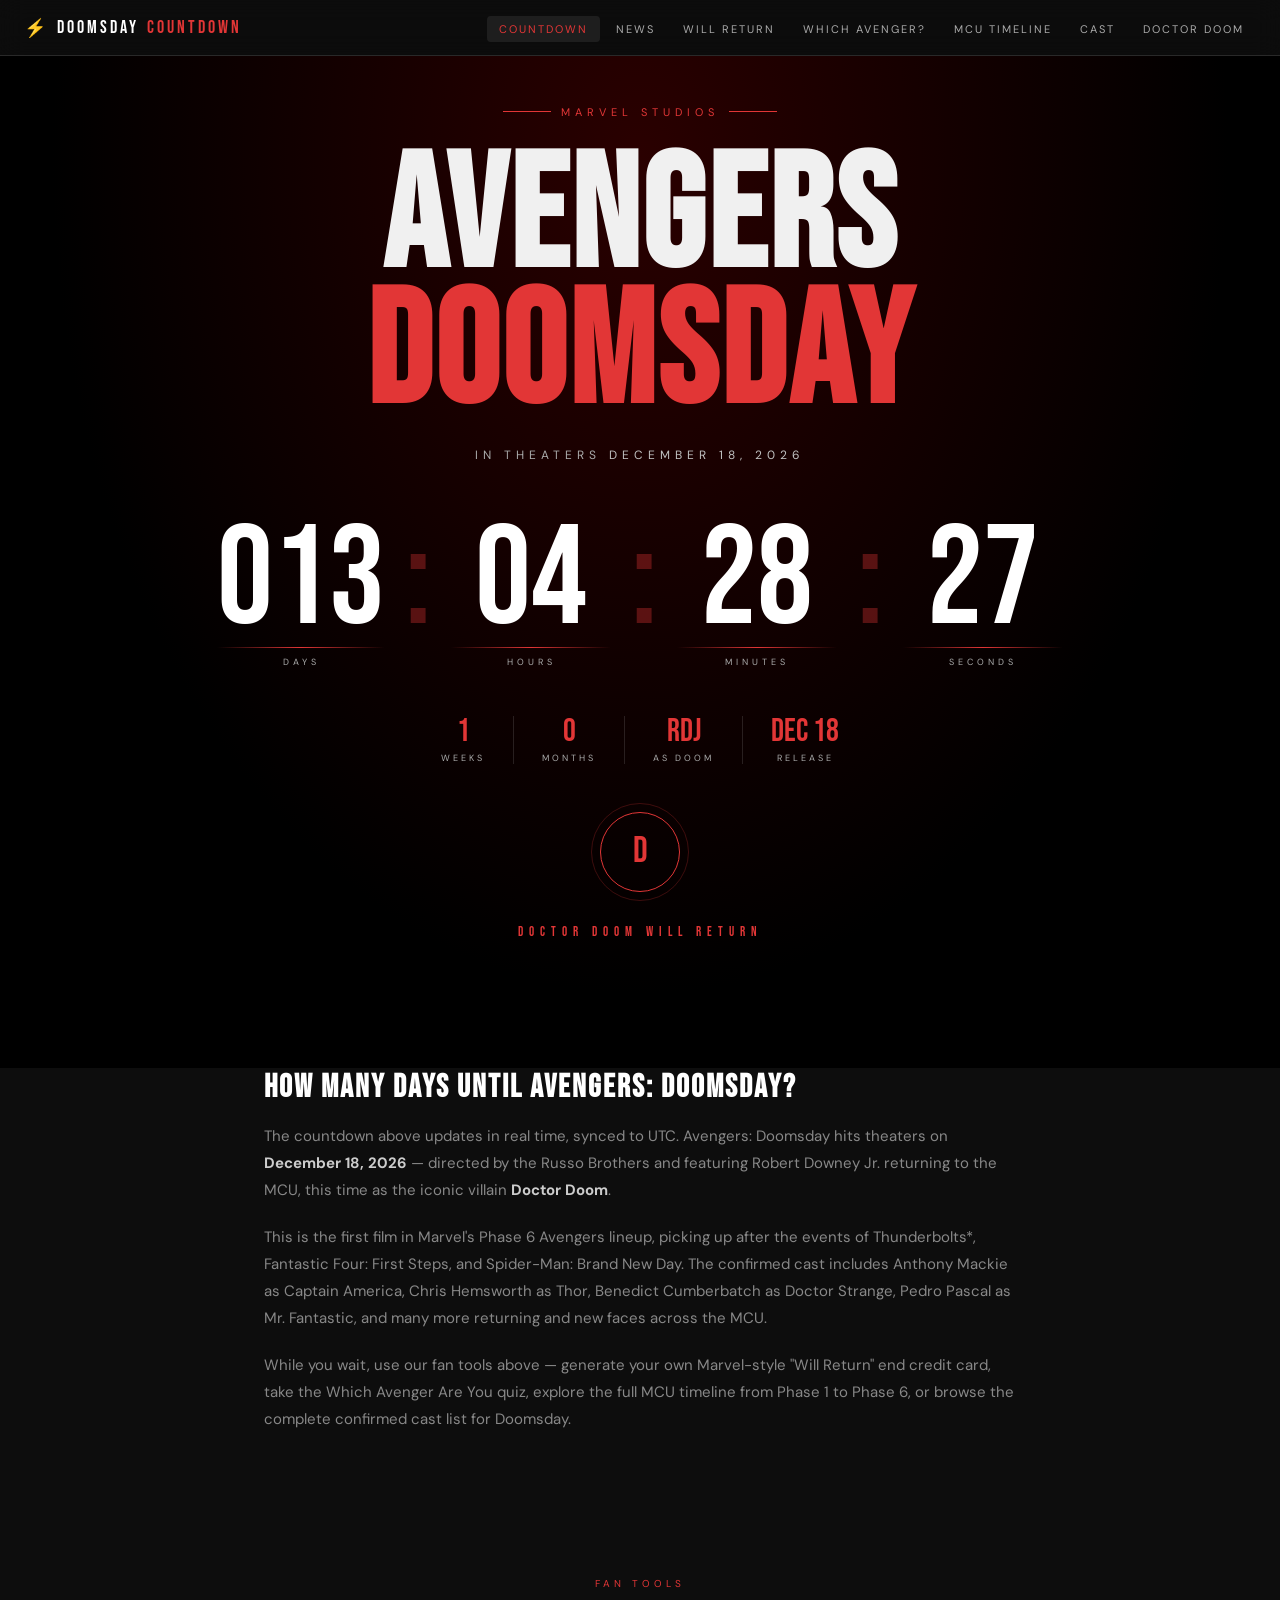
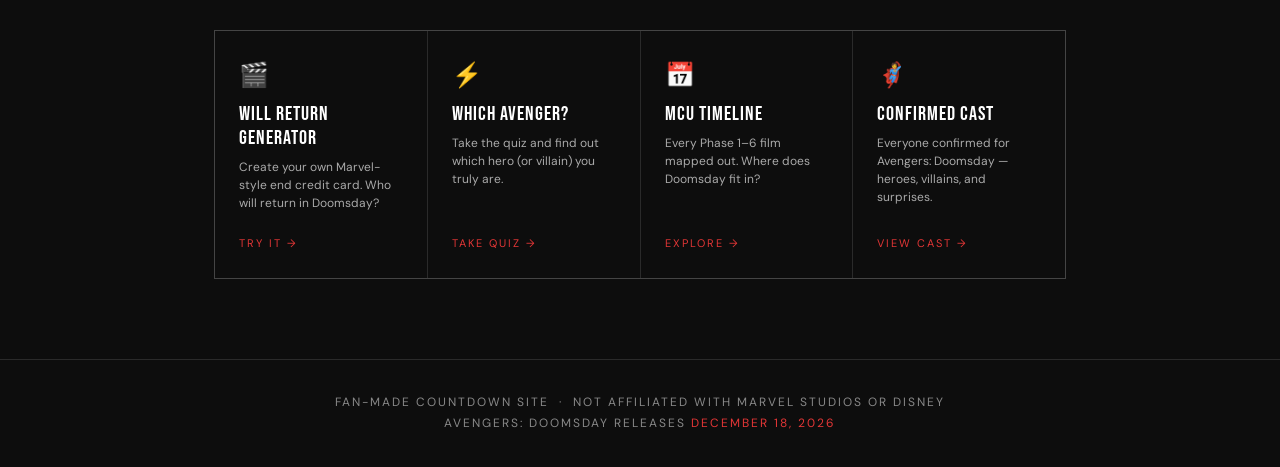
<file: index.html>
<!DOCTYPE html>
<html lang="en">
<head>
  <meta charset="UTF-8">
  <meta name="viewport" content="width=device-width, initial-scale=1.0">
  <title>Avengers: Doomsday Countdown — Days Until December 18, 2026</title>
  <meta name="description" content="Live real-time countdown to Avengers: Doomsday. Track exactly how many days, hours, minutes and seconds until Doctor Doom arrives — December 18, 2026.">
  <meta name="keywords" content="avengers doomsday countdown, days until avengers doomsday, avengers doomsday release date, december 18 2026, doctor doom mcu, avengers doomsday timer">
  <meta name="robots" content="index, follow">
  <link rel="canonical" href="https://avengersdoomsdayclock.pages.dev/">

  <!-- Open Graph -->
  <meta property="og:type" content="website">
  <meta property="og:url" content="https://avengersdoomsdayclock.pages.dev/">
  <meta property="og:title" content="Avengers: Doomsday Countdown — Days Until December 18, 2026">
  <meta property="og:description" content="Live real-time countdown to Avengers: Doomsday. Track exactly how many days, hours, minutes and seconds until Doctor Doom arrives.">
  <meta property="og:site_name" content="Avengers Doomsday Countdown">

  <!-- Twitter Card -->
  <meta name="twitter:card" content="summary_large_image">
  <meta name="twitter:title" content="Avengers: Doomsday Countdown">
  <meta name="twitter:description" content="Live countdown to Avengers: Doomsday — December 18, 2026. How many days until Doctor Doom arrives?">

  <!-- Structured Data -->
  <script type="application/ld+json">
  {
    "@context": "https://schema.org",
    "@type": "WebSite",
    "name": "Avengers Doomsday Countdown",
    "url": "https://avengersdoomsdayclock.pages.dev/",
    "description": "Live real-time countdown to Avengers: Doomsday releasing December 18, 2026.",
    "potentialAction": {
      "@type": "SearchAction",
      "target": "https://avengersdoomsdayclock.pages.dev/?q={search_term_string}",
      "query-input": "required name=search_term_string"
    }
  }
  </script>
  <script type="application/ld+json">
  {
    "@context": "https://schema.org",
    "@type": "Event",
    "name": "Avengers: Doomsday",
    "startDate": "2026-12-18",
    "eventStatus": "https://schema.org/EventScheduled",
    "eventAttendanceMode": "https://schema.org/OfflineEventAttendanceMode",
    "location": {
      "@type": "Place",
      "name": "Theaters Worldwide"
    },
    "description": "Avengers: Doomsday is the upcoming Marvel Studios film releasing December 18, 2026, directed by the Russo Brothers and featuring Robert Downey Jr. as Doctor Doom.",
    "organizer": {
      "@type": "Organization",
      "name": "Marvel Studios"
    }
  }
  </script>

  <link rel="stylesheet" href="shared.css">
  <style>
    .hero {
      position: relative;
      min-height: calc(100vh - 56px);
      display: flex;
      flex-direction: column;
      align-items: center;
      justify-content: center;
      padding: 40px 24px 80px;
      overflow: hidden;
    }

    .hero-bg {
      position: absolute;
      inset: 0;
      background: radial-gradient(ellipse at 50% 10%, #2a0000 0%, #000 65%);
      z-index: 0;
    }

    .hero-content {
      position: relative;
      z-index: 1;
      text-align: center;
      width: 100%;
      max-width: 900px;
    }

    .studio-badge {
      display: inline-flex;
      align-items: center;
      gap: 10px;
      margin-bottom: 32px;
      opacity: 0;
      animation: fadeUp 0.7s ease 0.1s forwards;
    }

    .studio-badge-line { width: 48px; height: 1px; background: var(--red); }

    .studio-badge span {
      font-size: 11px;
      letter-spacing: 5px;
      text-transform: uppercase;
      color: var(--red);
    }

    .hero-title {
      font-family: var(--bebas);
      font-size: clamp(64px, 16vw, 160px);
      line-height: 0.85;
      letter-spacing: 3px;
      opacity: 0;
      animation: fadeUp 0.7s ease 0.25s forwards;
    }

    .hero-title .line2 { color: var(--red); }

    .hero-date {
      margin: 24px 0 48px;
      font-size: 12px;
      letter-spacing: 5px;
      text-transform: uppercase;
      color: #aaa;
      opacity: 0;
      animation: fadeUp 0.7s ease 0.4s forwards;
    }

    .hero-date span { color: #c0c0c0; }

    /* TIMER */
    .timer {
      display: flex;
      align-items: flex-start;
      justify-content: center;
      gap: clamp(6px, 2vw, 20px);
      margin-bottom: 48px;
      opacity: 0;
      animation: fadeUp 0.7s ease 0.55s forwards;
    }

    .timer-unit { text-align: center; }

    .timer-number {
      font-family: var(--bebas);
      font-size: clamp(64px, 15vw, 140px);
      line-height: 1;
      min-width: clamp(70px, 16vw, 160px);
      color: #fff;
      position: relative;
      display: block;
    }

    .timer-number::after {
      content: '';
      display: block;
      height: 1px;
      background: linear-gradient(90deg, transparent, var(--red) 50%, transparent);
      margin-top: -4px;
    }

    .timer-label {
      font-size: 9px;
      letter-spacing: 4px;
      text-transform: uppercase;
      color: #aaa;
      margin-top: 8px;
    }

    .timer-sep {
      font-family: var(--bebas);
      font-size: clamp(64px, 15vw, 140px);
      color: var(--red);
      opacity: 0.35;
      line-height: 1;
      padding-top: 0;
    }

    /* STATS ROW */
    .stats-row {
      display: flex;
      gap: 0;
      justify-content: center;
      margin-bottom: 48px;
      opacity: 0;
      animation: fadeUp 0.7s ease 0.7s forwards;
    }

    .stat-item {
      padding: 0 28px;
      text-align: center;
      border-right: 1px solid var(--border);
    }

    .stat-item:last-child { border-right: none; }

    .stat-num {
      font-family: var(--bebas);
      font-size: 32px;
      color: var(--red);
      line-height: 1;
    }

    .stat-lbl {
      font-size: 9px;
      letter-spacing: 3px;
      text-transform: uppercase;
      color: #aaa;
      margin-top: 4px;
    }

    /* TOOLS GRID */
    .tools-section {
      padding: 80px 24px;
      max-width: 900px;
      margin: 0 auto;
    }

    .tools-eyebrow {
      text-align: center;
      font-size: 10px;
      letter-spacing: 4px;
      text-transform: uppercase;
      color: var(--red);
      margin-bottom: 40px;
    }

    .tools-grid {
      display: grid;
      grid-template-columns: repeat(auto-fit, minmax(200px, 1fr));
      gap: 1px;
      background: var(--border);
      border: 1px solid var(--border);
    }

    .tool-card {
      background: var(--bg);
      padding: 28px 24px;
      display: flex;
      flex-direction: column;
      gap: 8px;
      transition: background 0.2s;
      cursor: pointer;
    }

    .tool-card:hover { background: var(--bg3); }

    .tool-card-icon {
      font-size: 24px;
      margin-bottom: 4px;
    }

    .tool-card-title {
      font-family: var(--bebas);
      font-size: 20px;
      letter-spacing: 1px;
      color: #fff;
    }

    .tool-card-desc {
      font-size: 12px;
      color: #aaa;
      line-height: 1.5;
    }

    .tool-card-arrow {
      margin-top: auto;
      padding-top: 16px;
      font-size: 11px;
      letter-spacing: 2px;
      color: var(--red);
      text-transform: uppercase;
    }

    /* DOOM RING */
    .doom-ring-wrap {
      margin: 0 auto 32px;
      width: 80px;
      height: 80px;
      opacity: 0;
      animation: fadeIn 1s ease 1.2s forwards;
    }

    .doom-ring {
      width: 80px;
      height: 80px;
      border-radius: 50%;
      border: 1px solid var(--red);
      display: flex;
      align-items: center;
      justify-content: center;
      position: relative;
      animation: ringPulse 3s ease infinite;
    }

    .doom-ring::before {
      content: '';
      position: absolute;
      inset: -10px;
      border-radius: 50%;
      border: 1px solid rgba(226,54,54,0.25);
      animation: ringPulse 3s ease 1s infinite;
    }

    .doom-ring-letter {
      font-family: var(--bebas);
      font-size: 36px;
      color: var(--red);
    }

    @keyframes ringPulse {
      0%, 100% { opacity: 1; transform: scale(1); }
      50% { opacity: 0.5; transform: scale(1.06); }
    }

    .will-return-text {
      font-family: var(--bebas);
      font-size: 13px;
      letter-spacing: 6px;
      color: var(--red);
      text-align: center;
      margin-bottom: 48px;
      opacity: 0;
      animation: fadeIn 0.8s ease 1.4s forwards;
    }

    @keyframes fadeUp {
      from { opacity: 0; transform: translateY(18px); }
      to { opacity: 1; transform: translateY(0); }
    }

    @keyframes fadeIn {
      from { opacity: 0; }
      to { opacity: 1; }
    }

    .flip { animation: flipNum 0.2s ease; }
    @keyframes flipNum {
      0% { transform: scaleY(0.6); opacity: 0.4; }
      100% { transform: scaleY(1); opacity: 1; }
    }
  </style>
</head>
<body>
<div class="page">
  <section class="hero">
    <div class="hero-bg"></div>
    <div class="hero-content">
      <div class="studio-badge">
        <div class="studio-badge-line"></div>
        <span>Marvel Studios</span>
        <div class="studio-badge-line"></div>
      </div>

      <h1 class="hero-title">
        <div>Avengers</div>
        <div class="line2">Doomsday</div>
      </h1>

      <p class="hero-date">In theaters <span>December 18, 2026</span></p>

      <div class="timer" id="timer">
        <div class="timer-unit">
          <span class="timer-number" id="days">000</span>
          <div class="timer-label">Days</div>
        </div>
        <div class="timer-sep">:</div>
        <div class="timer-unit">
          <span class="timer-number" id="hours">00</span>
          <div class="timer-label">Hours</div>
        </div>
        <div class="timer-sep">:</div>
        <div class="timer-unit">
          <span class="timer-number" id="minutes">00</span>
          <div class="timer-label">Minutes</div>
        </div>
        <div class="timer-sep">:</div>
        <div class="timer-unit">
          <span class="timer-number" id="seconds">00</span>
          <div class="timer-label">Seconds</div>
        </div>
      </div>

      <div class="stats-row">
        <div class="stat-item">
          <div class="stat-num" id="stat-weeks">--</div>
          <div class="stat-lbl">Weeks</div>
        </div>
        <div class="stat-item">
          <div class="stat-num" id="stat-months">--</div>
          <div class="stat-lbl">Months</div>
        </div>
        <div class="stat-item">
          <div class="stat-num">RDJ</div>
          <div class="stat-lbl">As Doom</div>
        </div>
        <div class="stat-item">
          <div class="stat-num">Dec 18</div>
          <div class="stat-lbl">Release</div>
        </div>
      </div>

      <div class="doom-ring-wrap">
        <div class="doom-ring">
          <div class="doom-ring-letter">D</div>
        </div>
      </div>

      <div class="will-return-text">Doctor Doom will return</div>
    </div>
  </section>

  <!-- SEO CONTENT -->
  <section style="max-width:800px;margin:0 auto;padding:0 24px 64px;">
    <h2 style="font-family:var(--bebas);font-size:32px;letter-spacing:2px;color:#fff;margin-bottom:16px;">How Many Days Until Avengers: Doomsday?</h2>
    <p style="font-size:15px;color:#888;line-height:1.8;margin-bottom:20px;">
      The countdown above updates in real time, synced to UTC. Avengers: Doomsday hits theaters on <strong style="color:#ccc;">December 18, 2026</strong> — directed by the Russo Brothers and featuring Robert Downey Jr. returning to the MCU, this time as the iconic villain <strong style="color:#ccc;">Doctor Doom</strong>.
    </p>
    <p style="font-size:15px;color:#888;line-height:1.8;margin-bottom:20px;">
      This is the first film in Marvel's Phase 6 Avengers lineup, picking up after the events of Thunderbolts*, Fantastic Four: First Steps, and Spider-Man: Brand New Day. The confirmed cast includes Anthony Mackie as Captain America, Chris Hemsworth as Thor, Benedict Cumberbatch as Doctor Strange, Pedro Pascal as Mr. Fantastic, and many more returning and new faces across the MCU.
    </p>
    <p style="font-size:15px;color:#888;line-height:1.8;">
      While you wait, use our fan tools above — generate your own Marvel-style "Will Return" end credit card, take the Which Avenger Are You quiz, explore the full MCU timeline from Phase 1 to Phase 6, or browse the complete confirmed cast list for Doomsday.
    </p>
  </section>

  <!-- TOOLS GRID -->
  <section class="tools-section">
    <div class="tools-eyebrow">Fan Tools</div>
    <div class="tools-grid">
      <a href="will-return.html" class="tool-card">
        <div class="tool-card-icon">🎬</div>
        <div class="tool-card-title">Will Return Generator</div>
        <div class="tool-card-desc">Create your own Marvel-style end credit card. Who will return in Doomsday?</div>
        <div class="tool-card-arrow">Try it →</div>
      </a>
      <a href="quiz.html" class="tool-card">
        <div class="tool-card-icon">⚡</div>
        <div class="tool-card-title">Which Avenger?</div>
        <div class="tool-card-desc">Take the quiz and find out which hero (or villain) you truly are.</div>
        <div class="tool-card-arrow">Take quiz →</div>
      </a>
      <a href="timeline.html" class="tool-card">
        <div class="tool-card-icon">📅</div>
        <div class="tool-card-title">MCU Timeline</div>
        <div class="tool-card-desc">Every Phase 1–6 film mapped out. Where does Doomsday fit in?</div>
        <div class="tool-card-arrow">Explore →</div>
      </a>
      <a href="cast.html" class="tool-card">
        <div class="tool-card-icon">🦸</div>
        <div class="tool-card-title">Confirmed Cast</div>
        <div class="tool-card-desc">Everyone confirmed for Avengers: Doomsday — heroes, villains, and surprises.</div>
        <div class="tool-card-arrow">View cast →</div>
      </a>
    </div>
  </section>
</div>

<script src="shared.js"></script>
<script>
  injectNav('index.html');
  injectFooter();
  injectParticles(30);

  const TARGET = new Date('2026-12-18T00:00:00Z');
  const els = {
    days: document.getElementById('days'),
    hours: document.getElementById('hours'),
    minutes: document.getElementById('minutes'),
    seconds: document.getElementById('seconds'),
    weeks: document.getElementById('stat-weeks'),
    months: document.getElementById('stat-months'),
  };
  let prev = {};

  function pad(n, len) { return String(n).padStart(len, '0'); }

  function setEl(el, val, len) {
    const s = pad(val, len);
    if (prev[el.id] !== s) {
      el.textContent = s;
      el.classList.remove('flip');
      void el.offsetWidth;
      el.classList.add('flip');
      prev[el.id] = s;
    }
  }

  function tick() {
    const diff = TARGET - Date.now();
    if (diff <= 0) return;
    const totalSec = Math.floor(diff / 1000);
    const d = Math.floor(totalSec / 86400);
    const h = Math.floor((totalSec % 86400) / 3600);
    const m = Math.floor((totalSec % 3600) / 60);
    const s = totalSec % 60;
    setEl(els.days, d, 3);
    setEl(els.hours, h, 2);
    setEl(els.minutes, m, 2);
    setEl(els.seconds, s, 2);
    const w = Math.floor(d / 7);
    const mo = Math.floor(d / 30);
    if (prev.w !== w) { els.weeks.textContent = w; prev.w = w; }
    if (prev.mo !== mo) { els.months.textContent = mo; prev.mo = mo; }
  }

  tick();
  setInterval(tick, 1000);
</script>
</body>
</html>
</file>
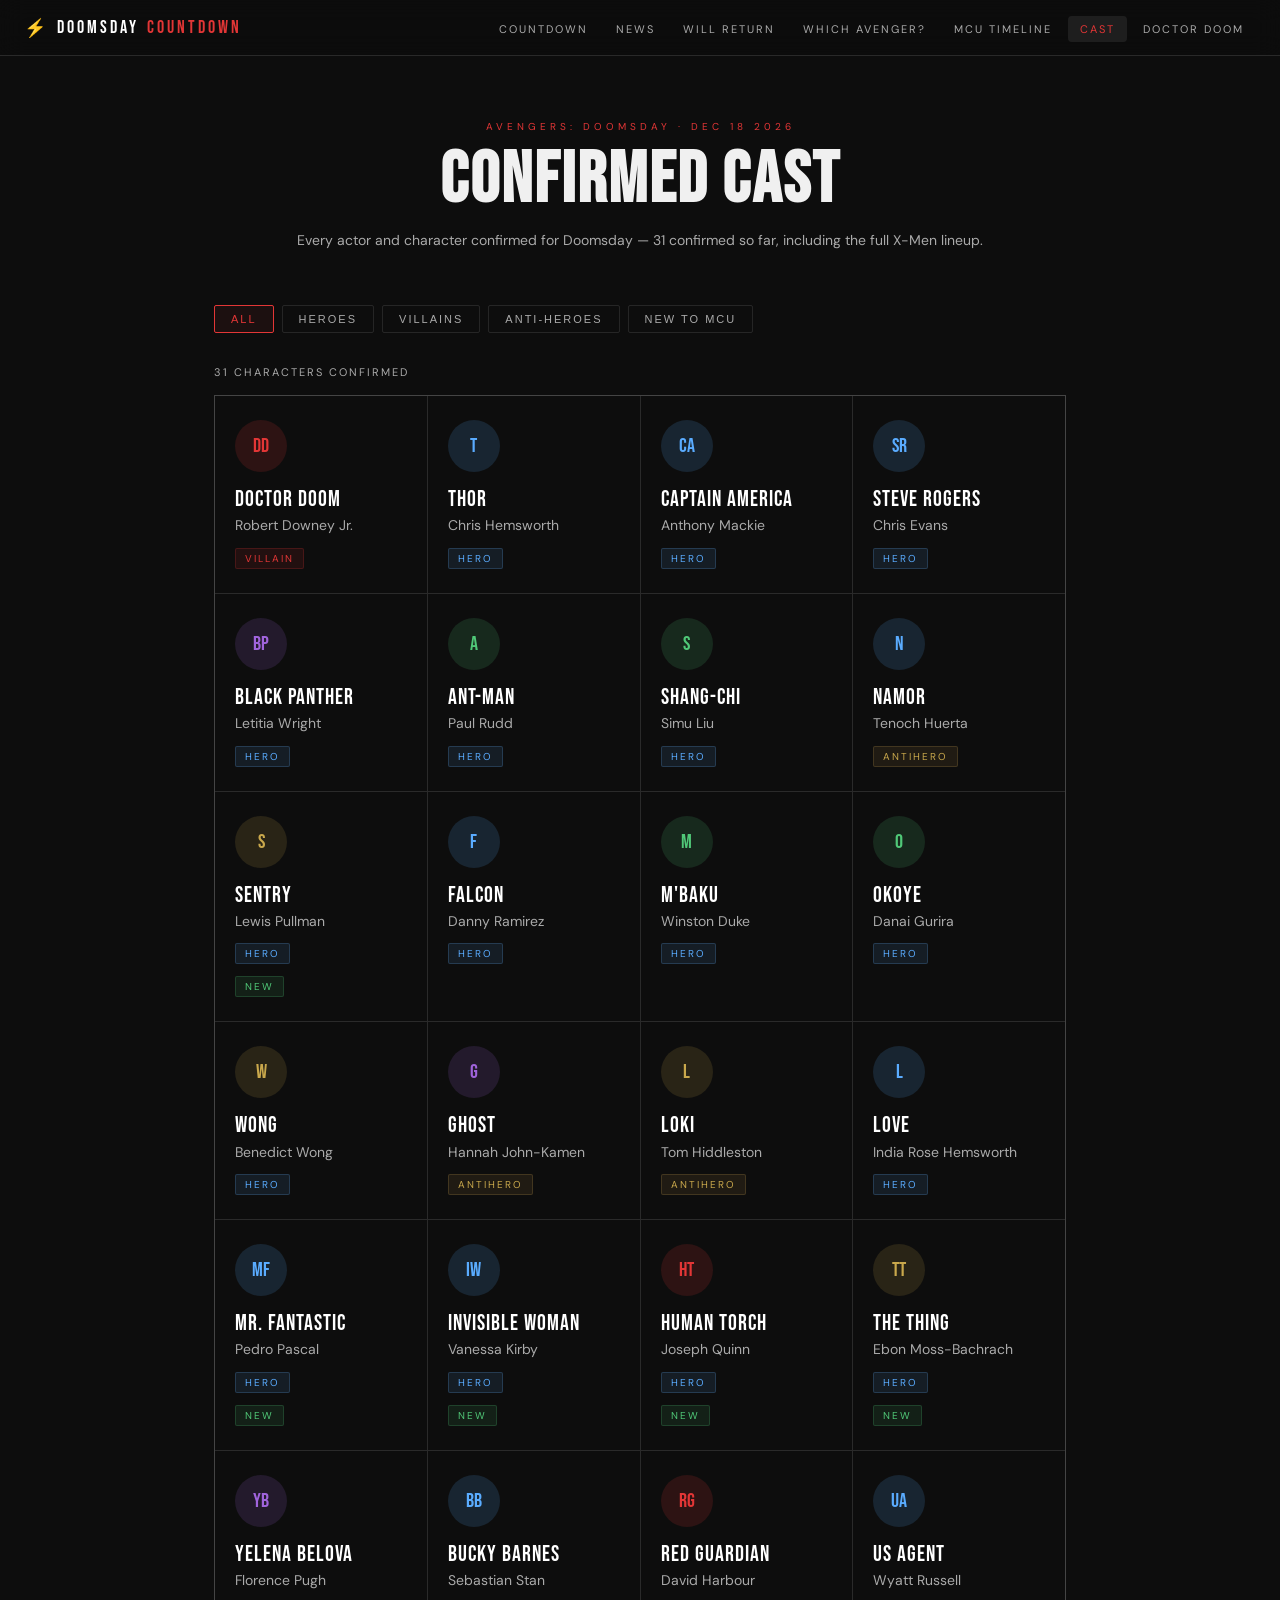
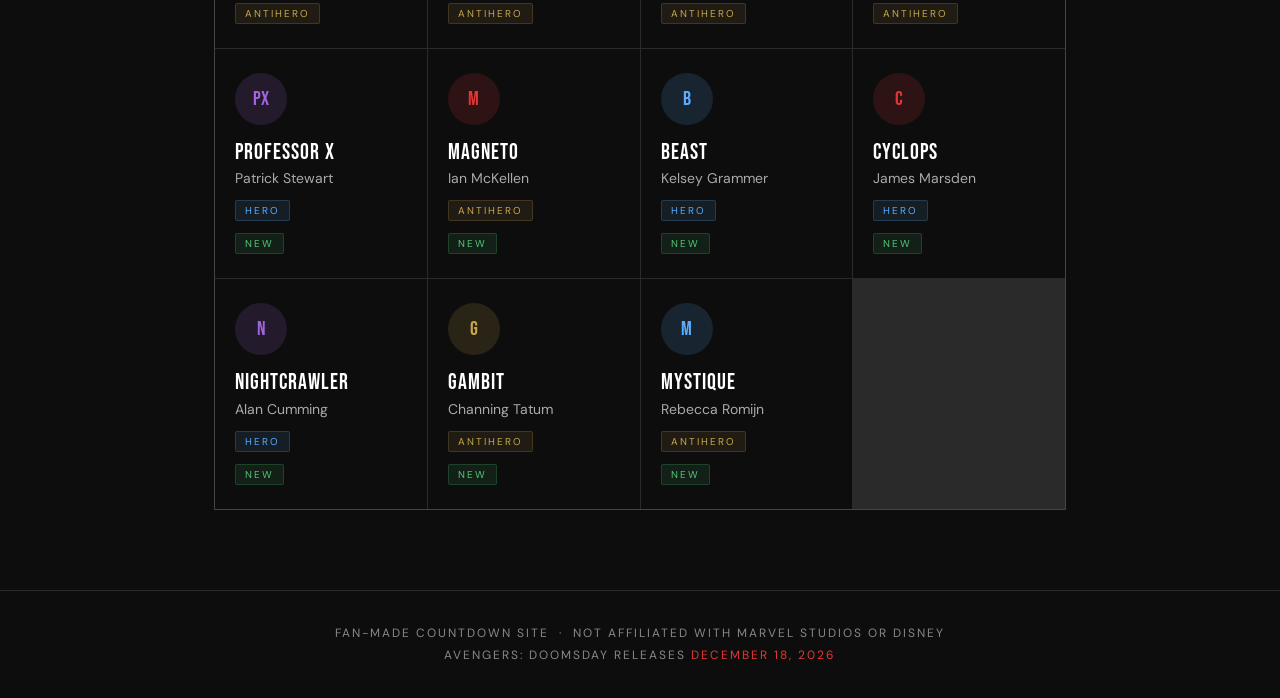
<file: cast.html>
<!DOCTYPE html>
<html lang="en">
<head>
  <meta charset="UTF-8">
  <meta name="viewport" content="width=device-width, initial-scale=1.0">
  <title>Avengers Doomsday Confirmed Cast 2026 — Every Actor and Character</title>
  <meta name="description" content="Full confirmed cast for Avengers Doomsday December 2026. Robert Downey Jr as Doctor Doom, Anthony Mackie, Pedro Pascal, Chris Hemsworth and more.">
  <meta name="keywords" content="avengers doomsday cast, avengers doomsday confirmed cast, who is in avengers doomsday, doctor doom cast, rdj doctor doom">
  <meta name="robots" content="index, follow">
  <link rel="canonical" href="https://avengersdoomsdayclock.pages.dev/cast.html">
  <meta property="og:type" content="website">
  <meta property="og:url" content="https://avengersdoomsdayclock.pages.dev/cast.html">
  <meta property="og:title" content="Avengers Doomsday Confirmed Cast — Every Hero and Villain">
  <meta property="og:description" content="Every confirmed actor and character for Avengers Doomsday. RDJ as Doctor Doom plus 20+ more heroes and villains.">
  <meta name="twitter:card" content="summary_large_image">
  <meta name="twitter:title" content="Avengers Doomsday Confirmed Cast 2026">
  <link rel="stylesheet" href="shared.css">
  <style>
    .cast-page {
      max-width: 900px;
      margin: 0 auto;
      padding: 64px 24px 80px;
    }

    .cast-header {
      text-align: center;
      margin-bottom: 56px;
    }

    .cast-header .eyebrow {
      font-size: 10px;
      letter-spacing: 4px;
      text-transform: uppercase;
      color: var(--red);
      margin-bottom: 12px;
    }

    .cast-header h1 {
      font-family: var(--bebas);
      font-size: clamp(40px, 10vw, 72px);
      letter-spacing: 2px;
      line-height: 1;
    }

    .cast-header p {
      margin-top: 14px;
      font-size: 14px;
      color: #aaa;
    }

    /* FILTERS */
    .cast-filters {
      display: flex;
      gap: 8px;
      flex-wrap: wrap;
      margin-bottom: 32px;
    }

    .filter-btn {
      background: transparent;
      border: 1px solid rgba(255,255,255,0.1);
      color: #aaa;
      font-size: 11px;
      letter-spacing: 2px;
      text-transform: uppercase;
      padding: 7px 16px;
      border-radius: 2px;
      cursor: pointer;
      transition: all 0.2s;
    }

    .filter-btn:hover { border-color: #fff; color: #fff; }
    .filter-btn.active { border-color: var(--red); color: var(--red); background: rgba(226,54,54,0.07); }

    /* CAST GRID */
    .cast-grid {
      display: grid;
      grid-template-columns: repeat(auto-fill, minmax(200px, 1fr));
      gap: 1px;
      background: var(--border);
      border: 1px solid var(--border);
    }

    .cast-card {
      background: var(--bg);
      padding: 24px 20px;
      display: flex;
      flex-direction: column;
      gap: 4px;
      transition: background 0.15s;
    }

    .cast-card:hover { background: var(--bg3); }

    .cast-initial {
      width: 52px;
      height: 52px;
      border-radius: 50%;
      display: flex;
      align-items: center;
      justify-content: center;
      font-family: var(--bebas);
      font-size: 20px;
      margin-bottom: 12px;
      flex-shrink: 0;
    }

    .cast-character {
      font-family: var(--bebas);
      font-size: 22px;
      letter-spacing: 1px;
      color: #fff;
      line-height: 1.1;
    }

    .cast-actor {
      font-size: 14px;
      color: #aaa;
      line-height: 1.4;
    }

    .cast-tag {
      display: inline-block;
      font-size: 10px;
      letter-spacing: 2px;
      text-transform: uppercase;
      padding: 3px 9px;
      border-radius: 2px;
      margin-top: 8px;
      align-self: flex-start;
    }

    .tag-hero { background: rgba(100,180,255,0.1); color: #5aacff; border: 1px solid rgba(100,180,255,0.2); }
    .tag-villain { background: rgba(226,54,54,0.1); color: var(--red); border: 1px solid rgba(226,54,54,0.2); }
    .tag-antihero { background: rgba(200,160,80,0.1); color: #c9a84c; border: 1px solid rgba(200,160,80,0.2); }
    .tag-new { background: rgba(80,200,120,0.1); color: #50c878; border: 1px solid rgba(80,200,120,0.2); }

    /* INITIALS COLORS */
    .ic-red { background: rgba(226,54,54,0.15); color: var(--red); }
    .ic-blue { background: rgba(90,172,255,0.15); color: #5aacff; }
    .ic-gold { background: rgba(201,168,76,0.15); color: var(--gold); }
    .ic-green { background: rgba(80,200,120,0.15); color: #50c878; }
    .ic-purple { background: rgba(160,100,220,0.15); color: #a064dc; }

    /* HIDDEN */
    .cast-card.hidden { display: none; }

    /* COUNT */
    .cast-count {
      font-size: 11px;
      letter-spacing: 2px;
      color: #aaa;
      text-transform: uppercase;
      margin-bottom: 16px;
    }

    @media (max-width: 640px) {
      .article-wrap, .wr-page, .quiz-page, .tl-page, .cast-page, .news-page {
        padding-left: 16px;
        padding-right: 16px;
        padding-top: 40px;
      }
      .doom-section p, .scene p, .article-conclusion p, .news-body {
        font-size: 16px !important;
        line-height: 1.8 !important;
        color: #c8c8c8 !important;
      }
      .cast-character { font-size: 20px !important; }
      .cast-actor { font-size: 14px !important; color: #bbb !important; }
      .film-title { font-size: 15px !important; color: #ccc !important; }
      .film-year { font-size: 14px !important; color: #aaa !important; }
      .news-headline { font-size: 20px !important; }
      .news-date { font-size: 11px !important; }
      .answer-btn { font-size: 15px !important; padding: 14px 16px !important; }
      .q-text { font-size: 24px !important; }
      .compare-table { font-size: 13px !important; }
      .compare-table td, .compare-table th { padding: 10px 10px !important; }
      .power-desc { font-size: 13px !important; color: #bbb !important; }
      .doom-tl-text { font-size: 14px !important; color: #c0c0c0 !important; }
      .toc-list a { font-size: 14px !important; color: #bbb !important; }
      .related-card-desc { font-size: 13px !important; color: #bbb !important; }
    }
  </style>
</head>
<body>
<div class="page">
  <main class="cast-page">
    <div class="cast-header">
      <div class="eyebrow">Avengers: Doomsday · Dec 18 2026</div>
      <h1>Confirmed Cast</h1>
      <p>Every actor and character confirmed for Doomsday — 31 confirmed so far, including the full X-Men lineup.</p>
    </div>

    <div class="cast-filters" id="filters">
      <button class="filter-btn active" onclick="filter('all', this)">All</button>
      <button class="filter-btn" onclick="filter('hero', this)">Heroes</button>
      <button class="filter-btn" onclick="filter('villain', this)">Villains</button>
      <button class="filter-btn" onclick="filter('antihero', this)">Anti-Heroes</button>
      <button class="filter-btn" onclick="filter('new', this)">New to MCU</button>
    </div>

    <div class="cast-count" id="cast-count"></div>

    <div class="cast-grid" id="cast-grid"></div>
  </main>
</div>

<script src="shared.js"></script>
<script>
  injectNav('cast.html');
  injectFooter();
  injectParticles(15);

  const CAST = [
    // Villain
    { character: 'Doctor Doom', actor: 'Robert Downey Jr.', type: 'villain', color: 'ic-red' },
    // Avengers / Heroes
    { character: 'Thor', actor: 'Chris Hemsworth', type: 'hero', color: 'ic-blue' },
    { character: 'Captain America', actor: 'Anthony Mackie', type: 'hero', color: 'ic-blue' },
    { character: 'Steve Rogers', actor: 'Chris Evans', type: 'hero', color: 'ic-blue' },
    { character: 'Black Panther', actor: 'Letitia Wright', type: 'hero', color: 'ic-purple' },
    { character: 'Ant-Man', actor: 'Paul Rudd', type: 'hero', color: 'ic-green' },
    { character: 'Shang-Chi', actor: 'Simu Liu', type: 'hero', color: 'ic-green' },
    { character: 'Namor', actor: 'Tenoch Huerta', type: 'antihero', color: 'ic-blue' },
    { character: 'Sentry', actor: 'Lewis Pullman', type: 'hero', color: 'ic-gold', new: true },
    { character: 'Falcon', actor: 'Danny Ramirez', type: 'hero', color: 'ic-blue' },
    { character: 'M\'Baku', actor: 'Winston Duke', type: 'hero', color: 'ic-green' },
    { character: 'Okoye', actor: 'Danai Gurira', type: 'hero', color: 'ic-green' },
    { character: 'Wong', actor: 'Benedict Wong', type: 'hero', color: 'ic-gold' },
    { character: 'Ghost', actor: 'Hannah John-Kamen', type: 'antihero', color: 'ic-purple' },
    { character: 'Loki', actor: 'Tom Hiddleston', type: 'antihero', color: 'ic-gold' },
    { character: 'Love', actor: 'India Rose Hemsworth', type: 'hero', color: 'ic-blue' },
    // Fantastic Four
    { character: 'Mr. Fantastic', actor: 'Pedro Pascal', type: 'hero', color: 'ic-blue', new: true },
    { character: 'Invisible Woman', actor: 'Vanessa Kirby', type: 'hero', color: 'ic-blue', new: true },
    { character: 'Human Torch', actor: 'Joseph Quinn', type: 'hero', color: 'ic-red', new: true },
    { character: 'The Thing', actor: 'Ebon Moss-Bachrach', type: 'hero', color: 'ic-gold', new: true },
    // Thunderbolts
    { character: 'Yelena Belova', actor: 'Florence Pugh', type: 'antihero', color: 'ic-purple' },
    { character: 'Bucky Barnes', actor: 'Sebastian Stan', type: 'antihero', color: 'ic-blue' },
    { character: 'Red Guardian', actor: 'David Harbour', type: 'antihero', color: 'ic-red' },
    { character: 'US Agent', actor: 'Wyatt Russell', type: 'antihero', color: 'ic-blue' },
    // X-Men
    { character: 'Professor X', actor: 'Patrick Stewart', type: 'hero', color: 'ic-purple', new: true },
    { character: 'Magneto', actor: 'Ian McKellen', type: 'antihero', color: 'ic-red', new: true },
    { character: 'Beast', actor: 'Kelsey Grammer', type: 'hero', color: 'ic-blue', new: true },
    { character: 'Cyclops', actor: 'James Marsden', type: 'hero', color: 'ic-red', new: true },
    { character: 'Nightcrawler', actor: 'Alan Cumming', type: 'hero', color: 'ic-purple', new: true },
    { character: 'Gambit', actor: 'Channing Tatum', type: 'antihero', color: 'ic-gold', new: true },
    { character: 'Mystique', actor: 'Rebecca Romijn', type: 'antihero', color: 'ic-blue', new: true },
  ];

  const grid = document.getElementById('cast-grid');
  const countEl = document.getElementById('cast-count');

  function getInitials(name) {
    return name.split(' ').map(w => w[0]).slice(0, 2).join('');
  }

  CAST.forEach(c => {
    const card = document.createElement('div');
    const types = [c.type];
    if (c.new) types.push('new');
    card.className = 'cast-card';
    card.dataset.types = types.join(' ');

    let tagHtml = `<span class="cast-tag tag-${c.type}">${c.type}</span>`;
    if (c.new) tagHtml += ` <span class="cast-tag tag-new">New</span>`;

    card.innerHTML = `
      <div class="cast-initial ${c.color}">${getInitials(c.character)}</div>
      <div class="cast-character">${c.character}</div>
      <div class="cast-actor">${c.actor}</div>
      ${tagHtml}
    `;
    grid.appendChild(card);
  });

  function updateCount() {
    const visible = document.querySelectorAll('.cast-card:not(.hidden)').length;
    countEl.textContent = `${visible} character${visible !== 1 ? 's' : ''} confirmed`;
  }

  function filter(type, btn) {
    document.querySelectorAll('.filter-btn').forEach(b => b.classList.remove('active'));
    btn.classList.add('active');
    document.querySelectorAll('.cast-card').forEach(card => {
      if (type === 'all') {
        card.classList.remove('hidden');
      } else {
        const types = card.dataset.types.split(' ');
        card.classList.toggle('hidden', !types.includes(type));
      }
    });
    updateCount();
  }

  updateCount();
</script>
</body>
</html>
</file>
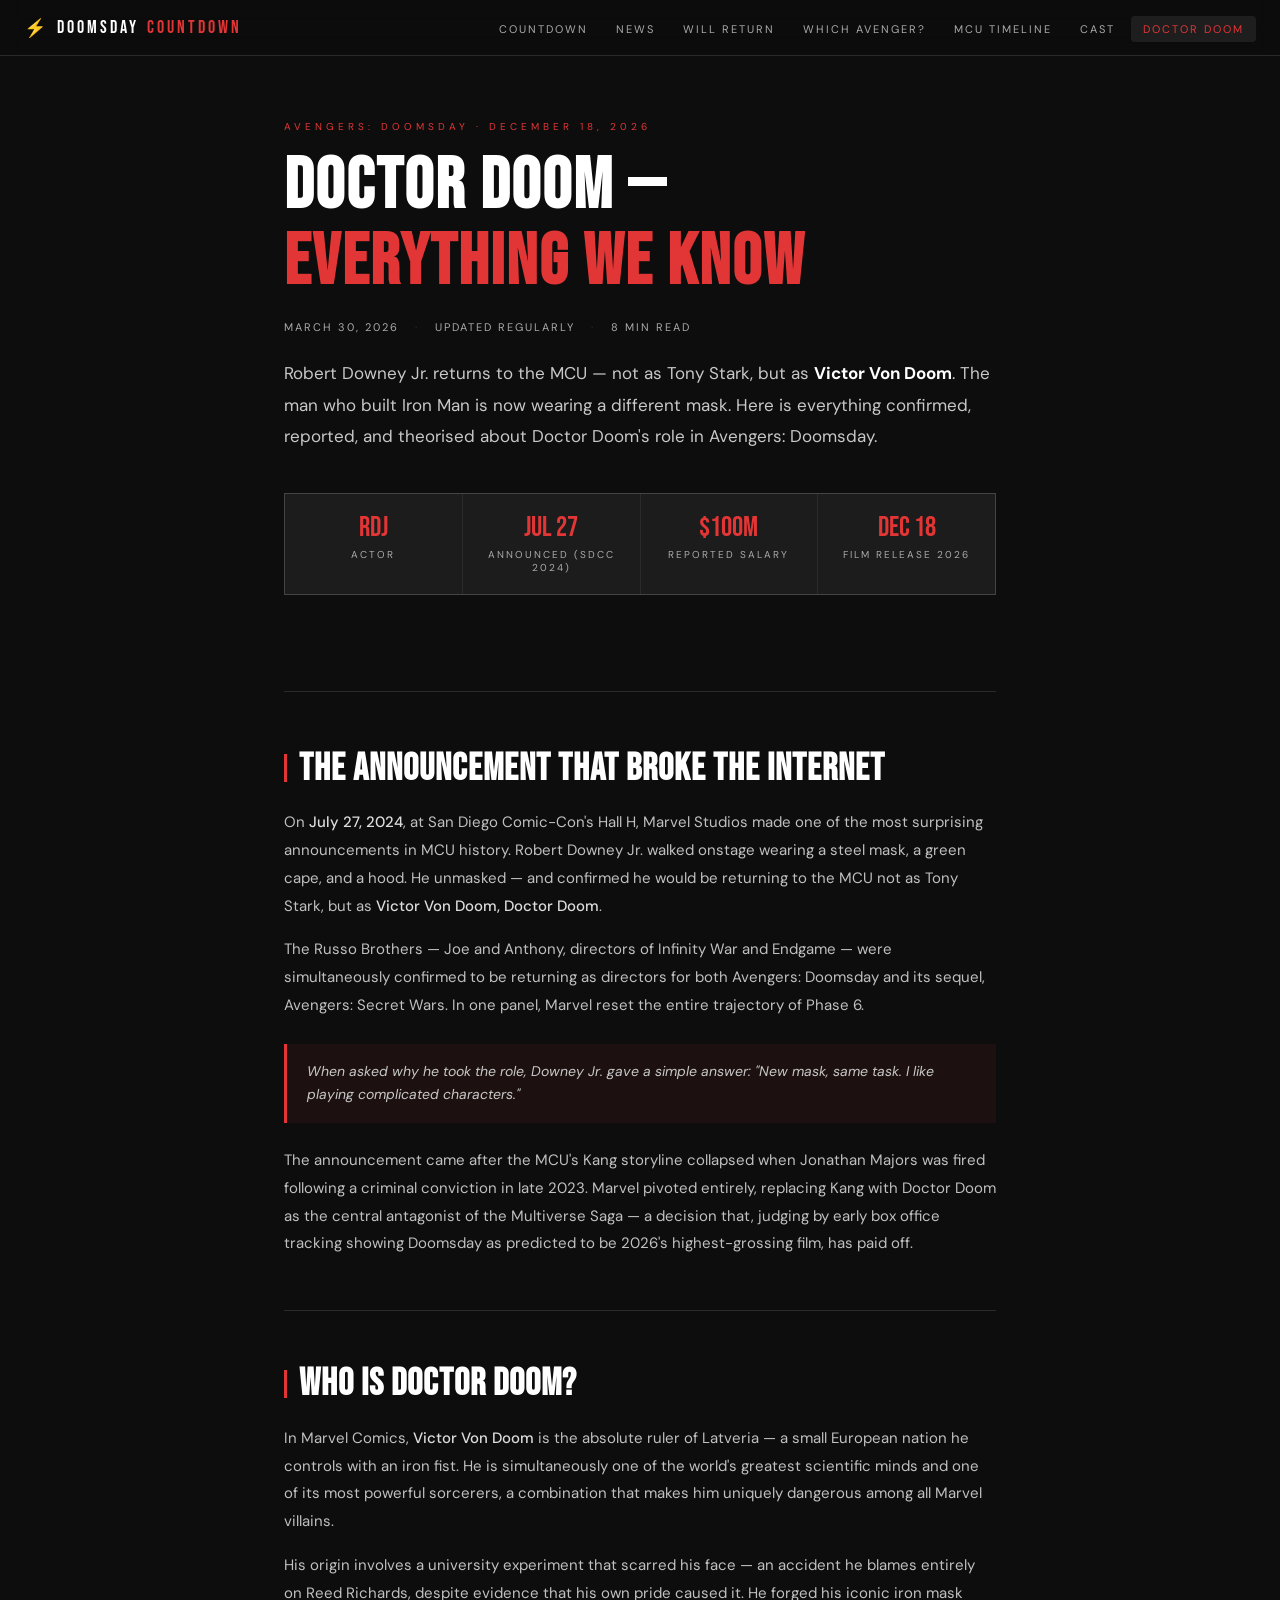
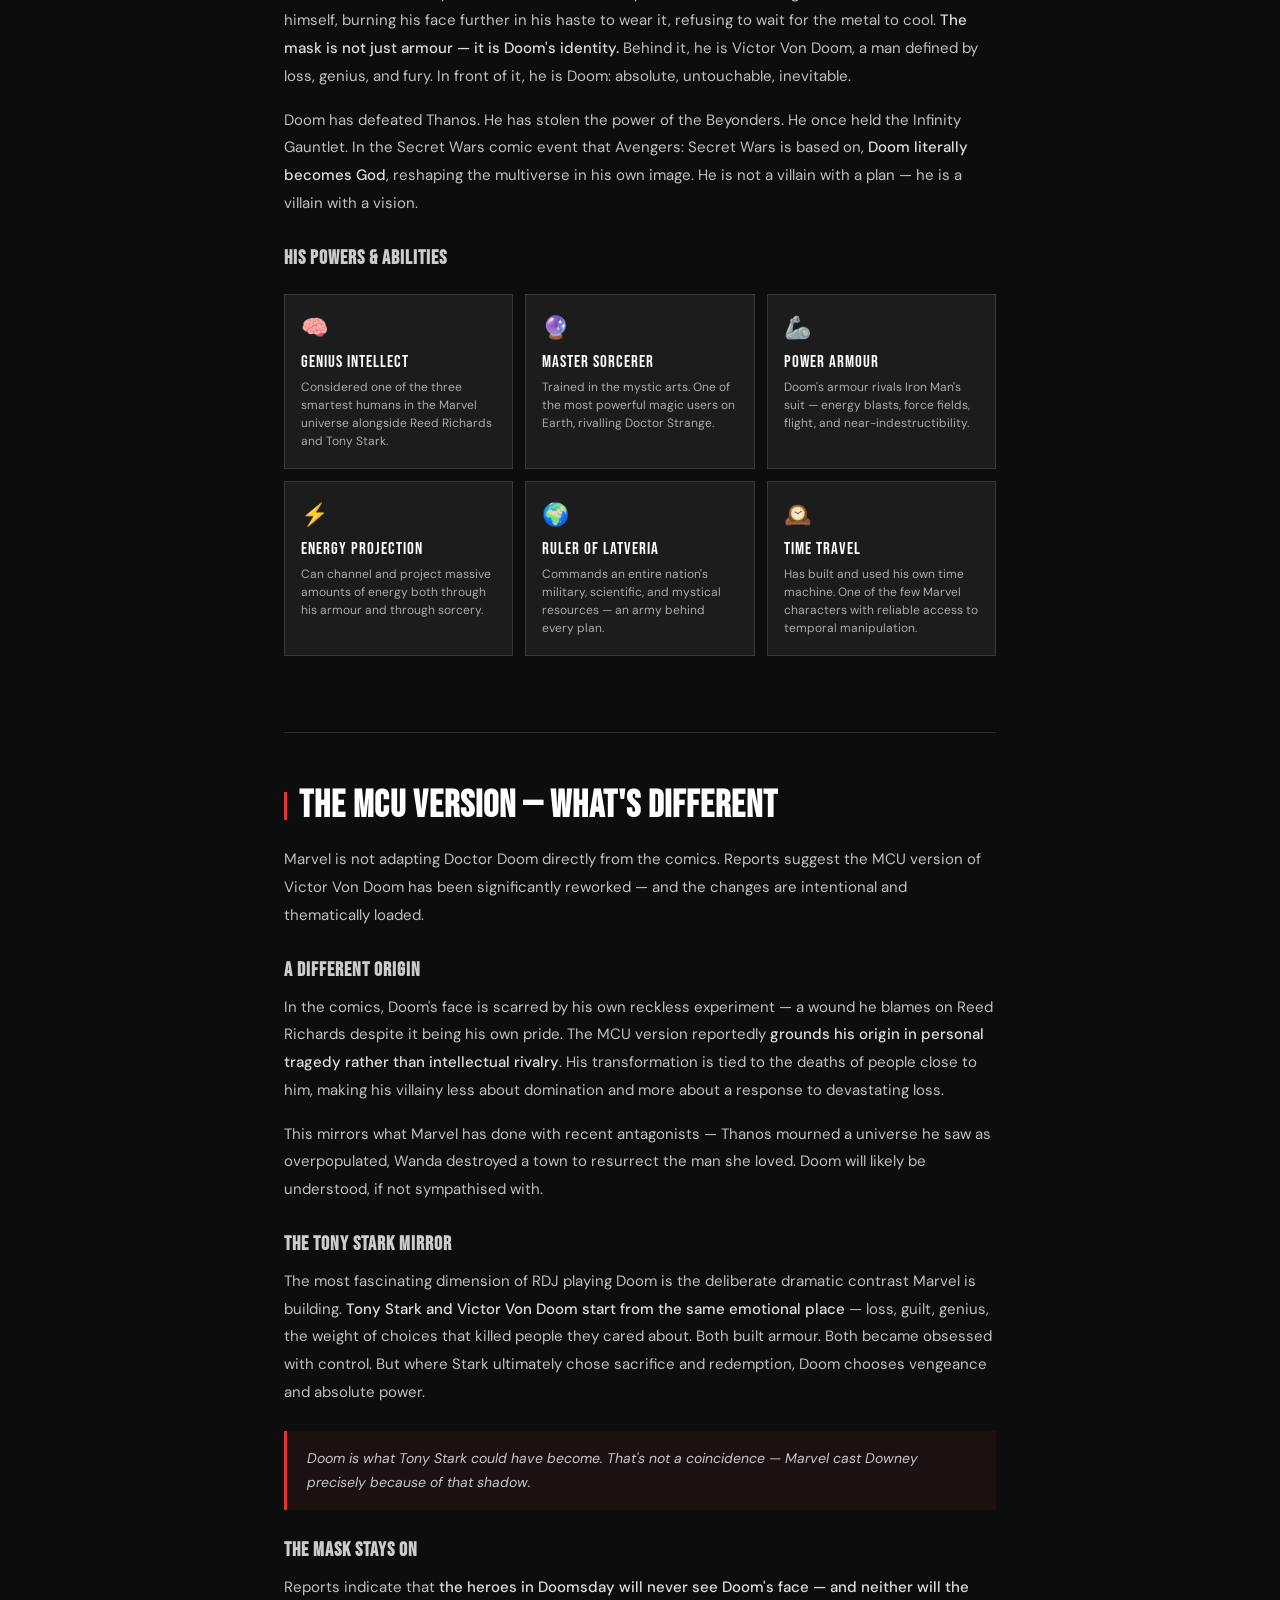
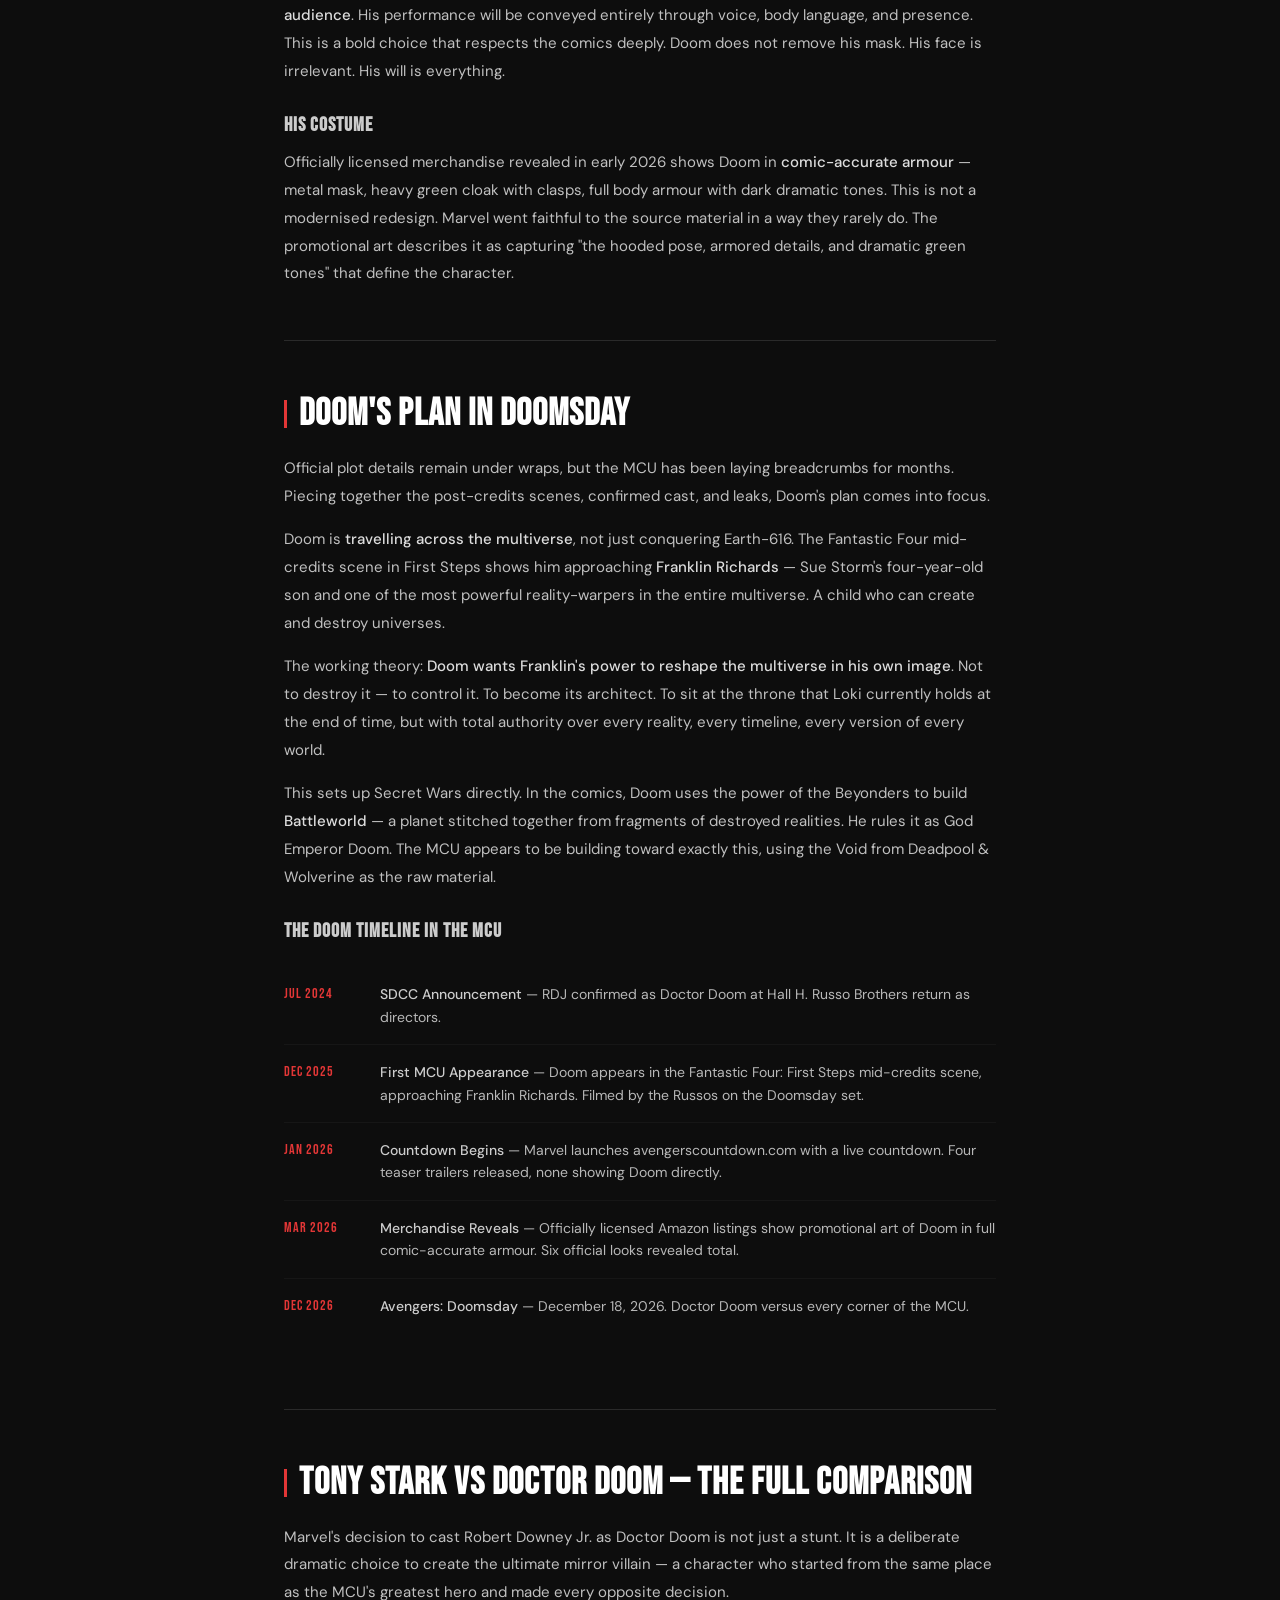
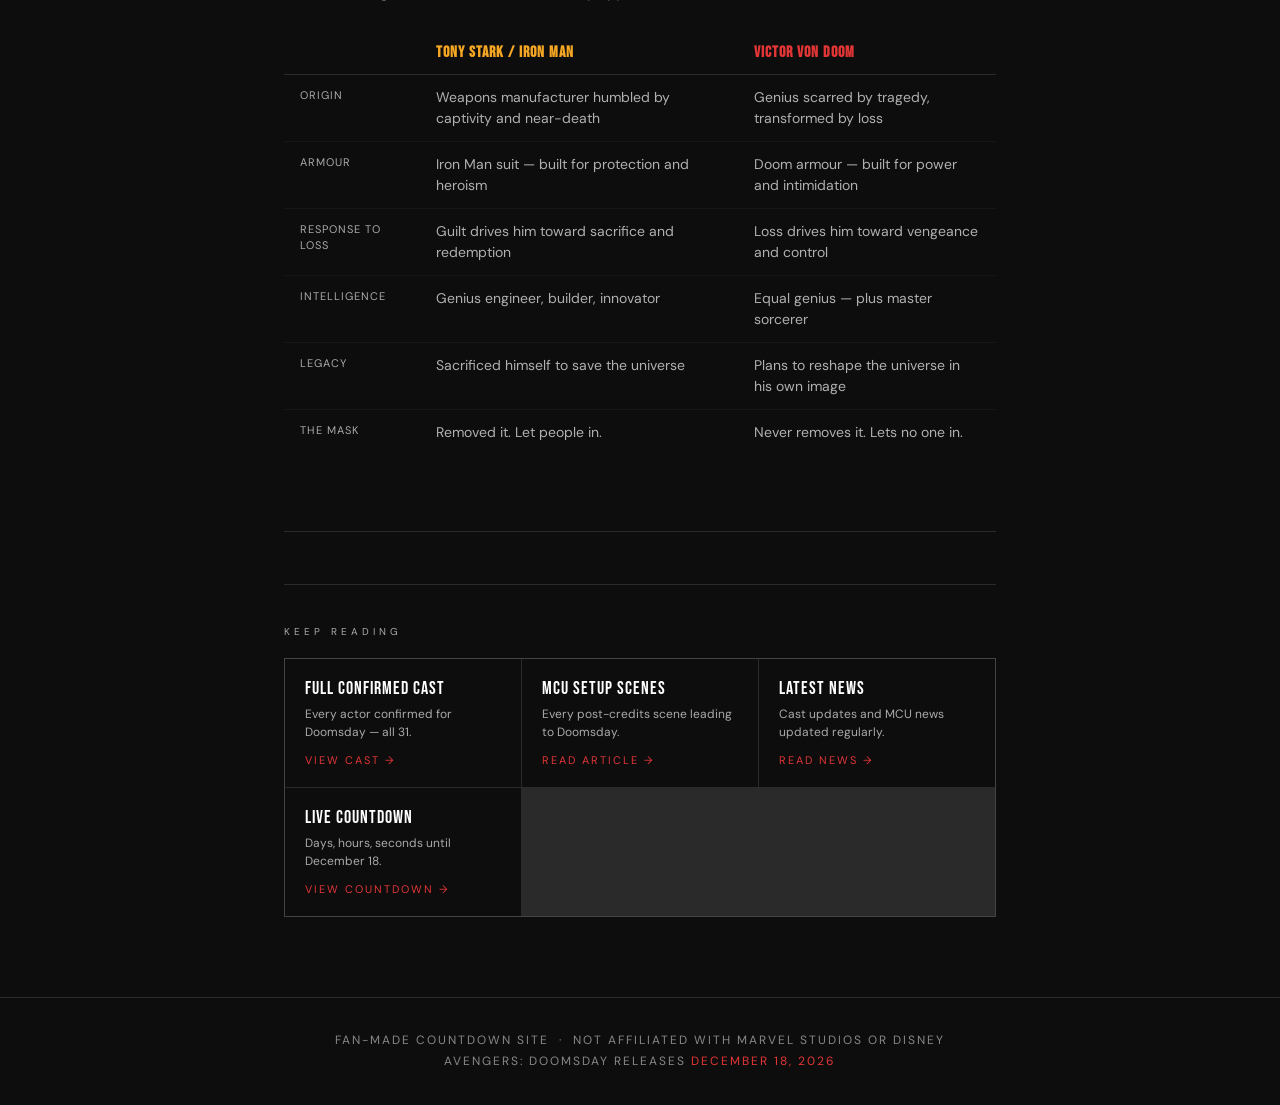
<file: doctor-doom.html>
<!DOCTYPE html>
<html lang="en">
<head>
  <meta charset="UTF-8">
  <meta name="viewport" content="width=device-width, initial-scale=1.0">
  <title>Doctor Doom in Avengers: Doomsday — RDJ as Victor Von Doom, MCU Role & Powers</title>
  <meta name="description" content="Everything we know about Robert Downey Jr. as Doctor Doom in Avengers: Doomsday. His MCU origin, powers, costume, plan, and how he compares to Tony Stark.">
  <meta name="keywords" content="doctor doom avengers doomsday, robert downey jr doctor doom, rdj doctor doom mcu, victor von doom mcu, doctor doom powers abilities, doctor doom vs iron man, avengers doomsday villain">
  <meta name="robots" content="index, follow">
  <link rel="canonical" href="https://avengers-doomsdayclock.pages.dev/doctor-doom.html">
  <meta property="og:type" content="article">
  <meta property="og:url" content="https://avengers-doomsdayclock.pages.dev/doctor-doom.html">
  <meta property="og:title" content="Doctor Doom in Avengers: Doomsday — RDJ as Victor Von Doom">
  <meta property="og:description" content="Everything we know about Robert Downey Jr. as Doctor Doom — his MCU origin, powers, costume, plan, and the Tony Stark connection.">
  <meta name="twitter:card" content="summary_large_image">
  <meta name="twitter:title" content="Doctor Doom in Avengers: Doomsday — RDJ Explained">
  <script type="application/ld+json">
  {
    "@context": "https://schema.org",
    "@type": "Article",
    "headline": "Doctor Doom in Avengers: Doomsday — RDJ as Victor Von Doom, MCU Role & Powers",
    "description": "Everything we know about Robert Downey Jr. as Doctor Doom in Avengers Doomsday.",
    "datePublished": "2026-03-30",
    "dateModified": "2026-03-30",
    "author": { "@type": "Organization", "name": "Avengers Doomsday Countdown" },
    "publisher": { "@type": "Organization", "name": "Avengers Doomsday Countdown", "url": "https://avengers-doomsdayclock.pages.dev" }
  }
  </script>
  <link rel="stylesheet" href="shared.css">
  <style>
    .article-wrap { max-width: 760px; margin: 0 auto; padding: 64px 24px 80px; }

    /* HERO */
    .doom-hero {
      position: relative;
      margin-bottom: 56px;
      padding-bottom: 56px;
      border-bottom: 1px solid var(--border);
    }

    .doom-hero .eyebrow {
      font-size: 10px; letter-spacing: 4px; text-transform: uppercase;
      color: var(--red); margin-bottom: 16px;
    }

    .doom-hero h1 {
      font-family: var(--bebas);
      font-size: clamp(40px, 9vw, 72px);
      letter-spacing: 2px; line-height: 1.05;
      color: #fff; margin-bottom: 20px;
    }

    .doom-hero h1 span { color: var(--red); }

    .article-meta {
      display: flex; align-items: center; gap: 16px;
      flex-wrap: wrap; margin-bottom: 24px;
    }

    .article-meta span { font-size: 11px; letter-spacing: 2px; text-transform: uppercase; color: #aaa; }
    .article-meta .dot { color: #333; }

    .doom-intro { font-size: 17px; color: #c8c8c8; line-height: 1.85; }

    /* STAT CARDS */
    .doom-stats {
      display: grid;
      grid-template-columns: repeat(auto-fit, minmax(140px, 1fr));
      gap: 1px;
      background: var(--border);
      border: 1px solid var(--border);
      margin: 40px 0;
    }

    .doom-stat {
      background: var(--bg3);
      padding: 20px 16px;
      text-align: center;
    }

    .doom-stat-value {
      font-family: var(--bebas);
      font-size: 28px;
      color: var(--red);
      line-height: 1;
      margin-bottom: 6px;
    }

    .doom-stat-label {
      font-size: 10px;
      letter-spacing: 2px;
      text-transform: uppercase;
      color: #aaa;
    }

    /* SECTIONS */
    .doom-section {
      margin-bottom: 52px;
      padding-bottom: 52px;
      border-bottom: 1px solid var(--border);
    }

    .doom-section:last-of-type { border-bottom: none; }

    .doom-section h2 {
      font-family: var(--bebas);
      font-size: clamp(26px, 5vw, 38px);
      letter-spacing: 1px; color: #fff;
      line-height: 1.1; margin-bottom: 20px;
      display: flex; align-items: center; gap: 12px;
    }

    .doom-section h2::before {
      content: '';
      display: block;
      width: 3px;
      height: 28px;
      background: var(--red);
      flex-shrink: 0;
    }

    .doom-section h3 {
      font-family: var(--bebas);
      font-size: 20px;
      letter-spacing: 1px;
      color: #ccc;
      margin: 28px 0 12px;
    }

    .doom-section p {
      font-size: 15px; color: #c0c0c0;
      line-height: 1.85; margin-bottom: 16px;
    }

    .doom-section p:last-child { margin-bottom: 0; }
    .doom-section strong { color: #ddd; font-weight: 500; }

    /* CALLOUT */
    .callout {
      background: rgba(226,54,54,0.07);
      border-left: 3px solid var(--red);
      padding: 16px 20px; margin: 24px 0;
    }

    .callout p {
      font-size: 14px; color: #c8c8c8;
      line-height: 1.7; margin: 0; font-style: italic;
    }

    /* POWERS GRID */
    .powers-grid {
      display: grid;
      grid-template-columns: repeat(auto-fit, minmax(200px, 1fr));
      gap: 12px;
      margin: 24px 0;
    }

    .power-card {
      background: var(--bg3);
      border: 1px solid var(--border);
      padding: 18px 16px;
    }

    .power-icon { font-size: 22px; margin-bottom: 10px; }

    .power-name {
      font-family: var(--bebas);
      font-size: 17px;
      letter-spacing: 1px;
      color: #fff;
      margin-bottom: 6px;
    }

    .power-desc { font-size: 12px; color: #aaa; line-height: 1.5; }

    /* COMPARE TABLE */
    .compare-table {
      width: 100%;
      border-collapse: collapse;
      margin: 24px 0;
      font-size: 14px;
    }

    .compare-table th {
      font-family: var(--bebas);
      font-size: 16px;
      letter-spacing: 1px;
      padding: 12px 16px;
      text-align: left;
      border-bottom: 1px solid var(--border);
      color: #fff;
    }

    .compare-table th:first-child { color: #aaa; }
    .compare-table th:nth-child(2) { color: #f5a623; }
    .compare-table th:nth-child(3) { color: var(--red); }

    .compare-table td {
      padding: 12px 16px;
      border-bottom: 1px solid rgba(255,255,255,0.04);
      color: #b0b0b0;
      vertical-align: top;
      line-height: 1.5;
    }

    .compare-table tr:last-child td { border-bottom: none; }
    .compare-table td:first-child { color: #aaa; font-size: 11px; letter-spacing: 1px; text-transform: uppercase; }

    /* TIMELINE */
    .doom-timeline { margin: 24px 0; }

    .doom-tl-item {
      display: flex;
      gap: 16px;
      padding: 16px 0;
      border-bottom: 1px solid rgba(255,255,255,0.04);
    }

    .doom-tl-item:last-child { border-bottom: none; }

    .doom-tl-date {
      font-family: var(--bebas);
      font-size: 14px;
      color: var(--red);
      min-width: 80px;
      letter-spacing: 1px;
      padding-top: 2px;
    }

    .doom-tl-text { font-size: 14px; color: #b8b8b8; line-height: 1.6; }
    .doom-tl-text strong { color: #ccc; font-weight: 500; }

    /* RELATED */
    .related { margin-top: 48px; padding-top: 40px; border-top: 1px solid var(--border); }
    .related-title { font-size: 10px; letter-spacing: 4px; text-transform: uppercase; color: #aaa; margin-bottom: 20px; }
    .related-grid { display: grid; grid-template-columns: repeat(auto-fit, minmax(180px, 1fr)); gap: 1px; background: var(--border); border: 1px solid var(--border); }
    .related-card { background: var(--bg); padding: 20px; transition: background 0.15s; }
    .related-card:hover { background: var(--bg3); }
    .related-card-title { font-family: var(--bebas); font-size: 18px; letter-spacing: 1px; color: #fff; margin-bottom: 6px; line-height: 1.1; }
    .related-card-desc { font-size: 12px; color: #aaa; line-height: 1.5; }
    .related-card-link { display: block; font-size: 11px; letter-spacing: 2px; color: var(--red); text-transform: uppercase; margin-top: 12px; }

    @media (max-width: 640px) {
      .article-wrap, .wr-page, .quiz-page, .tl-page, .cast-page, .news-page {
        padding-left: 16px;
        padding-right: 16px;
        padding-top: 40px;
      }
      .doom-section p, .scene p, .article-conclusion p, .news-body {
        font-size: 16px !important;
        line-height: 1.8 !important;
        color: #c8c8c8 !important;
      }
      .cast-character { font-size: 20px !important; }
      .cast-actor { font-size: 14px !important; color: #bbb !important; }
      .film-title { font-size: 15px !important; color: #ccc !important; }
      .film-year { font-size: 14px !important; color: #aaa !important; }
      .news-headline { font-size: 20px !important; }
      .news-date { font-size: 11px !important; }
      .answer-btn { font-size: 15px !important; padding: 14px 16px !important; }
      .q-text { font-size: 24px !important; }
      .compare-table { font-size: 13px !important; }
      .compare-table td, .compare-table th { padding: 10px 10px !important; }
      .power-desc { font-size: 13px !important; color: #bbb !important; }
      .doom-tl-text { font-size: 14px !important; color: #c0c0c0 !important; }
      .toc-list a { font-size: 14px !important; color: #bbb !important; }
      .related-card-desc { font-size: 13px !important; color: #bbb !important; }
    }
  </style>
</head>
<body>
<div class="page">
  <main class="article-wrap">

    <div class="doom-hero">
      <div class="eyebrow">Avengers: Doomsday · December 18, 2026</div>
      <h1>Doctor Doom —<br><span>Everything We Know</span></h1>
      <div class="article-meta">
        <span>March 30, 2026</span>
        <span class="dot">·</span>
        <span>Updated regularly</span>
        <span class="dot">·</span>
        <span>8 min read</span>
      </div>
      <p class="doom-intro">
        Robert Downey Jr. returns to the MCU — not as Tony Stark, but as <strong style="color:#fff">Victor Von Doom</strong>. The man who built Iron Man is now wearing a different mask. Here is everything confirmed, reported, and theorised about Doctor Doom's role in Avengers: Doomsday.
      </p>

      <div class="doom-stats">
        <div class="doom-stat">
          <div class="doom-stat-value">RDJ</div>
          <div class="doom-stat-label">Actor</div>
        </div>
        <div class="doom-stat">
          <div class="doom-stat-value">Jul 27</div>
          <div class="doom-stat-label">Announced (SDCC 2024)</div>
        </div>
        <div class="doom-stat">
          <div class="doom-stat-value">$100M</div>
          <div class="doom-stat-label">Reported Salary</div>
        </div>
        <div class="doom-stat">
          <div class="doom-stat-value">Dec 18</div>
          <div class="doom-stat-label">Film Release 2026</div>
        </div>
      </div>
    </div>

    <!-- SECTION 1 — ANNOUNCEMENT -->
    <div class="doom-section">
      <h2>The Announcement That Broke the Internet</h2>
      <p>On <strong>July 27, 2024</strong>, at San Diego Comic-Con's Hall H, Marvel Studios made one of the most surprising announcements in MCU history. Robert Downey Jr. walked onstage wearing a steel mask, a green cape, and a hood. He unmasked — and confirmed he would be returning to the MCU not as Tony Stark, but as <strong>Victor Von Doom, Doctor Doom</strong>.</p>
      <p>The Russo Brothers — Joe and Anthony, directors of Infinity War and Endgame — were simultaneously confirmed to be returning as directors for both Avengers: Doomsday and its sequel, Avengers: Secret Wars. In one panel, Marvel reset the entire trajectory of Phase 6.</p>
      <div class="callout">
        <p>When asked why he took the role, Downey Jr. gave a simple answer: "New mask, same task. I like playing complicated characters."</p>
      </div>
      <p>The announcement came after the MCU's Kang storyline collapsed when Jonathan Majors was fired following a criminal conviction in late 2023. Marvel pivoted entirely, replacing Kang with Doctor Doom as the central antagonist of the Multiverse Saga — a decision that, judging by early box office tracking showing Doomsday as predicted to be 2026's highest-grossing film, has paid off.</p>
    </div>

    <!-- SECTION 2 — WHO IS DOOM -->
    <div class="doom-section">
      <h2>Who Is Doctor Doom?</h2>
      <p>In Marvel Comics, <strong>Victor Von Doom</strong> is the absolute ruler of Latveria — a small European nation he controls with an iron fist. He is simultaneously one of the world's greatest scientific minds and one of its most powerful sorcerers, a combination that makes him uniquely dangerous among all Marvel villains.</p>
      <p>His origin involves a university experiment that scarred his face — an accident he blames entirely on Reed Richards, despite evidence that his own pride caused it. He forged his iconic iron mask himself, burning his face further in his haste to wear it, refusing to wait for the metal to cool. <strong>The mask is not just armour — it is Doom's identity.</strong> Behind it, he is Victor Von Doom, a man defined by loss, genius, and fury. In front of it, he is Doom: absolute, untouchable, inevitable.</p>
      <p>Doom has defeated Thanos. He has stolen the power of the Beyonders. He once held the Infinity Gauntlet. In the Secret Wars comic event that Avengers: Secret Wars is based on, <strong>Doom literally becomes God</strong>, reshaping the multiverse in his own image. He is not a villain with a plan — he is a villain with a vision.</p>

      <h3>His Powers & Abilities</h3>
      <div class="powers-grid">
        <div class="power-card">
          <div class="power-icon">🧠</div>
          <div class="power-name">Genius Intellect</div>
          <div class="power-desc">Considered one of the three smartest humans in the Marvel universe alongside Reed Richards and Tony Stark.</div>
        </div>
        <div class="power-card">
          <div class="power-icon">🔮</div>
          <div class="power-name">Master Sorcerer</div>
          <div class="power-desc">Trained in the mystic arts. One of the most powerful magic users on Earth, rivalling Doctor Strange.</div>
        </div>
        <div class="power-card">
          <div class="power-icon">🦾</div>
          <div class="power-name">Power Armour</div>
          <div class="power-desc">Doom's armour rivals Iron Man's suit — energy blasts, force fields, flight, and near-indestructibility.</div>
        </div>
        <div class="power-card">
          <div class="power-icon">⚡</div>
          <div class="power-name">Energy Projection</div>
          <div class="power-desc">Can channel and project massive amounts of energy both through his armour and through sorcery.</div>
        </div>
        <div class="power-card">
          <div class="power-icon">🌍</div>
          <div class="power-name">Ruler of Latveria</div>
          <div class="power-desc">Commands an entire nation's military, scientific, and mystical resources — an army behind every plan.</div>
        </div>
        <div class="power-card">
          <div class="power-icon">🕰️</div>
          <div class="power-name">Time Travel</div>
          <div class="power-desc">Has built and used his own time machine. One of the few Marvel characters with reliable access to temporal manipulation.</div>
        </div>
      </div>
    </div>

    <!-- SECTION 3 — MCU VERSION -->
    <div class="doom-section">
      <h2>The MCU Version — What's Different</h2>
      <p>Marvel is not adapting Doctor Doom directly from the comics. Reports suggest the MCU version of Victor Von Doom has been significantly reworked — and the changes are intentional and thematically loaded.</p>

      <h3>A Different Origin</h3>
      <p>In the comics, Doom's face is scarred by his own reckless experiment — a wound he blames on Reed Richards despite it being his own pride. The MCU version reportedly <strong>grounds his origin in personal tragedy rather than intellectual rivalry</strong>. His transformation is tied to the deaths of people close to him, making his villainy less about domination and more about a response to devastating loss.</p>
      <p>This mirrors what Marvel has done with recent antagonists — Thanos mourned a universe he saw as overpopulated, Wanda destroyed a town to resurrect the man she loved. Doom will likely be understood, if not sympathised with.</p>

      <h3>The Tony Stark Mirror</h3>
      <p>The most fascinating dimension of RDJ playing Doom is the deliberate dramatic contrast Marvel is building. <strong>Tony Stark and Victor Von Doom start from the same emotional place</strong> — loss, guilt, genius, the weight of choices that killed people they cared about. Both built armour. Both became obsessed with control. But where Stark ultimately chose sacrifice and redemption, Doom chooses vengeance and absolute power.</p>
      <div class="callout">
        <p>Doom is what Tony Stark could have become. That's not a coincidence — Marvel cast Downey precisely because of that shadow.</p>
      </div>

      <h3>The Mask Stays On</h3>
      <p>Reports indicate that <strong>the heroes in Doomsday will never see Doom's face — and neither will the audience</strong>. His performance will be conveyed entirely through voice, body language, and presence. This is a bold choice that respects the comics deeply. Doom does not remove his mask. His face is irrelevant. His will is everything.</p>

      <h3>His Costume</h3>
      <p>Officially licensed merchandise revealed in early 2026 shows Doom in <strong>comic-accurate armour</strong> — metal mask, heavy green cloak with clasps, full body armour with dark dramatic tones. This is not a modernised redesign. Marvel went faithful to the source material in a way they rarely do. The promotional art describes it as capturing "the hooded pose, armored details, and dramatic green tones" that define the character.</p>
    </div>

    <!-- SECTION 4 — DOOM'S PLAN -->
    <div class="doom-section">
      <h2>Doom's Plan in Doomsday</h2>
      <p>Official plot details remain under wraps, but the MCU has been laying breadcrumbs for months. Piecing together the post-credits scenes, confirmed cast, and leaks, Doom's plan comes into focus.</p>
      <p>Doom is <strong>travelling across the multiverse</strong>, not just conquering Earth-616. The Fantastic Four mid-credits scene in First Steps shows him approaching <strong>Franklin Richards</strong> — Sue Storm's four-year-old son and one of the most powerful reality-warpers in the entire multiverse. A child who can create and destroy universes.</p>
      <p>The working theory: <strong>Doom wants Franklin's power to reshape the multiverse in his own image</strong>. Not to destroy it — to control it. To become its architect. To sit at the throne that Loki currently holds at the end of time, but with total authority over every reality, every timeline, every version of every world.</p>
      <p>This sets up Secret Wars directly. In the comics, Doom uses the power of the Beyonders to build <strong>Battleworld</strong> — a planet stitched together from fragments of destroyed realities. He rules it as God Emperor Doom. The MCU appears to be building toward exactly this, using the Void from Deadpool & Wolverine as the raw material.</p>

      <h3>The Doom Timeline in the MCU</h3>
      <div class="doom-timeline">
        <div class="doom-tl-item">
          <div class="doom-tl-date">Jul 2024</div>
          <div class="doom-tl-text"><strong>SDCC Announcement</strong> — RDJ confirmed as Doctor Doom at Hall H. Russo Brothers return as directors.</div>
        </div>
        <div class="doom-tl-item">
          <div class="doom-tl-date">Dec 2025</div>
          <div class="doom-tl-text"><strong>First MCU Appearance</strong> — Doom appears in the Fantastic Four: First Steps mid-credits scene, approaching Franklin Richards. Filmed by the Russos on the Doomsday set.</div>
        </div>
        <div class="doom-tl-item">
          <div class="doom-tl-date">Jan 2026</div>
          <div class="doom-tl-text"><strong>Countdown Begins</strong> — Marvel launches avengerscountdown.com with a live countdown. Four teaser trailers released, none showing Doom directly.</div>
        </div>
        <div class="doom-tl-item">
          <div class="doom-tl-date">Mar 2026</div>
          <div class="doom-tl-text"><strong>Merchandise Reveals</strong> — Officially licensed Amazon listings show promotional art of Doom in full comic-accurate armour. Six official looks revealed total.</div>
        </div>
        <div class="doom-tl-item">
          <div class="doom-tl-date">Dec 2026</div>
          <div class="doom-tl-text"><strong>Avengers: Doomsday</strong> — December 18, 2026. Doctor Doom versus every corner of the MCU.</div>
        </div>
      </div>
    </div>

    <!-- SECTION 5 — STARK VS DOOM -->
    <div class="doom-section">
      <h2>Tony Stark vs Doctor Doom — The Full Comparison</h2>
      <p>Marvel's decision to cast Robert Downey Jr. as Doctor Doom is not just a stunt. It is a deliberate dramatic choice to create the ultimate mirror villain — a character who started from the same place as the MCU's greatest hero and made every opposite decision.</p>

      <table class="compare-table">
        <thead>
          <tr>
            <th></th>
            <th>Tony Stark / Iron Man</th>
            <th>Victor Von Doom</th>
          </tr>
        </thead>
        <tbody>
          <tr>
            <td>Origin</td>
            <td>Weapons manufacturer humbled by captivity and near-death</td>
            <td>Genius scarred by tragedy, transformed by loss</td>
          </tr>
          <tr>
            <td>Armour</td>
            <td>Iron Man suit — built for protection and heroism</td>
            <td>Doom armour — built for power and intimidation</td>
          </tr>
          <tr>
            <td>Response to loss</td>
            <td>Guilt drives him toward sacrifice and redemption</td>
            <td>Loss drives him toward vengeance and control</td>
          </tr>
          <tr>
            <td>Intelligence</td>
            <td>Genius engineer, builder, innovator</td>
            <td>Equal genius — plus master sorcerer</td>
          </tr>
          <tr>
            <td>Legacy</td>
            <td>Sacrificed himself to save the universe</td>
            <td>Plans to reshape the universe in his own image</td>
          </tr>
          <tr>
            <td>The mask</td>
            <td>Removed it. Let people in.</td>
            <td>Never removes it. Lets no one in.</td>
          </tr>
        </tbody>
      </table>
    </div>

    <!-- RELATED -->
    <div class="related">
      <div class="related-title">Keep Reading</div>
      <div class="related-grid">
        <a href="cast.html" class="related-card">
          <div class="related-card-title">Full Confirmed Cast</div>
          <div class="related-card-desc">Every actor confirmed for Doomsday — all 31.</div>
          <span class="related-card-link">View cast →</span>
        </a>
        <a href="mcu-doomsday-setup.html" class="related-card">
          <div class="related-card-title">MCU Setup Scenes</div>
          <div class="related-card-desc">Every post-credits scene leading to Doomsday.</div>
          <span class="related-card-link">Read article →</span>
        </a>
        <a href="news.html" class="related-card">
          <div class="related-card-title">Latest News</div>
          <div class="related-card-desc">Cast updates and MCU news updated regularly.</div>
          <span class="related-card-link">Read news →</span>
        </a>
        <a href="index.html" class="related-card">
          <div class="related-card-title">Live Countdown</div>
          <div class="related-card-desc">Days, hours, seconds until December 18.</div>
          <span class="related-card-link">View countdown →</span>
        </a>
      </div>
    </div>

  </main>
</div>

<script src="shared.js"></script>
<script>
  injectNav('doctor-doom.html');
  injectFooter();
  injectParticles(15);
</script>
</body>
</html>
</file>
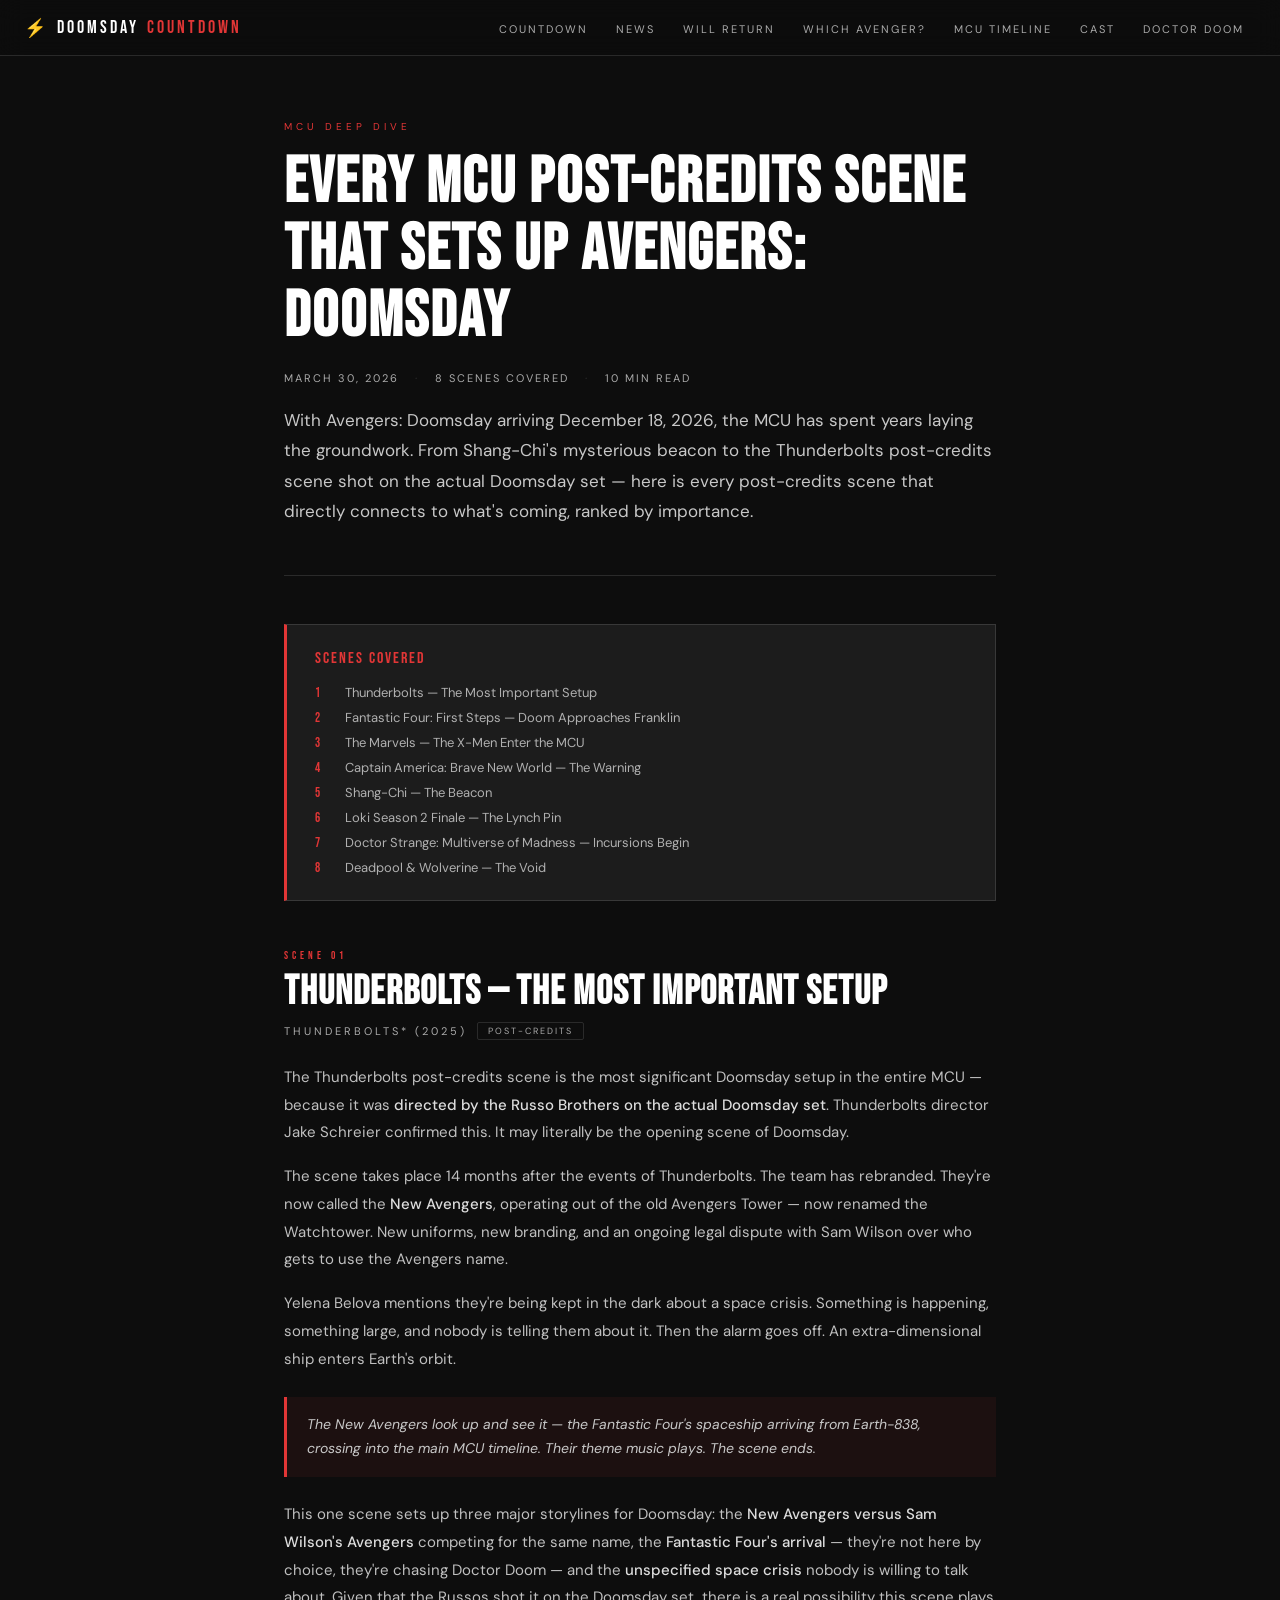
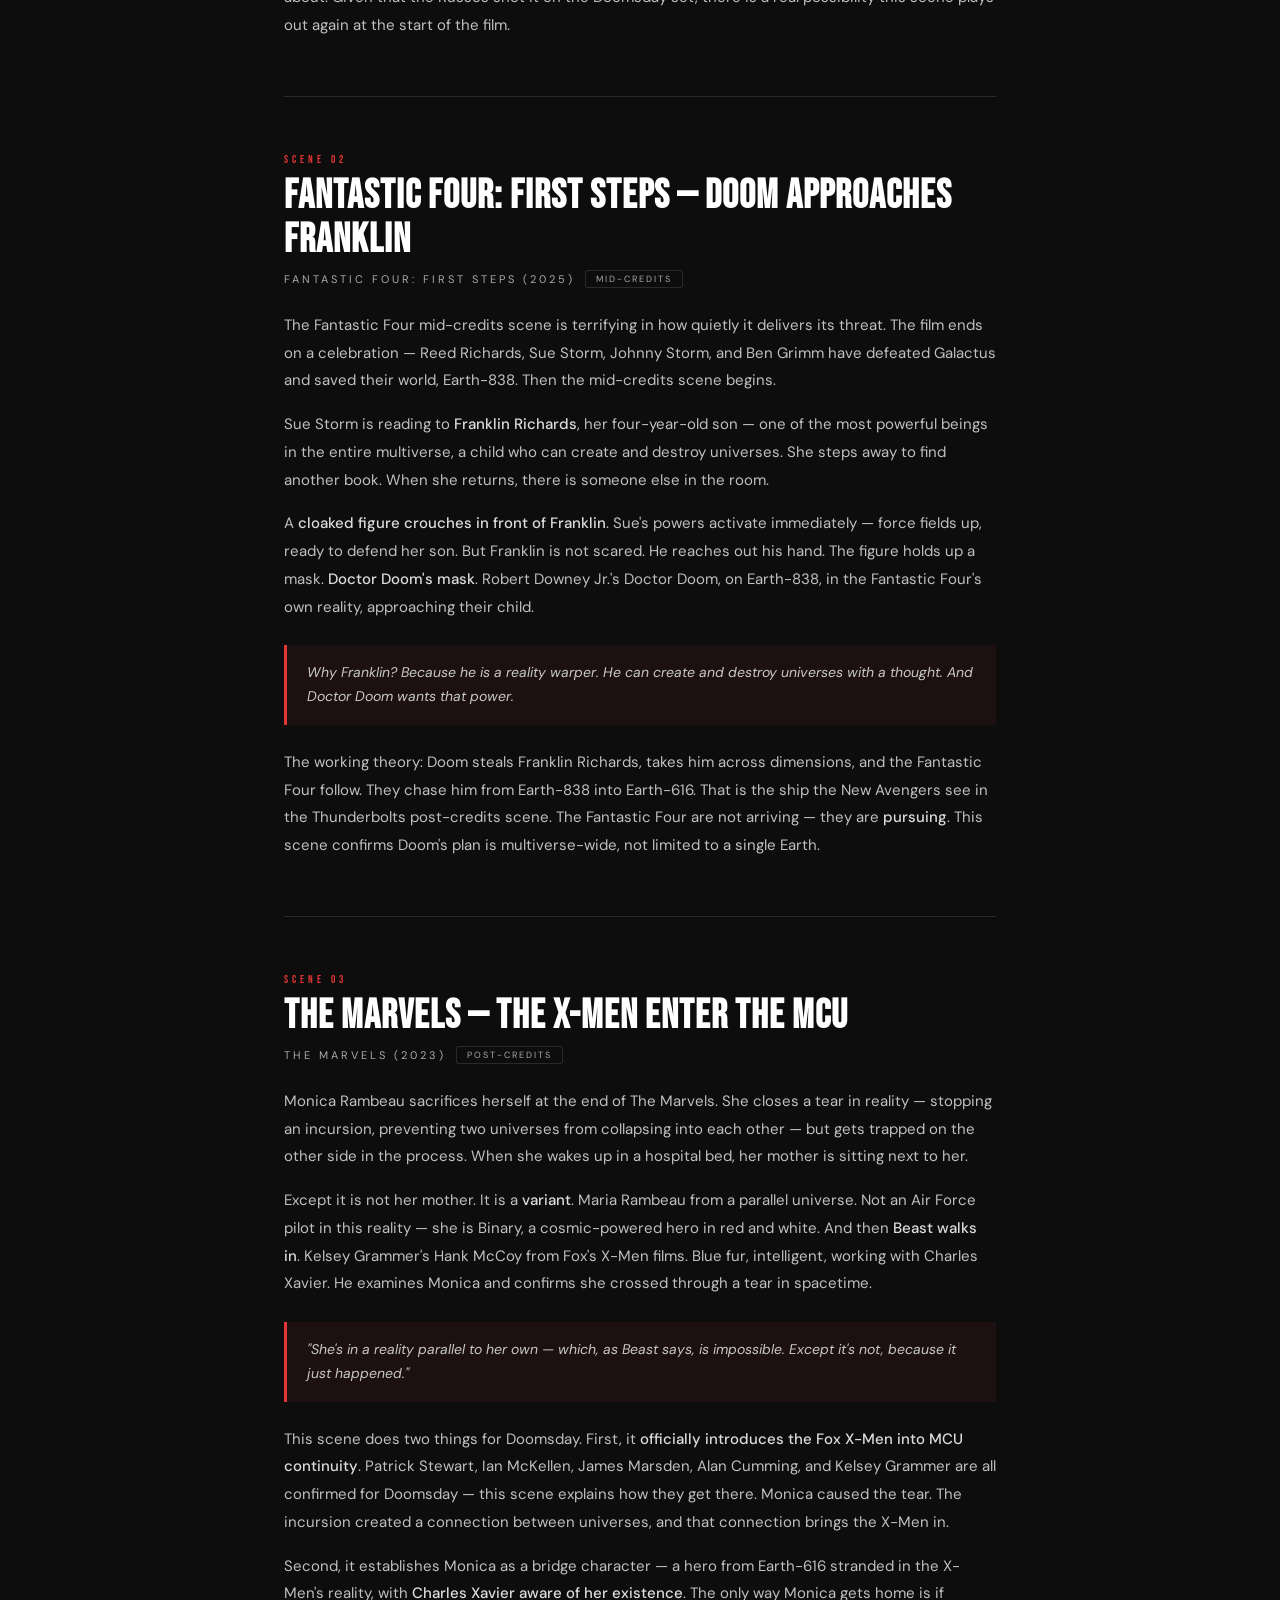
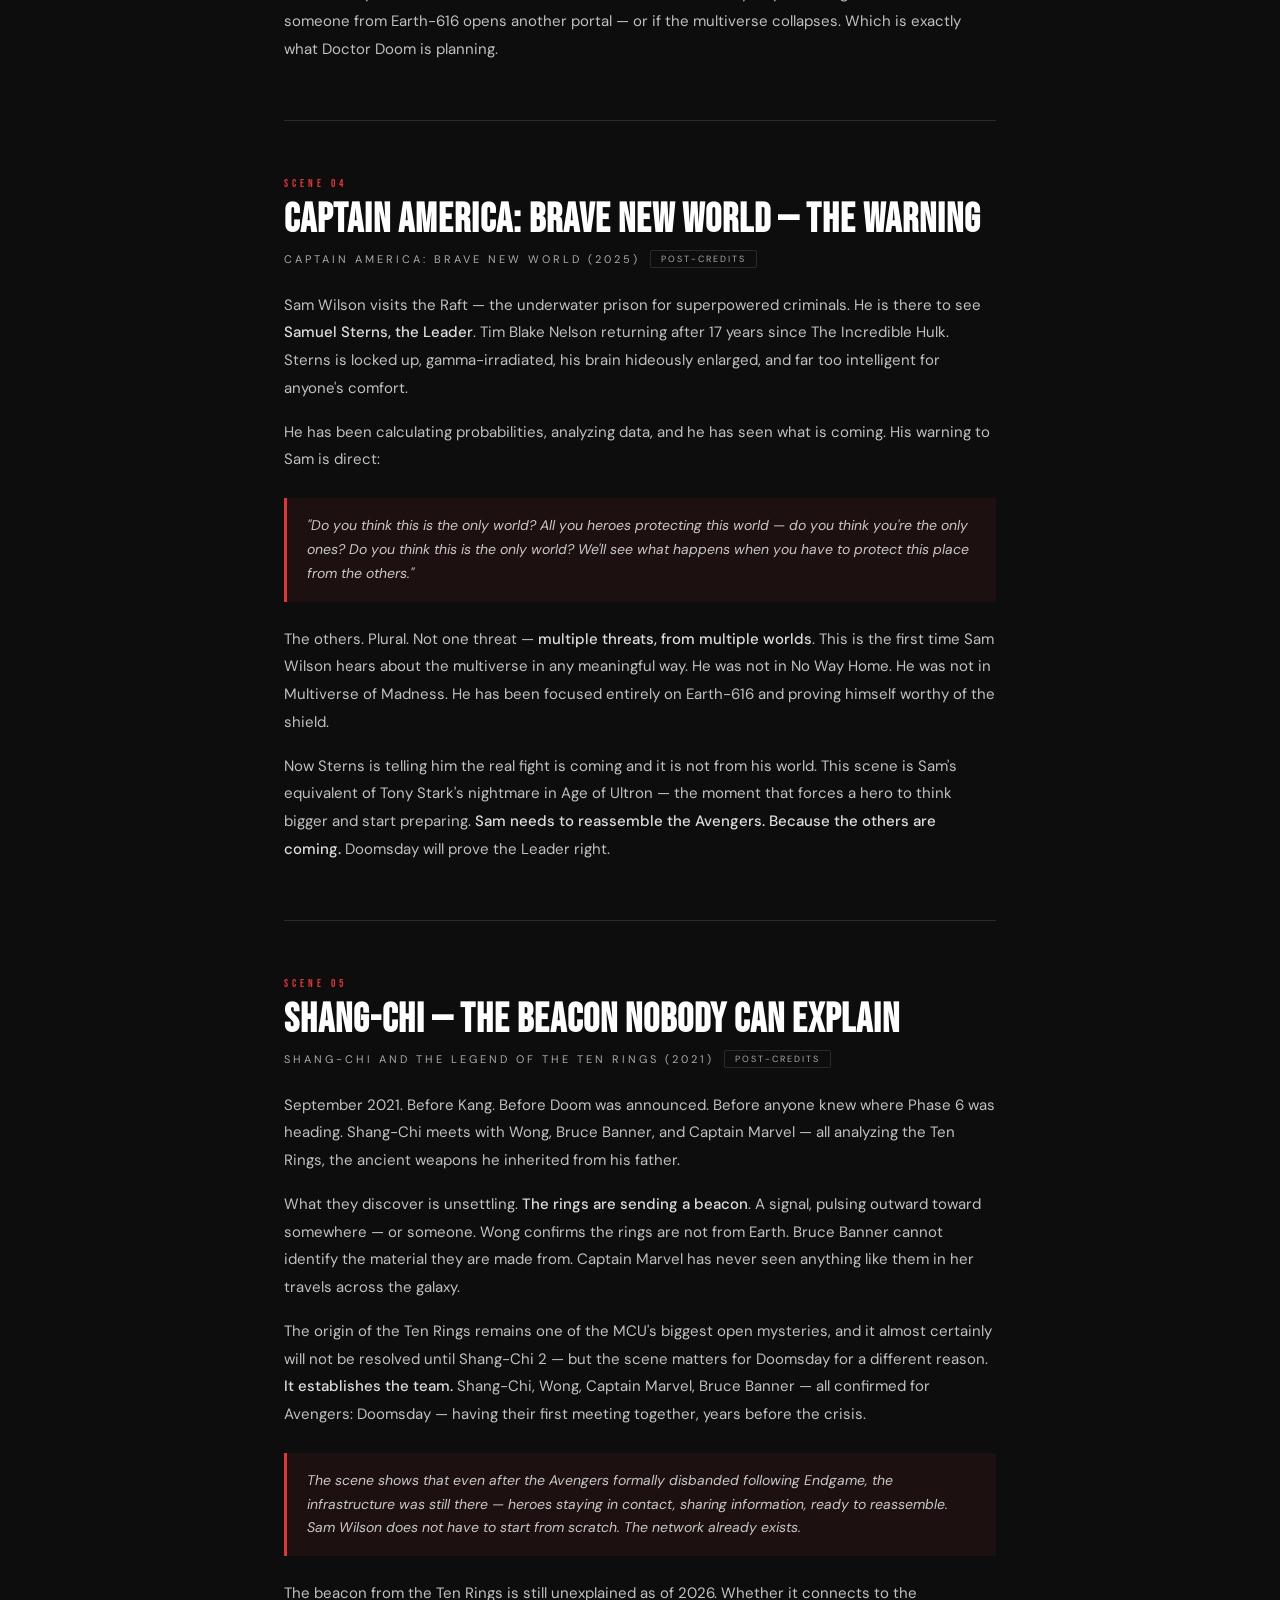
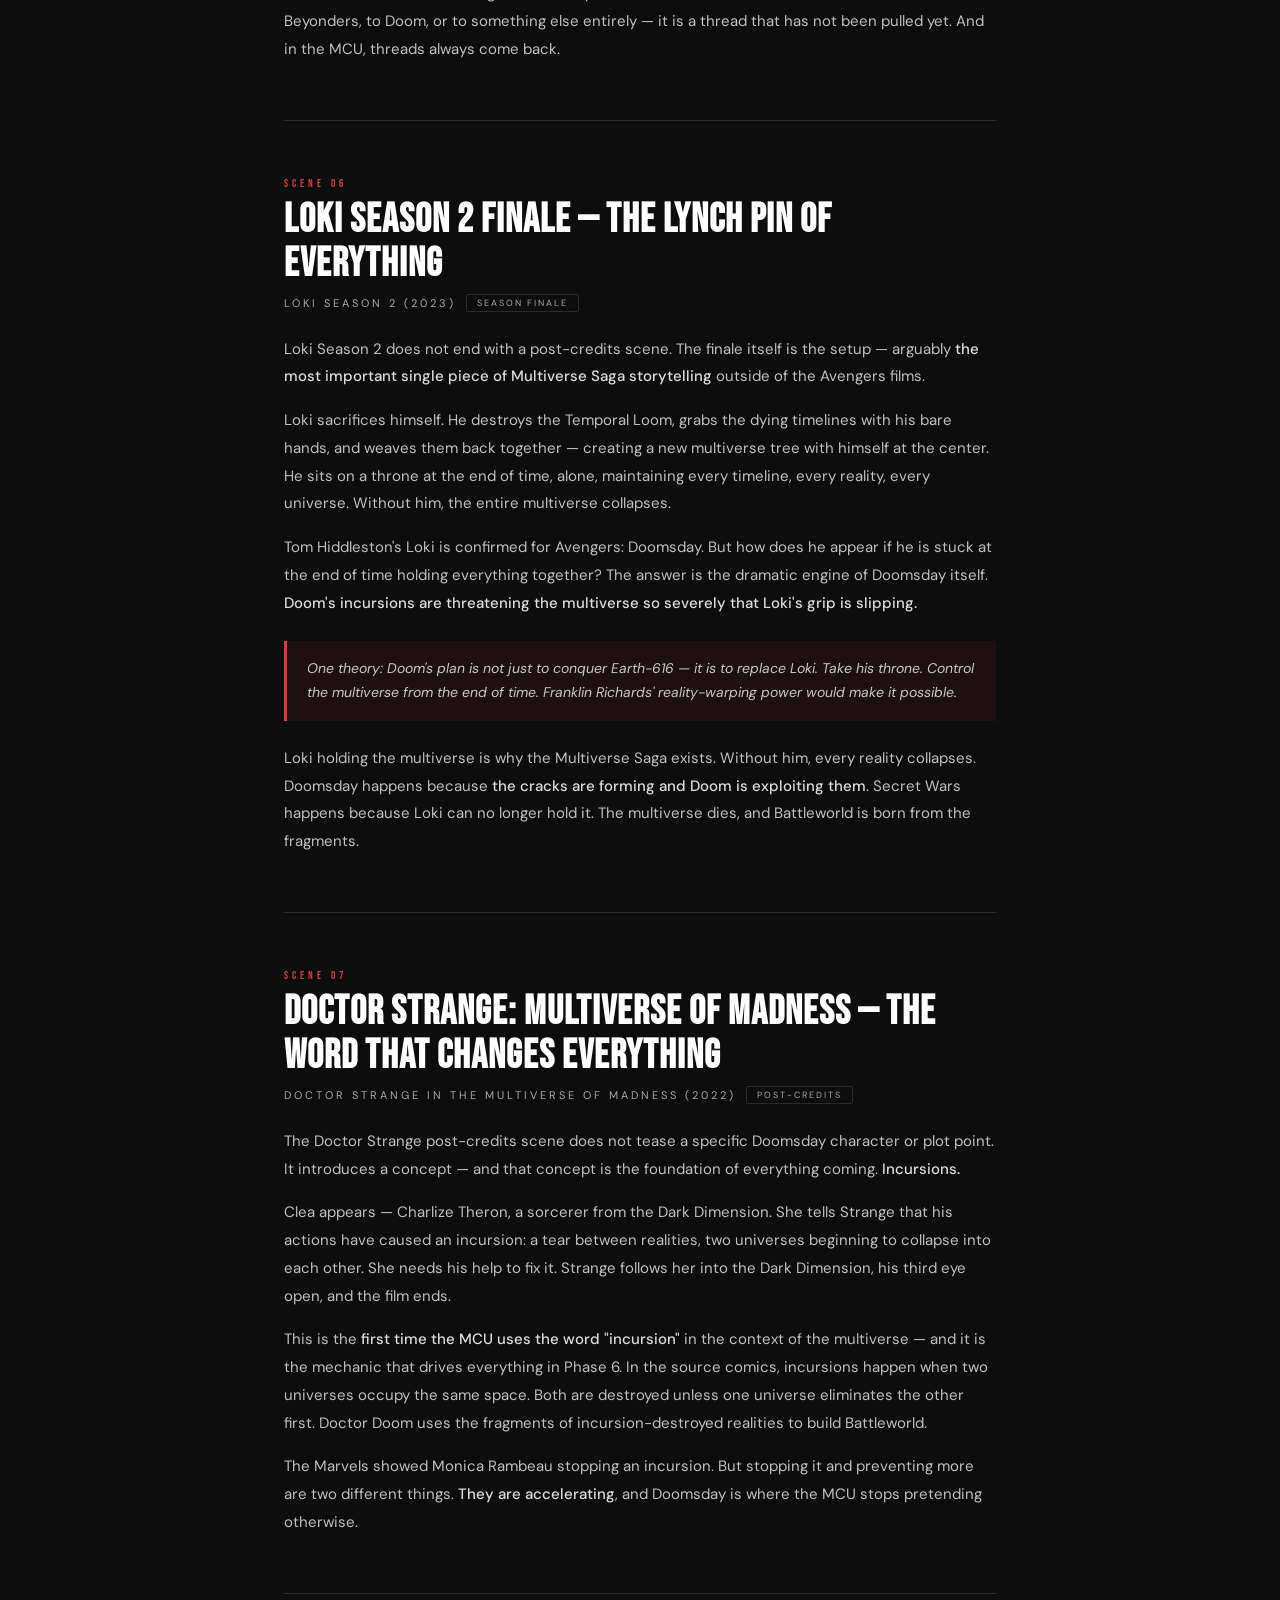
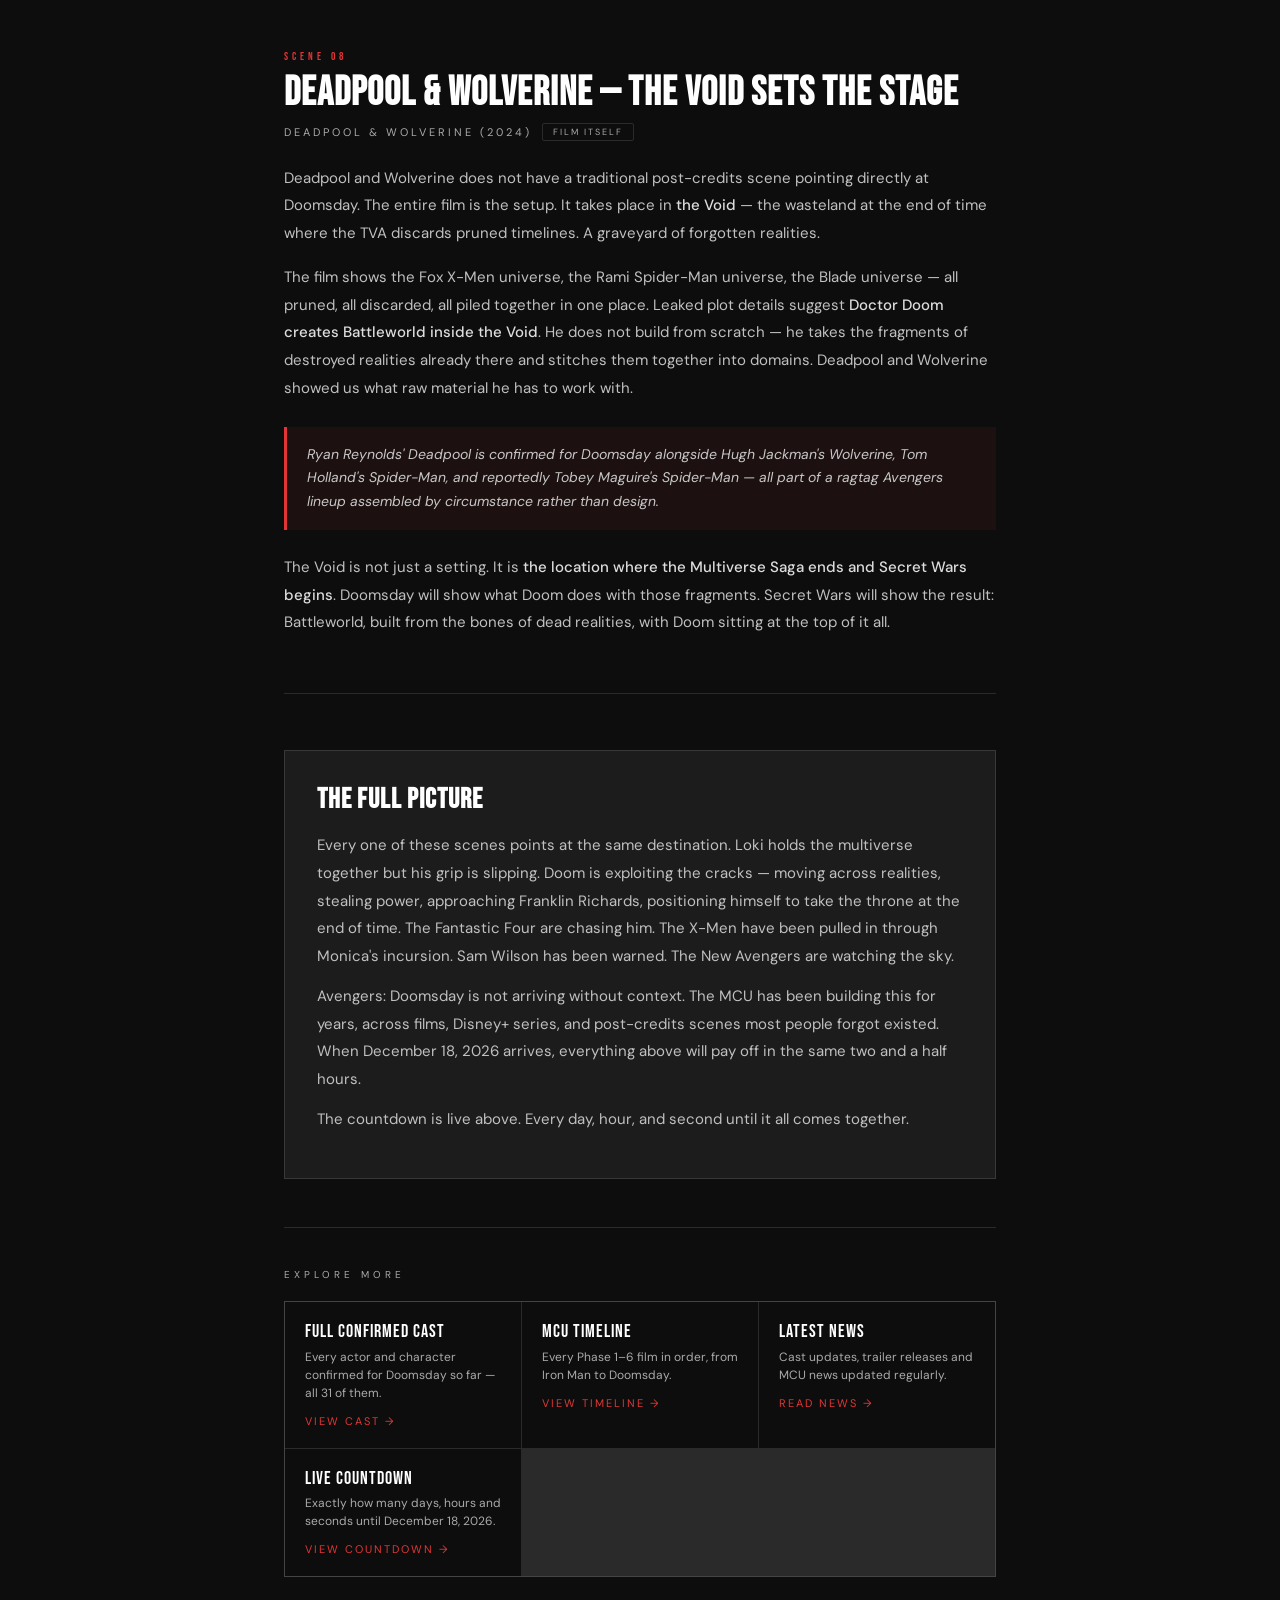
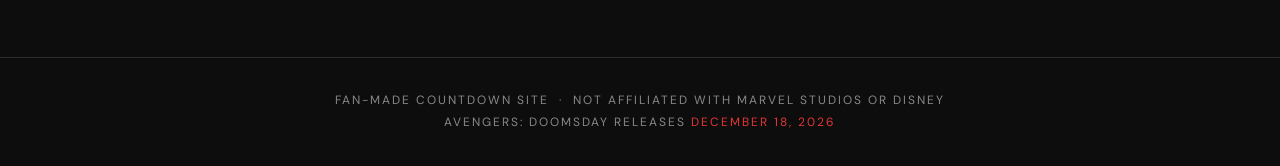
<file: mcu-doomsday-setup.html>
<!DOCTYPE html>
<html lang="en">
<head>
  <meta charset="UTF-8">
  <meta name="viewport" content="width=device-width, initial-scale=1.0">
  <title>Every MCU Post-Credits Scene That Sets Up Avengers: Doomsday — Explained</title>
  <meta name="description" content="From Shang-Chi to Thunderbolts — every MCU post-credits scene that directly sets up Avengers: Doomsday (December 18, 2026). Ranked and explained.">
  <meta name="keywords" content="avengers doomsday post credits scenes, mcu setup for doomsday, thunderbolts post credits doomsday, fantastic four doomsday setup, shang chi doomsday connection, loki doomsday setup, mcu post credits explained">
  <meta name="robots" content="index, follow">
  <link rel="canonical" href="https://avengers-doomsdayclock.pages.dev/mcu-doomsday-setup.html">
  <meta property="og:type" content="article">
  <meta property="og:url" content="https://avengers-doomsdayclock.pages.dev/mcu-doomsday-setup.html">
  <meta property="og:title" content="Every MCU Post-Credits Scene That Sets Up Avengers: Doomsday">
  <meta property="og:description" content="From Shang-Chi to Thunderbolts — every MCU post-credits scene that directly sets up Avengers: Doomsday, ranked and explained.">
  <meta name="twitter:card" content="summary_large_image">
  <meta name="twitter:title" content="Every MCU Post-Credits Scene That Sets Up Avengers: Doomsday">
  <script type="application/ld+json">
  {
    "@context": "https://schema.org",
    "@type": "Article",
    "headline": "Every MCU Post-Credits Scene That Sets Up Avengers: Doomsday",
    "description": "From Shang-Chi to Thunderbolts, every MCU post-credits scene that directly sets up Avengers Doomsday ranked and explained.",
    "datePublished": "2026-03-30",
    "dateModified": "2026-03-30",
    "author": { "@type": "Organization", "name": "Avengers Doomsday Countdown" },
    "publisher": { "@type": "Organization", "name": "Avengers Doomsday Countdown", "url": "https://avengers-doomsdayclock.pages.dev" }
  }
  </script>
  <link rel="stylesheet" href="shared.css">
  <style>
    .article-wrap {
      max-width: 760px;
      margin: 0 auto;
      padding: 64px 24px 80px;
    }

    /* HERO */
    .article-hero {
      margin-bottom: 48px;
      padding-bottom: 48px;
      border-bottom: 1px solid var(--border);
    }

    .article-hero .eyebrow {
      font-size: 10px;
      letter-spacing: 4px;
      text-transform: uppercase;
      color: var(--red);
      margin-bottom: 16px;
    }

    .article-hero h1 {
      font-family: var(--bebas);
      font-size: clamp(36px, 8vw, 64px);
      letter-spacing: 2px;
      line-height: 1.05;
      color: #fff;
      margin-bottom: 20px;
    }

    .article-meta {
      display: flex;
      align-items: center;
      gap: 16px;
      flex-wrap: wrap;
      margin-bottom: 20px;
    }

    .article-meta span {
      font-size: 11px;
      letter-spacing: 2px;
      text-transform: uppercase;
      color: #aaa;
    }

    .article-meta .dot { color: #333; }

    .article-intro {
      font-size: 17px;
      color: #c8c8c8;
      line-height: 1.8;
    }

    /* TOC */
    .toc {
      background: var(--bg3);
      border: 1px solid var(--border);
      border-left: 3px solid var(--red);
      padding: 24px 28px;
      margin-bottom: 48px;
    }

    .toc-title {
      font-family: var(--bebas);
      font-size: 16px;
      letter-spacing: 2px;
      color: var(--red);
      margin-bottom: 16px;
    }

    .toc-list {
      list-style: none;
      display: flex;
      flex-direction: column;
      gap: 8px;
    }

    .toc-list li {
      font-size: 13px;
      color: #b0b0b0;
      display: flex;
      align-items: baseline;
      gap: 10px;
    }

    .toc-list li::before {
      content: attr(data-num);
      font-family: var(--bebas);
      font-size: 13px;
      color: var(--red);
      min-width: 20px;
    }

    .toc-list a {
      color: #b0b0b0;
      transition: color 0.2s;
    }

    .toc-list a:hover { color: #fff; }

    /* SCENE SECTIONS */
    .scene {
      margin-bottom: 56px;
      padding-bottom: 56px;
      border-bottom: 1px solid var(--border);
    }

    .scene:last-of-type {
      border-bottom: none;
    }

    .scene-number {
      font-family: var(--bebas);
      font-size: 11px;
      letter-spacing: 4px;
      color: var(--red);
      margin-bottom: 8px;
    }

    .scene h2 {
      font-family: var(--bebas);
      font-size: clamp(26px, 5vw, 40px);
      letter-spacing: 1px;
      color: #fff;
      line-height: 1.1;
      margin-bottom: 8px;
    }

    .scene-film {
      font-size: 11px;
      letter-spacing: 3px;
      text-transform: uppercase;
      color: #aaa;
      margin-bottom: 24px;
      display: flex;
      align-items: center;
      gap: 10px;
    }

    .scene-film-badge {
      padding: 2px 10px;
      border: 1px solid var(--border);
      font-size: 9px;
      letter-spacing: 2px;
      border-radius: 2px;
      color: #aaa;
    }

    .scene p {
      font-size: 15px;
      color: #c0c0c0;
      line-height: 1.85;
      margin-bottom: 16px;
    }

    .scene p:last-child { margin-bottom: 0; }

    .scene strong {
      color: #ddd;
      font-weight: 500;
    }

    /* CALLOUT */
    .callout {
      background: rgba(226,54,54,0.07);
      border-left: 3px solid var(--red);
      padding: 16px 20px;
      margin: 24px 0;
    }

    .callout p {
      font-size: 14px;
      color: #c8c8c8;
      line-height: 1.7;
      margin: 0;
      font-style: italic;
    }

    /* CONCLUSION */
    .article-conclusion {
      background: var(--bg3);
      border: 1px solid var(--border);
      padding: 32px;
      margin-top: 16px;
    }

    .article-conclusion h2 {
      font-family: var(--bebas);
      font-size: 28px;
      letter-spacing: 1px;
      color: #fff;
      margin-bottom: 16px;
    }

    .article-conclusion p {
      font-size: 15px;
      color: #c0c0c0;
      line-height: 1.85;
      margin-bottom: 12px;
    }

    /* RELATED */
    .related {
      margin-top: 48px;
      padding-top: 40px;
      border-top: 1px solid var(--border);
    }

    .related-title {
      font-size: 10px;
      letter-spacing: 4px;
      text-transform: uppercase;
      color: #aaa;
      margin-bottom: 20px;
    }

    .related-grid {
      display: grid;
      grid-template-columns: repeat(auto-fit, minmax(200px, 1fr));
      gap: 1px;
      background: var(--border);
      border: 1px solid var(--border);
    }

    .related-card {
      background: var(--bg);
      padding: 20px;
      transition: background 0.15s;
    }

    .related-card:hover { background: var(--bg3); }

    .related-card-title {
      font-family: var(--bebas);
      font-size: 18px;
      letter-spacing: 1px;
      color: #fff;
      margin-bottom: 6px;
      line-height: 1.1;
    }

    .related-card-desc {
      font-size: 12px;
      color: #aaa;
      line-height: 1.5;
    }

    .related-card-link {
      display: block;
      font-size: 11px;
      letter-spacing: 2px;
      color: var(--red);
      text-transform: uppercase;
      margin-top: 12px;
    }

    @media (max-width: 640px) {
      .article-wrap, .wr-page, .quiz-page, .tl-page, .cast-page, .news-page {
        padding-left: 16px;
        padding-right: 16px;
        padding-top: 40px;
      }
      .doom-section p, .scene p, .article-conclusion p, .news-body {
        font-size: 16px !important;
        line-height: 1.8 !important;
        color: #c8c8c8 !important;
      }
      .cast-character { font-size: 20px !important; }
      .cast-actor { font-size: 14px !important; color: #bbb !important; }
      .film-title { font-size: 15px !important; color: #ccc !important; }
      .film-year { font-size: 14px !important; color: #aaa !important; }
      .news-headline { font-size: 20px !important; }
      .news-date { font-size: 11px !important; }
      .answer-btn { font-size: 15px !important; padding: 14px 16px !important; }
      .q-text { font-size: 24px !important; }
      .compare-table { font-size: 13px !important; }
      .compare-table td, .compare-table th { padding: 10px 10px !important; }
      .power-desc { font-size: 13px !important; color: #bbb !important; }
      .doom-tl-text { font-size: 14px !important; color: #c0c0c0 !important; }
      .toc-list a { font-size: 14px !important; color: #bbb !important; }
      .related-card-desc { font-size: 13px !important; color: #bbb !important; }
    }
  </style>
</head>
<body>
<div class="page">
  <main class="article-wrap">

    <!-- HERO -->
    <div class="article-hero">
      <div class="eyebrow">MCU Deep Dive</div>
      <h1>Every MCU Post-Credits Scene That Sets Up Avengers: Doomsday</h1>
      <div class="article-meta">
        <span>March 30, 2026</span>
        <span class="dot">·</span>
        <span>8 scenes covered</span>
        <span class="dot">·</span>
        <span>10 min read</span>
      </div>
      <p class="article-intro">
        With Avengers: Doomsday arriving December 18, 2026, the MCU has spent years laying the groundwork. From Shang-Chi's mysterious beacon to the Thunderbolts post-credits scene shot on the actual Doomsday set — here is every post-credits scene that directly connects to what's coming, ranked by importance.
      </p>
    </div>

    <!-- TOC -->
    <div class="toc">
      <div class="toc-title">Scenes Covered</div>
      <ul class="toc-list">
        <li data-num="1"><a href="#thunderbolts">Thunderbolts — The Most Important Setup</a></li>
        <li data-num="2"><a href="#fantastic-four">Fantastic Four: First Steps — Doom Approaches Franklin</a></li>
        <li data-num="3"><a href="#the-marvels">The Marvels — The X-Men Enter the MCU</a></li>
        <li data-num="4"><a href="#brave-new-world">Captain America: Brave New World — The Warning</a></li>
        <li data-num="5"><a href="#shang-chi">Shang-Chi — The Beacon</a></li>
        <li data-num="6"><a href="#loki">Loki Season 2 Finale — The Lynch Pin</a></li>
        <li data-num="7"><a href="#multiverse-of-madness">Doctor Strange: Multiverse of Madness — Incursions Begin</a></li>
        <li data-num="8"><a href="#deadpool">Deadpool & Wolverine — The Void</a></li>
      </ul>
    </div>

    <!-- SCENE 1 -->
    <div class="scene" id="thunderbolts">
      <div class="scene-number">Scene 01</div>
      <h2>Thunderbolts — The Most Important Setup</h2>
      <div class="scene-film">Thunderbolts* (2025) <span class="scene-film-badge">Post-Credits</span></div>

      <p>The Thunderbolts post-credits scene is the most significant Doomsday setup in the entire MCU — because it was <strong>directed by the Russo Brothers on the actual Doomsday set</strong>. Thunderbolts director Jake Schreier confirmed this. It may literally be the opening scene of Doomsday.</p>

      <p>The scene takes place 14 months after the events of Thunderbolts. The team has rebranded. They're now called the <strong>New Avengers</strong>, operating out of the old Avengers Tower — now renamed the Watchtower. New uniforms, new branding, and an ongoing legal dispute with Sam Wilson over who gets to use the Avengers name.</p>

      <p>Yelena Belova mentions they're being kept in the dark about a space crisis. Something is happening, something large, and nobody is telling them about it. Then the alarm goes off. An extra-dimensional ship enters Earth's orbit.</p>

      <div class="callout">
        <p>The New Avengers look up and see it — the Fantastic Four's spaceship arriving from Earth-838, crossing into the main MCU timeline. Their theme music plays. The scene ends.</p>
      </div>

      <p>This one scene sets up three major storylines for Doomsday: the <strong>New Avengers versus Sam Wilson's Avengers</strong> competing for the same name, the <strong>Fantastic Four's arrival</strong> — they're not here by choice, they're chasing Doctor Doom — and the <strong>unspecified space crisis</strong> nobody is willing to talk about. Given that the Russos shot it on the Doomsday set, there is a real possibility this scene plays out again at the start of the film.</p>
    </div>

    <!-- SCENE 2 -->
    <div class="scene" id="fantastic-four">
      <div class="scene-number">Scene 02</div>
      <h2>Fantastic Four: First Steps — Doom Approaches Franklin</h2>
      <div class="scene-film">Fantastic Four: First Steps (2025) <span class="scene-film-badge">Mid-Credits</span></div>

      <p>The Fantastic Four mid-credits scene is terrifying in how quietly it delivers its threat. The film ends on a celebration — Reed Richards, Sue Storm, Johnny Storm, and Ben Grimm have defeated Galactus and saved their world, Earth-838. Then the mid-credits scene begins.</p>

      <p>Sue Storm is reading to <strong>Franklin Richards</strong>, her four-year-old son — one of the most powerful beings in the entire multiverse, a child who can create and destroy universes. She steps away to find another book. When she returns, there is someone else in the room.</p>

      <p>A <strong>cloaked figure crouches in front of Franklin</strong>. Sue's powers activate immediately — force fields up, ready to defend her son. But Franklin is not scared. He reaches out his hand. The figure holds up a mask. <strong>Doctor Doom's mask</strong>. Robert Downey Jr.'s Doctor Doom, on Earth-838, in the Fantastic Four's own reality, approaching their child.</p>

      <div class="callout">
        <p>Why Franklin? Because he is a reality warper. He can create and destroy universes with a thought. And Doctor Doom wants that power.</p>
      </div>

      <p>The working theory: Doom steals Franklin Richards, takes him across dimensions, and the Fantastic Four follow. They chase him from Earth-838 into Earth-616. That is the ship the New Avengers see in the Thunderbolts post-credits scene. The Fantastic Four are not arriving — they are <strong>pursuing</strong>. This scene confirms Doom's plan is multiverse-wide, not limited to a single Earth.</p>
    </div>

    <!-- SCENE 3 -->
    <div class="scene" id="the-marvels">
      <div class="scene-number">Scene 03</div>
      <h2>The Marvels — The X-Men Enter the MCU</h2>
      <div class="scene-film">The Marvels (2023) <span class="scene-film-badge">Post-Credits</span></div>

      <p>Monica Rambeau sacrifices herself at the end of The Marvels. She closes a tear in reality — stopping an incursion, preventing two universes from collapsing into each other — but gets trapped on the other side in the process. When she wakes up in a hospital bed, her mother is sitting next to her.</p>

      <p>Except it is not her mother. It is a <strong>variant</strong>. Maria Rambeau from a parallel universe. Not an Air Force pilot in this reality — she is Binary, a cosmic-powered hero in red and white. And then <strong>Beast walks in</strong>. Kelsey Grammer's Hank McCoy from Fox's X-Men films. Blue fur, intelligent, working with Charles Xavier. He examines Monica and confirms she crossed through a tear in spacetime.</p>

      <div class="callout">
        <p>"She's in a reality parallel to her own — which, as Beast says, is impossible. Except it's not, because it just happened."</p>
      </div>

      <p>This scene does two things for Doomsday. First, it <strong>officially introduces the Fox X-Men into MCU continuity</strong>. Patrick Stewart, Ian McKellen, James Marsden, Alan Cumming, and Kelsey Grammer are all confirmed for Doomsday — this scene explains how they get there. Monica caused the tear. The incursion created a connection between universes, and that connection brings the X-Men in.</p>

      <p>Second, it establishes Monica as a bridge character — a hero from Earth-616 stranded in the X-Men's reality, with <strong>Charles Xavier aware of her existence</strong>. The only way Monica gets home is if someone from Earth-616 opens another portal — or if the multiverse collapses. Which is exactly what Doctor Doom is planning.</p>
    </div>

    <!-- SCENE 4 -->
    <div class="scene" id="brave-new-world">
      <div class="scene-number">Scene 04</div>
      <h2>Captain America: Brave New World — The Warning</h2>
      <div class="scene-film">Captain America: Brave New World (2025) <span class="scene-film-badge">Post-Credits</span></div>

      <p>Sam Wilson visits the Raft — the underwater prison for superpowered criminals. He is there to see <strong>Samuel Sterns, the Leader</strong>. Tim Blake Nelson returning after 17 years since The Incredible Hulk. Sterns is locked up, gamma-irradiated, his brain hideously enlarged, and far too intelligent for anyone's comfort.</p>

      <p>He has been calculating probabilities, analyzing data, and he has seen what is coming. His warning to Sam is direct:</p>

      <div class="callout">
        <p>"Do you think this is the only world? All you heroes protecting this world — do you think you're the only ones? Do you think this is the only world? We'll see what happens when you have to protect this place from the others."</p>
      </div>

      <p>The others. Plural. Not one threat — <strong>multiple threats, from multiple worlds</strong>. This is the first time Sam Wilson hears about the multiverse in any meaningful way. He was not in No Way Home. He was not in Multiverse of Madness. He has been focused entirely on Earth-616 and proving himself worthy of the shield.</p>

      <p>Now Sterns is telling him the real fight is coming and it is not from his world. This scene is Sam's equivalent of Tony Stark's nightmare in Age of Ultron — the moment that forces a hero to think bigger and start preparing. <strong>Sam needs to reassemble the Avengers. Because the others are coming.</strong> Doomsday will prove the Leader right.</p>
    </div>

    <!-- SCENE 5 -->
    <div class="scene" id="shang-chi">
      <div class="scene-number">Scene 05</div>
      <h2>Shang-Chi — The Beacon Nobody Can Explain</h2>
      <div class="scene-film">Shang-Chi and the Legend of the Ten Rings (2021) <span class="scene-film-badge">Post-Credits</span></div>

      <p>September 2021. Before Kang. Before Doom was announced. Before anyone knew where Phase 6 was heading. Shang-Chi meets with Wong, Bruce Banner, and Captain Marvel — all analyzing the Ten Rings, the ancient weapons he inherited from his father.</p>

      <p>What they discover is unsettling. <strong>The rings are sending a beacon</strong>. A signal, pulsing outward toward somewhere — or someone. Wong confirms the rings are not from Earth. Bruce Banner cannot identify the material they are made from. Captain Marvel has never seen anything like them in her travels across the galaxy.</p>

      <p>The origin of the Ten Rings remains one of the MCU's biggest open mysteries, and it almost certainly will not be resolved until Shang-Chi 2 — but the scene matters for Doomsday for a different reason. <strong>It establishes the team.</strong> Shang-Chi, Wong, Captain Marvel, Bruce Banner — all confirmed for Avengers: Doomsday — having their first meeting together, years before the crisis.</p>

      <div class="callout">
        <p>The scene shows that even after the Avengers formally disbanded following Endgame, the infrastructure was still there — heroes staying in contact, sharing information, ready to reassemble. Sam Wilson does not have to start from scratch. The network already exists.</p>
      </div>

      <p>The beacon from the Ten Rings is still unexplained as of 2026. Whether it connects to the Beyonders, to Doom, or to something else entirely — it is a thread that has not been pulled yet. And in the MCU, threads always come back.</p>
    </div>

    <!-- SCENE 6 -->
    <div class="scene" id="loki">
      <div class="scene-number">Scene 06</div>
      <h2>Loki Season 2 Finale — The Lynch Pin of Everything</h2>
      <div class="scene-film">Loki Season 2 (2023) <span class="scene-film-badge">Season Finale</span></div>

      <p>Loki Season 2 does not end with a post-credits scene. The finale itself is the setup — arguably <strong>the most important single piece of Multiverse Saga storytelling</strong> outside of the Avengers films.</p>

      <p>Loki sacrifices himself. He destroys the Temporal Loom, grabs the dying timelines with his bare hands, and weaves them back together — creating a new multiverse tree with himself at the center. He sits on a throne at the end of time, alone, maintaining every timeline, every reality, every universe. Without him, the entire multiverse collapses.</p>

      <p>Tom Hiddleston's Loki is confirmed for Avengers: Doomsday. But how does he appear if he is stuck at the end of time holding everything together? The answer is the dramatic engine of Doomsday itself. <strong>Doom's incursions are threatening the multiverse so severely that Loki's grip is slipping.</strong></p>

      <div class="callout">
        <p>One theory: Doom's plan is not just to conquer Earth-616 — it is to replace Loki. Take his throne. Control the multiverse from the end of time. Franklin Richards' reality-warping power would make it possible.</p>
      </div>

      <p>Loki holding the multiverse is why the Multiverse Saga exists. Without him, every reality collapses. Doomsday happens because <strong>the cracks are forming and Doom is exploiting them</strong>. Secret Wars happens because Loki can no longer hold it. The multiverse dies, and Battleworld is born from the fragments.</p>
    </div>

    <!-- SCENE 7 -->
    <div class="scene" id="multiverse-of-madness">
      <div class="scene-number">Scene 07</div>
      <h2>Doctor Strange: Multiverse of Madness — The Word That Changes Everything</h2>
      <div class="scene-film">Doctor Strange in the Multiverse of Madness (2022) <span class="scene-film-badge">Post-Credits</span></div>

      <p>The Doctor Strange post-credits scene does not tease a specific Doomsday character or plot point. It introduces a concept — and that concept is the foundation of everything coming. <strong>Incursions.</strong></p>

      <p>Clea appears — Charlize Theron, a sorcerer from the Dark Dimension. She tells Strange that his actions have caused an incursion: a tear between realities, two universes beginning to collapse into each other. She needs his help to fix it. Strange follows her into the Dark Dimension, his third eye open, and the film ends.</p>

      <p>This is the <strong>first time the MCU uses the word "incursion"</strong> in the context of the multiverse — and it is the mechanic that drives everything in Phase 6. In the source comics, incursions happen when two universes occupy the same space. Both are destroyed unless one universe eliminates the other first. Doctor Doom uses the fragments of incursion-destroyed realities to build Battleworld.</p>

      <p>The Marvels showed Monica Rambeau stopping an incursion. But stopping it and preventing more are two different things. <strong>They are accelerating</strong>, and Doomsday is where the MCU stops pretending otherwise.</p>
    </div>

    <!-- SCENE 8 -->
    <div class="scene" id="deadpool">
      <div class="scene-number">Scene 08</div>
      <h2>Deadpool & Wolverine — The Void Sets the Stage</h2>
      <div class="scene-film">Deadpool & Wolverine (2024) <span class="scene-film-badge">Film Itself</span></div>

      <p>Deadpool and Wolverine does not have a traditional post-credits scene pointing directly at Doomsday. The entire film is the setup. It takes place in <strong>the Void</strong> — the wasteland at the end of time where the TVA discards pruned timelines. A graveyard of forgotten realities.</p>

      <p>The film shows the Fox X-Men universe, the Rami Spider-Man universe, the Blade universe — all pruned, all discarded, all piled together in one place. Leaked plot details suggest <strong>Doctor Doom creates Battleworld inside the Void</strong>. He does not build from scratch — he takes the fragments of destroyed realities already there and stitches them together into domains. Deadpool and Wolverine showed us what raw material he has to work with.</p>

      <div class="callout">
        <p>Ryan Reynolds' Deadpool is confirmed for Doomsday alongside Hugh Jackman's Wolverine, Tom Holland's Spider-Man, and reportedly Tobey Maguire's Spider-Man — all part of a ragtag Avengers lineup assembled by circumstance rather than design.</p>
      </div>

      <p>The Void is not just a setting. It is <strong>the location where the Multiverse Saga ends and Secret Wars begins</strong>. Doomsday will show what Doom does with those fragments. Secret Wars will show the result: Battleworld, built from the bones of dead realities, with Doom sitting at the top of it all.</p>
    </div>

    <!-- CONCLUSION -->
    <div class="article-conclusion">
      <h2>The Full Picture</h2>
      <p>Every one of these scenes points at the same destination. Loki holds the multiverse together but his grip is slipping. Doom is exploiting the cracks — moving across realities, stealing power, approaching Franklin Richards, positioning himself to take the throne at the end of time. The Fantastic Four are chasing him. The X-Men have been pulled in through Monica's incursion. Sam Wilson has been warned. The New Avengers are watching the sky.</p>
      <p>Avengers: Doomsday is not arriving without context. The MCU has been building this for years, across films, Disney+ series, and post-credits scenes most people forgot existed. When December 18, 2026 arrives, everything above will pay off in the same two and a half hours.</p>
      <p>The countdown is live above. Every day, hour, and second until it all comes together.</p>
    </div>

    <!-- RELATED -->
    <div class="related">
      <div class="related-title">Explore More</div>
      <div class="related-grid">
        <a href="cast.html" class="related-card">
          <div class="related-card-title">Full Confirmed Cast</div>
          <div class="related-card-desc">Every actor and character confirmed for Doomsday so far — all 31 of them.</div>
          <span class="related-card-link">View cast →</span>
        </a>
        <a href="timeline.html" class="related-card">
          <div class="related-card-title">MCU Timeline</div>
          <div class="related-card-desc">Every Phase 1–6 film in order, from Iron Man to Doomsday.</div>
          <span class="related-card-link">View timeline →</span>
        </a>
        <a href="news.html" class="related-card">
          <div class="related-card-title">Latest News</div>
          <div class="related-card-desc">Cast updates, trailer releases and MCU news updated regularly.</div>
          <span class="related-card-link">Read news →</span>
        </a>
        <a href="index.html" class="related-card">
          <div class="related-card-title">Live Countdown</div>
          <div class="related-card-desc">Exactly how many days, hours and seconds until December 18, 2026.</div>
          <span class="related-card-link">View countdown →</span>
        </a>
      </div>
    </div>

  </main>
</div>

<script src="shared.js"></script>
<script>
  injectNav('mcu-doomsday-setup.html');
  injectFooter();
  injectParticles(15);
</script>
</body>
</html>
</file>
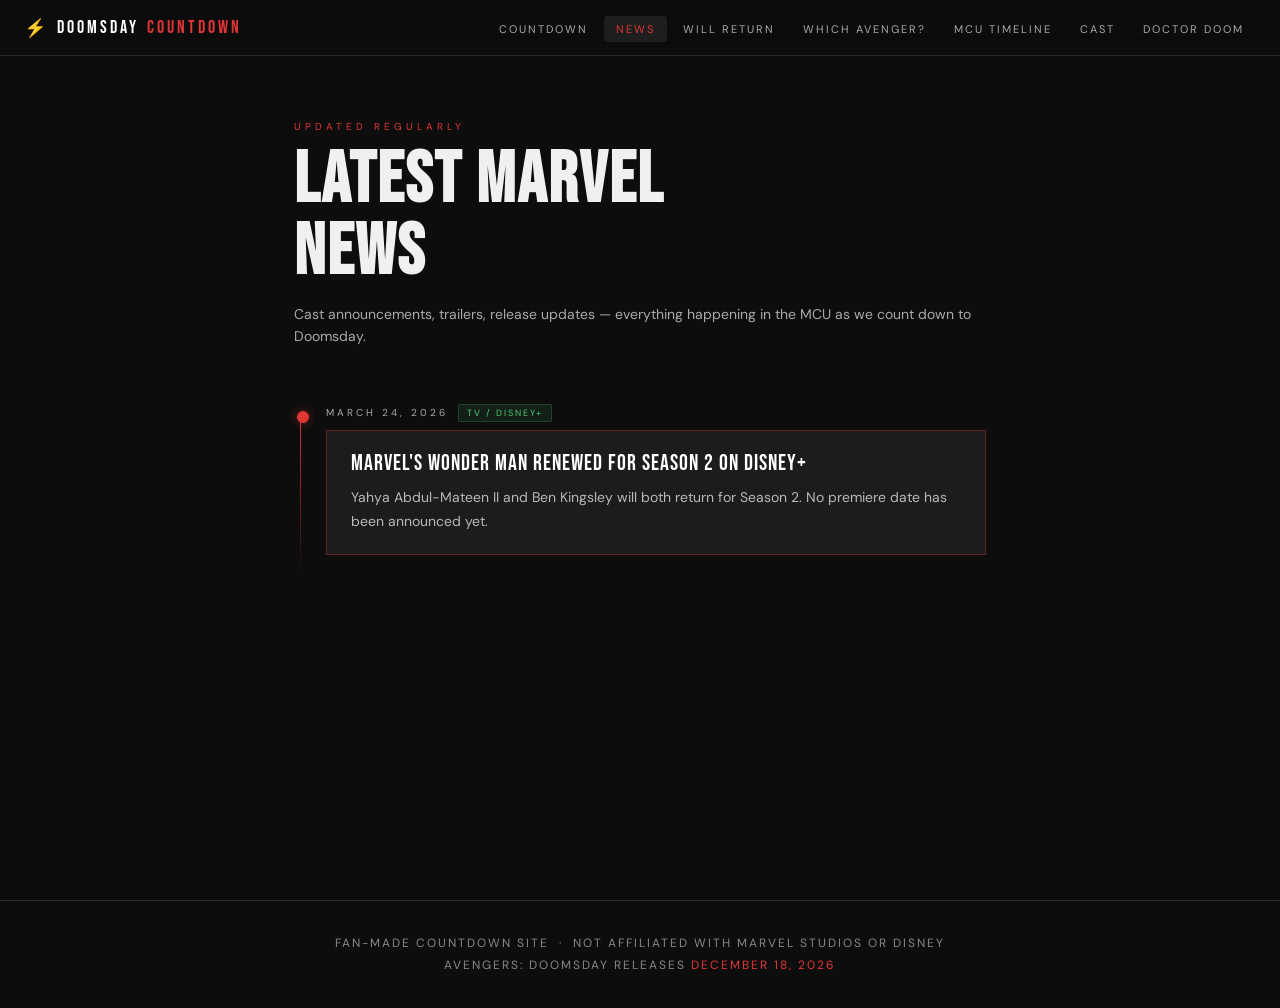
<file: news.html>
<!DOCTYPE html>
<html lang="en">
<head>
  <meta charset="UTF-8">
  <meta name="viewport" content="width=device-width, initial-scale=1.0">
  <title>Marvel Latest News & Updates — Avengers Doomsday</title>
  <meta name="description" content="Latest Marvel news and updates — Avengers Doomsday cast announcements, trailers, release dates and more. Updated daily.">
  <meta name="keywords" content="marvel news 2026, avengers doomsday news, mcu updates, marvel latest news, avengers doomsday updates">
  <meta name="robots" content="index, follow">
  <link rel="canonical" href="https://avengersdoomsdayclock.pages.dev/news.html">
  <meta property="og:type" content="website">
  <meta property="og:url" content="https://avengersdoomsdayclock.pages.dev/news.html">
  <meta property="og:title" content="Marvel Latest News & Updates — Avengers Doomsday">
  <meta property="og:description" content="Latest Marvel news and Avengers Doomsday updates. Cast announcements, trailers, release dates — updated daily.">
  <meta name="twitter:card" content="summary_large_image">
  <meta name="twitter:title" content="Marvel Latest News — Avengers Doomsday">
  <link rel="stylesheet" href="shared.css">
  <style>
    .news-page {
      max-width: 740px;
      margin: 0 auto;
      padding: 64px 24px 80px;
    }

    .news-header {
      margin-bottom: 56px;
    }

    .news-header .eyebrow {
      font-size: 10px;
      letter-spacing: 4px;
      text-transform: uppercase;
      color: var(--red);
      margin-bottom: 12px;
    }

    .news-header h1 {
      font-family: var(--bebas);
      font-size: clamp(40px, 10vw, 72px);
      letter-spacing: 2px;
      line-height: 1;
      margin-bottom: 14px;
    }

    .news-header p {
      font-size: 14px;
      color: #aaa;
      line-height: 1.6;
    }

    /* TIMELINE */
    .news-timeline {
      position: relative;
      padding-left: 32px;
    }

    .news-timeline::before {
      content: '';
      position: absolute;
      left: 6px;
      top: 8px;
      bottom: 0;
      width: 1px;
      background: linear-gradient(to bottom, var(--red), transparent 90%);
    }

    /* SINGLE NEWS ITEM */
    .news-item {
      position: relative;
      margin-bottom: 0;
      padding-bottom: 40px;
    }

    .news-item::before {
      content: '';
      position: absolute;
      left: -28px;
      top: 8px;
      width: 10px;
      height: 10px;
      border-radius: 50%;
      background: var(--bg);
      border: 1px solid var(--red);
      transition: background 0.2s;
    }

    .news-item:hover::before {
      background: var(--red);
    }

    .news-item.featured::before {
      background: var(--red);
      box-shadow: 0 0 10px rgba(226,54,54,0.5);
      width: 12px;
      height: 12px;
      left: -29px;
      top: 7px;
    }

    .news-date {
      font-size: 10px;
      letter-spacing: 3px;
      text-transform: uppercase;
      color: #aaa;
      margin-bottom: 8px;
      display: flex;
      align-items: center;
      gap: 10px;
    }

    .news-tag {
      font-size: 9px;
      letter-spacing: 2px;
      text-transform: uppercase;
      padding: 2px 8px;
      border-radius: 2px;
    }

    .tag-breaking { background: rgba(226,54,54,0.15); color: var(--red); border: 1px solid rgba(226,54,54,0.3); }
    .tag-casting  { background: rgba(90,172,255,0.1); color: #5aacff; border: 1px solid rgba(90,172,255,0.2); }
    .tag-trailer  { background: rgba(201,168,76,0.1); color: var(--gold); border: 1px solid rgba(201,168,76,0.2); }
    .tag-update   { background: rgba(255,255,255,0.05); color: #b0b0b0; border: 1px solid rgba(255,255,255,0.1); }
    .tag-rumour   { background: rgba(160,100,220,0.1); color: #a064dc; border: 1px solid rgba(160,100,220,0.2); }
    .tag-tv       { background: rgba(80,200,120,0.1); color: #50c878; border: 1px solid rgba(80,200,120,0.2); }

    .news-card {
      background: var(--bg3);
      border: 1px solid var(--border);
      padding: 20px 24px;
      transition: border-color 0.2s;
    }

    .news-card:hover {
      border-color: rgba(255,255,255,0.15);
    }

    .news-item.featured .news-card {
      border-color: rgba(226,54,54,0.3);
    }

    .news-headline {
      font-family: var(--bebas);
      font-size: 22px;
      letter-spacing: 1px;
      color: #fff;
      line-height: 1.15;
      margin-bottom: 10px;
    }

    .news-body {
      font-size: 14px;
      color: #b8b8b8;
      line-height: 1.7;
    }

    .news-body a {
      color: var(--red);
      text-decoration: underline;
      text-underline-offset: 3px;
    }

    /* EMPTY STATE */
    .news-empty {
      text-align: center;
      padding: 64px 24px;
      color: #aaa;
      font-size: 14px;
    }

    @media (max-width: 640px) {
      .article-wrap, .wr-page, .quiz-page, .tl-page, .cast-page, .news-page {
        padding-left: 16px;
        padding-right: 16px;
        padding-top: 40px;
      }
      .doom-section p, .scene p, .article-conclusion p, .news-body {
        font-size: 16px !important;
        line-height: 1.8 !important;
        color: #c8c8c8 !important;
      }
      .cast-character { font-size: 20px !important; }
      .cast-actor { font-size: 14px !important; color: #bbb !important; }
      .film-title { font-size: 15px !important; color: #ccc !important; }
      .film-year { font-size: 14px !important; color: #aaa !important; }
      .news-headline { font-size: 20px !important; }
      .news-date { font-size: 11px !important; }
      .answer-btn { font-size: 15px !important; padding: 14px 16px !important; }
      .q-text { font-size: 24px !important; }
      .compare-table { font-size: 13px !important; }
      .compare-table td, .compare-table th { padding: 10px 10px !important; }
      .power-desc { font-size: 13px !important; color: #bbb !important; }
      .doom-tl-text { font-size: 14px !important; color: #c0c0c0 !important; }
      .toc-list a { font-size: 14px !important; color: #bbb !important; }
      .related-card-desc { font-size: 13px !important; color: #bbb !important; }
    }
  </style>
</head>
<body>
<div class="page">
  <main class="news-page">
    <div class="news-header">
      <div class="eyebrow">Updated regularly</div>
      <h1>Latest Marvel<br>News</h1>
      <p>Cast announcements, trailers, release updates — everything happening in the MCU as we count down to Doomsday.</p>
    </div>

    <div class="news-timeline" id="news-timeline">

      <!-- ============================================================
           HOW TO ADD A NEWS ITEM:
           Copy one of the blocks below, paste it at the TOP of this
           list (newest first), update the date, headline, body, and tag.

           TAG OPTIONS:
             tag-breaking  = Breaking
             tag-casting   = Casting
             tag-trailer   = Trailer
             tag-update    = Update
             tag-rumour    = Rumour
             tag-tv        = TV / Disney+

           Add  class="featured"  to .news-item to highlight it in red.
      ============================================================ -->

      <!-- ITEM: Wonder Man Season 2 -->
      <div class="news-item featured">
        <div class="news-date">
          March 24, 2026
          <span class="news-tag tag-tv">TV / Disney+</span>
        </div>
        <div class="news-card">
          <div class="news-headline">Marvel's Wonder Man Renewed for Season 2 on Disney+</div>
          <div class="news-body">Yahya Abdul-Mateen II and Ben Kingsley will both return for Season 2. No premiere date has been announced yet.</div>
        </div>
      </div>

      <!-- PASTE NEW ITEMS ABOVE THIS LINE -->

    </div>
  </main>
</div>

<script src="shared.js"></script>
<script>
  injectNav('news.html');
  injectFooter();
  injectParticles(15);
</script>
</body>
</html>
</file>
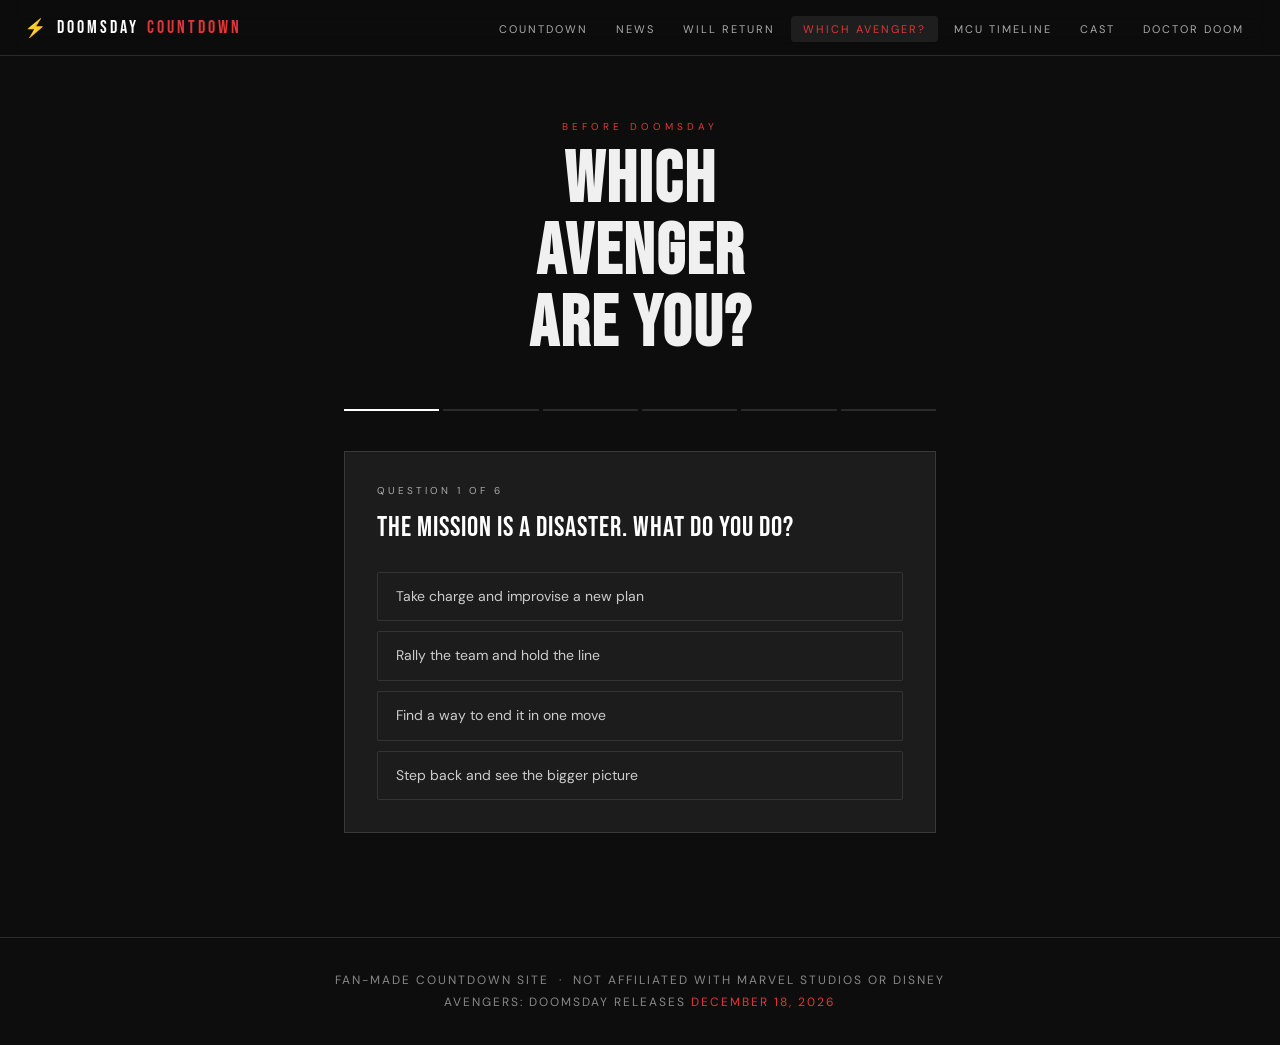
<file: quiz.html>
<!DOCTYPE html>
<html lang="en">
<head>
  <meta charset="UTF-8">
  <meta name="viewport" content="width=device-width, initial-scale=1.0">
  <title>Which Avenger Are You? Quiz 2026 — Avengers Doomsday</title>
  <meta name="description" content="Take the quiz and find out which Avenger you are before Avengers Doomsday. Iron Man, Thor, Captain America, Spider-Man and more.">
  <meta name="keywords" content="which avenger are you, avengers quiz 2026, avengers doomsday quiz, what avenger am i, mcu personality quiz">
  <meta name="robots" content="index, follow">
  <link rel="canonical" href="https://avengersdoomsdayclock.pages.dev/quiz.html">
  <meta property="og:type" content="website">
  <meta property="og:url" content="https://avengersdoomsdayclock.pages.dev/quiz.html">
  <meta property="og:title" content="Which Avenger Are You? Quiz 2026">
  <meta property="og:description" content="Find out which Avenger you are — Iron Man, Thor, Cap, Strange, Black Widow and more. Free personality quiz.">
  <meta name="twitter:card" content="summary_large_image">
  <meta name="twitter:title" content="Which Avenger Are You? — Doomsday Quiz">
  <script type="application/ld+json">{"@context":"https://schema.org","@type":"Quiz","name":"Which Avenger Are You?","url":"https://avengersdoomsdayclock.pages.dev/quiz.html","description":"Find out which Avenger you are before Avengers Doomsday releases December 18 2026."}</script>
  <link rel="stylesheet" href="shared.css">
  <style>
    .quiz-page {
      max-width: 640px;
      margin: 0 auto;
      padding: 64px 24px 80px;
    }

    .quiz-header {
      text-align: center;
      margin-bottom: 48px;
    }

    .quiz-header .eyebrow {
      font-size: 10px;
      letter-spacing: 4px;
      text-transform: uppercase;
      color: var(--red);
      margin-bottom: 12px;
    }

    .quiz-header h1 {
      font-family: var(--bebas);
      font-size: clamp(40px, 10vw, 72px);
      letter-spacing: 2px;
      line-height: 1;
    }

    /* PROGRESS */
    .quiz-progress {
      display: flex;
      gap: 4px;
      margin-bottom: 40px;
    }

    .progress-dot {
      flex: 1;
      height: 2px;
      background: var(--border);
      transition: background 0.3s;
    }

    .progress-dot.done { background: var(--red); }
    .progress-dot.active { background: #fff; }

    /* QUESTION CARD */
    .question-card {
      background: var(--bg3);
      border: 1px solid var(--border);
      padding: 32px;
      margin-bottom: 24px;
    }

    .q-number {
      font-size: 10px;
      letter-spacing: 3px;
      text-transform: uppercase;
      color: #aaa;
      margin-bottom: 16px;
    }

    .q-text {
      font-family: var(--bebas);
      font-size: 28px;
      letter-spacing: 1px;
      line-height: 1.1;
      color: #fff;
      margin-bottom: 28px;
    }

    .answers {
      display: flex;
      flex-direction: column;
      gap: 10px;
    }

    .answer-btn {
      background: transparent;
      border: 1px solid rgba(255,255,255,0.1);
      color: #ccc;
      font-family: var(--sans);
      font-size: 14px;
      padding: 14px 18px;
      text-align: left;
      cursor: pointer;
      transition: all 0.2s;
      border-radius: 2px;
      line-height: 1.4;
    }

    .answer-btn:hover {
      border-color: var(--red);
      color: #fff;
      background: rgba(226,54,54,0.06);
    }

    .answer-btn.selected {
      border-color: var(--red);
      background: rgba(226,54,54,0.12);
      color: #fff;
    }

    /* RESULT */
    .result-card {
      display: none;
      text-align: center;
      padding: 48px 32px;
      background: var(--bg3);
      border: 1px solid var(--border);
    }

    .result-card.visible { display: block; }

    .result-icon {
      font-size: 64px;
      margin-bottom: 24px;
      animation: bounce 0.6s ease;
    }

    @keyframes bounce {
      0% { transform: scale(0); }
      60% { transform: scale(1.15); }
      100% { transform: scale(1); }
    }

    .result-you-are {
      font-size: 11px;
      letter-spacing: 4px;
      text-transform: uppercase;
      color: #aaa;
      margin-bottom: 12px;
    }

    .result-name {
      font-family: var(--bebas);
      font-size: clamp(48px, 12vw, 80px);
      color: var(--red);
      letter-spacing: 3px;
      line-height: 1;
      margin-bottom: 24px;
    }

    .result-desc {
      font-size: 15px;
      color: #c0c0c0;
      line-height: 1.7;
      max-width: 440px;
      margin: 0 auto 32px;
    }

    .result-trait {
      display: inline-block;
      padding: 5px 14px;
      border: 1px solid rgba(255,255,255,0.1);
      font-size: 11px;
      letter-spacing: 2px;
      text-transform: uppercase;
      color: #aaa;
      border-radius: 2px;
      margin: 4px;
    }

    .result-actions {
      margin-top: 32px;
      display: flex;
      gap: 12px;
      justify-content: center;
      flex-wrap: wrap;
    }

    @media (max-width: 640px) {
      .article-wrap, .wr-page, .quiz-page, .tl-page, .cast-page, .news-page {
        padding-left: 16px;
        padding-right: 16px;
        padding-top: 40px;
      }
      .doom-section p, .scene p, .article-conclusion p, .news-body {
        font-size: 16px !important;
        line-height: 1.8 !important;
        color: #c8c8c8 !important;
      }
      .cast-character { font-size: 20px !important; }
      .cast-actor { font-size: 14px !important; color: #bbb !important; }
      .film-title { font-size: 15px !important; color: #ccc !important; }
      .film-year { font-size: 14px !important; color: #aaa !important; }
      .news-headline { font-size: 20px !important; }
      .news-date { font-size: 11px !important; }
      .answer-btn { font-size: 15px !important; padding: 14px 16px !important; }
      .q-text { font-size: 24px !important; }
      .compare-table { font-size: 13px !important; }
      .compare-table td, .compare-table th { padding: 10px 10px !important; }
      .power-desc { font-size: 13px !important; color: #bbb !important; }
      .doom-tl-text { font-size: 14px !important; color: #c0c0c0 !important; }
      .toc-list a { font-size: 14px !important; color: #bbb !important; }
      .related-card-desc { font-size: 13px !important; color: #bbb !important; }
    }
  </style>
</head>
<body>
<div class="page">
  <main class="quiz-page">
    <div class="quiz-header">
      <div class="eyebrow">Before Doomsday</div>
      <h1>Which<br>Avenger<br>Are You?</h1>
    </div>

    <div class="quiz-progress" id="progress"></div>

    <div id="quiz-container">
      <div class="question-card" id="question-card">
        <div class="q-number" id="q-number"></div>
        <div class="q-text" id="q-text"></div>
        <div class="answers" id="answers"></div>
      </div>
    </div>

    <div class="result-card" id="result-card">
      <div class="result-icon" id="result-icon"></div>
      <div class="result-you-are">You are</div>
      <div class="result-name" id="result-name"></div>
      <div class="result-desc" id="result-desc"></div>
      <div id="result-traits"></div>
      <div class="result-actions">
        <button class="btn btn-red" onclick="retakeQuiz()">Retake Quiz</button>
        <button class="btn btn-outline" onclick="shareResult()">Share Result</button>
        <a href="will-return.html" class="btn btn-outline">Make Your Card</a>
      </div>
    </div>
  </main>
</div>

<script src="shared.js"></script>
<script>
  injectNav('quiz.html');
  injectFooter();
  injectParticles(15);

  const QUESTIONS = [
    {
      text: "The mission is a disaster. What do you do?",
      answers: [
        { text: "Take charge and improvise a new plan", scores: { IronMan: 3, Cap: 1 } },
        { text: "Rally the team and hold the line", scores: { Cap: 3, Thor: 1 } },
        { text: "Find a way to end it in one move", scores: { Thor: 2, Strange: 2 } },
        { text: "Step back and see the bigger picture", scores: { Strange: 3, BlackWidow: 1 } },
      ]
    },
    {
      text: "Your greatest strength is…",
      answers: [
        { text: "Intelligence and tech", scores: { IronMan: 3, Strange: 1 } },
        { text: "Loyalty and courage", scores: { Cap: 3, Spidey: 1 } },
        { text: "Raw power and instinct", scores: { Thor: 3, Hulk: 2 } },
        { text: "Adaptability and resourcefulness", scores: { BlackWidow: 3, Spidey: 1 } },
      ]
    },
    {
      text: "Doctor Doom shows up. Your first instinct?",
      answers: [
        { text: "Build something to counter his armour", scores: { IronMan: 3 } },
        { text: "Shield whoever is in danger", scores: { Cap: 3, Spidey: 1 } },
        { text: "Challenge him head-on", scores: { Thor: 3, Hulk: 1 } },
        { text: "Look for his weakness before engaging", scores: { Strange: 2, BlackWidow: 3 } },
      ]
    },
    {
      text: "Pick your ideal team size",
      answers: [
        { text: "Solo — I work best alone", scores: { IronMan: 2, BlackWidow: 2 } },
        { text: "Small trusted squad", scores: { Cap: 2, Spidey: 2 } },
        { text: "The bigger the better", scores: { Thor: 2, Hulk: 2 } },
        { text: "Whatever gets the job done", scores: { Strange: 3, Cap: 1 } },
      ]
    },
    {
      text: "Your weakness you'd never admit to?",
      answers: [
        { text: "Arrogance", scores: { IronMan: 3, Thor: 1 } },
        { text: "Stubbornness", scores: { Cap: 3, Hulk: 1 } },
        { text: "Anger", scores: { Hulk: 3, Thor: 1 } },
        { text: "Detachment from others", scores: { Strange: 3, BlackWidow: 1 } },
      ]
    },
    {
      text: "After Doomsday — assuming we win — you…",
      answers: [
        { text: "Get back to building the future", scores: { IronMan: 3 } },
        { text: "Make sure everyone gets home safe", scores: { Cap: 3, Spidey: 1 } },
        { text: "Celebrate like a god should", scores: { Thor: 3 } },
        { text: "Quietly disappear until needed again", scores: { Strange: 2, BlackWidow: 2 } },
      ]
    },
  ];

  const RESULTS = {
    IronMan:     { name: 'Iron Man', icon: '🦾', desc: 'Brilliant, driven, impossible to ignore. You solve problems with intelligence and sheer force of will — even when everyone else says it can\'t be done. Your ego is a feature, not a bug.', traits: ['Genius', 'Strategist', 'Innovator'] },
    Cap:         { name: 'Captain America', icon: '🛡️', desc: 'You hold the line when others break. Values mean more to you than convenience, and you\'d sacrifice comfort for what\'s right every single time. People follow you because they trust you.', traits: ['Leader', 'Loyal', 'Relentless'] },
    Thor:        { name: 'Thor', icon: '⚡', desc: 'Power and heart in equal measure. You charge into chaos with confidence, and somehow it works — usually. You\'ve learned that strength without humility only gets you so far.', traits: ['Powerful', 'Brave', 'Evolving'] },
    Strange:     { name: 'Doctor Strange', icon: '🔮', desc: 'You see angles others don\'t. Calm under pressure, willing to make hard calls, and always three steps ahead. You carry the weight of knowing too much.', traits: ['Strategic', 'Mystic', 'Calculating'] },
    BlackWidow:  { name: 'Black Widow', icon: '🕷️', desc: 'No powers. No problem. You outthink, outmaneuver, and outlast everyone in the room. Underestimating you is the last mistake anyone makes.', traits: ['Resourceful', 'Determined', 'Lethal'] },
    Hulk:        { name: 'The Hulk', icon: '💚', desc: 'Underneath the surface is something enormous. You\'re more complex than people expect — and when pushed, more powerful than anyone can handle. The duality is the point.', traits: ['Fierce', 'Protective', 'Misunderstood'] },
    Spidey:      { name: 'Spider-Man', icon: '🕸️', desc: 'Great power, great responsibility — you feel that to your core. You\'re upbeat under pressure, quick-witted in a crisis, and somehow always the moral compass of the room.', traits: ['Witty', 'Responsible', 'Heart of gold'] },
  };

  let scores = { IronMan: 0, Cap: 0, Thor: 0, Strange: 0, BlackWidow: 0, Hulk: 0, Spidey: 0 };
  let currentQ = 0;
  let selectedAnswer = null;

  function buildProgress() {
    const prog = document.getElementById('progress');
    prog.innerHTML = '';
    QUESTIONS.forEach((_, i) => {
      const dot = document.createElement('div');
      dot.className = 'progress-dot' + (i < currentQ ? ' done' : i === currentQ ? ' active' : '');
      prog.appendChild(dot);
    });
  }

  function renderQuestion() {
    const q = QUESTIONS[currentQ];
    document.getElementById('q-number').textContent = `Question ${currentQ + 1} of ${QUESTIONS.length}`;
    document.getElementById('q-text').textContent = q.text;
    const answersEl = document.getElementById('answers');
    answersEl.innerHTML = '';
    selectedAnswer = null;
    q.answers.forEach((a, i) => {
      const btn = document.createElement('button');
      btn.className = 'answer-btn';
      btn.textContent = a.text;
      btn.onclick = () => selectAnswer(i, btn, a.scores);
      answersEl.appendChild(btn);
    });
    buildProgress();
  }

  function selectAnswer(i, btn, scoreMap) {
    document.querySelectorAll('.answer-btn').forEach(b => b.classList.remove('selected'));
    btn.classList.add('selected');
    selectedAnswer = scoreMap;
    setTimeout(() => advance(), 400);
  }

  function advance() {
    if (selectedAnswer) {
      Object.entries(selectedAnswer).forEach(([k, v]) => { scores[k] = (scores[k] || 0) + v; });
    }
    currentQ++;
    if (currentQ >= QUESTIONS.length) {
      showResult();
    } else {
      renderQuestion();
    }
  }

  function showResult() {
    document.getElementById('question-card').style.display = 'none';
    const winner = Object.entries(scores).sort((a, b) => b[1] - a[1])[0][0];
    const r = RESULTS[winner];
    document.getElementById('result-icon').textContent = r.icon;
    document.getElementById('result-name').textContent = r.name;
    document.getElementById('result-desc').textContent = r.desc;
    const traitsEl = document.getElementById('result-traits');
    traitsEl.innerHTML = r.traits.map(t => `<span class="result-trait">${t}</span>`).join('');
    document.getElementById('result-card').classList.add('visible');
    buildProgress();
    document.getElementById('progress').querySelectorAll('.progress-dot').forEach(d => d.classList.add('done'));
  }

  function retakeQuiz() {
    scores = { IronMan: 0, Cap: 0, Thor: 0, Strange: 0, BlackWidow: 0, Hulk: 0, Spidey: 0 };
    currentQ = 0;
    document.getElementById('question-card').style.display = '';
    document.getElementById('result-card').classList.remove('visible');
    renderQuestion();
  }

  function shareResult() {
    const name = document.getElementById('result-name').textContent;
    const text = `I got ${name} — which Avenger are you before Doomsday? #AvengersDoomsday`;
    if (navigator.share) {
      navigator.share({ title: 'Which Avenger Are You?', text });
    } else {
      navigator.clipboard.writeText(text).then(() => alert('Copied!'));
    }
  }

  renderQuestion();
</script>
</body>
</html>
</file>
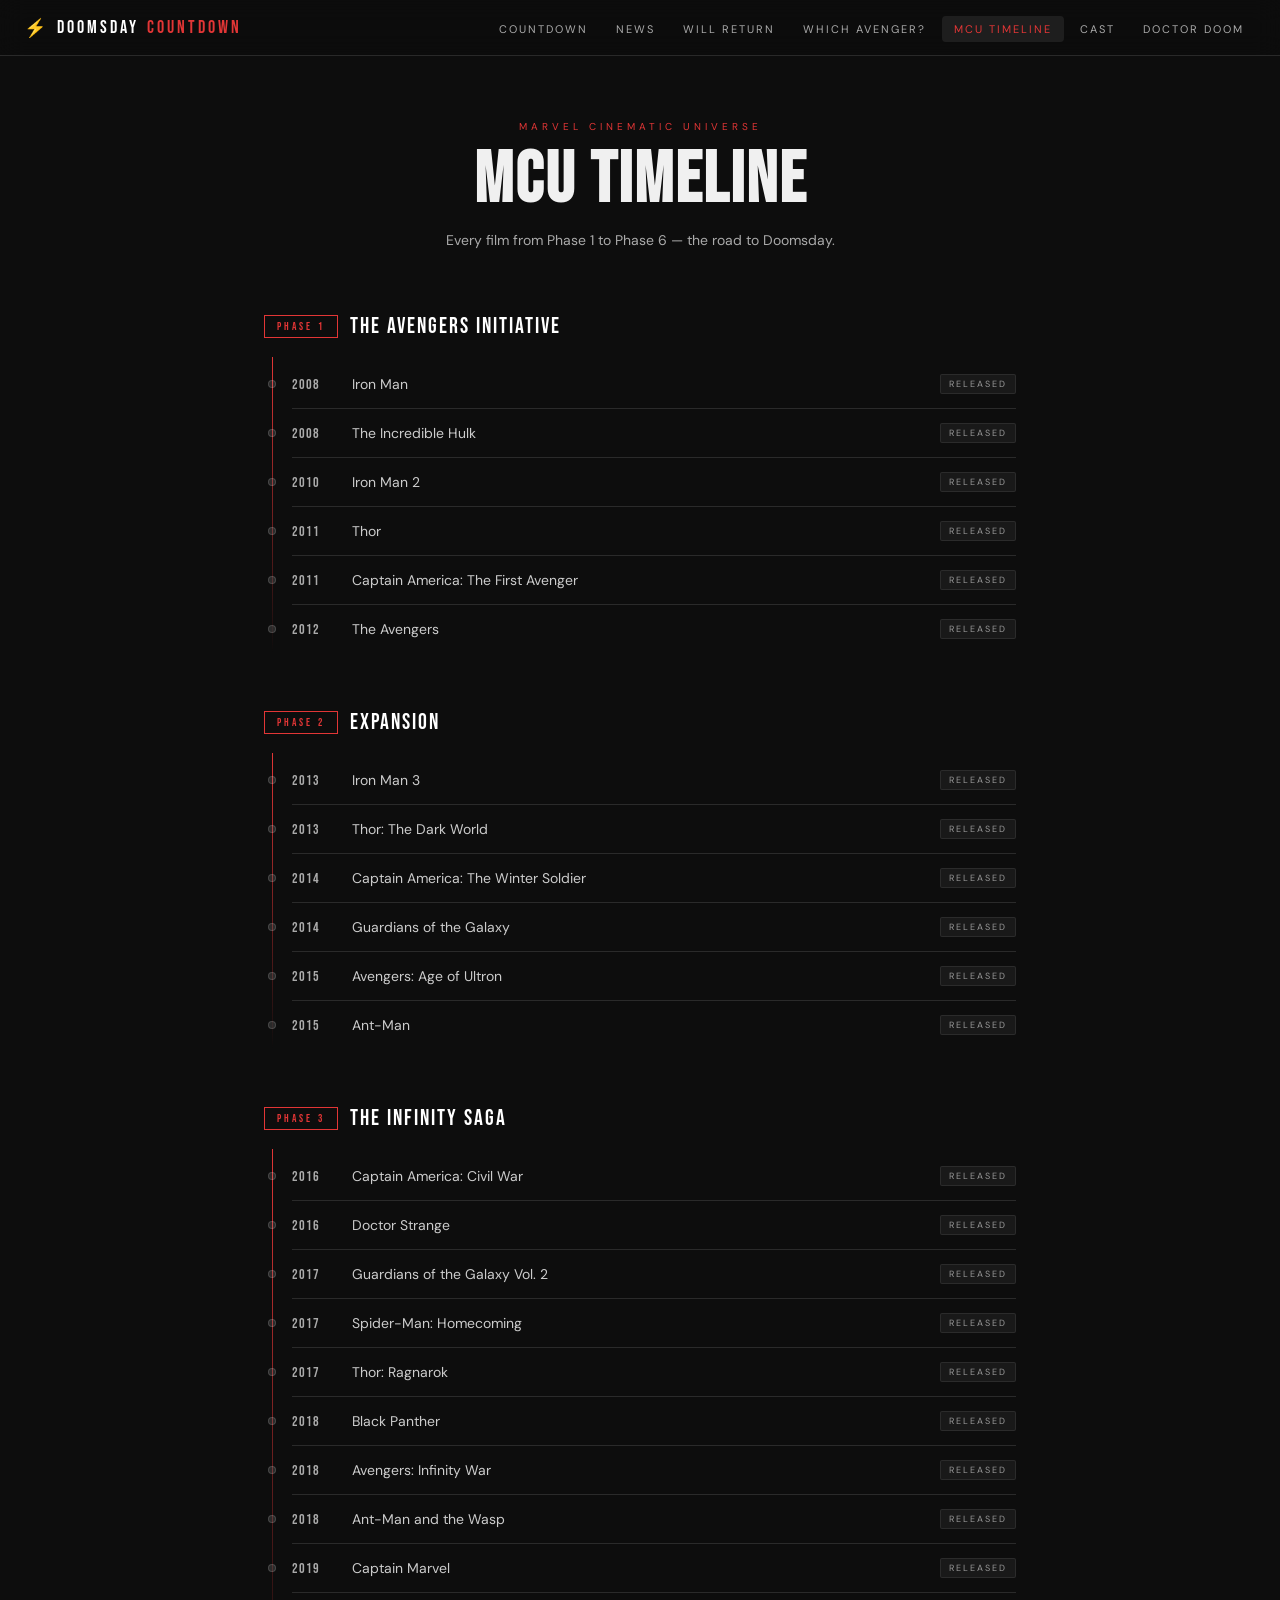
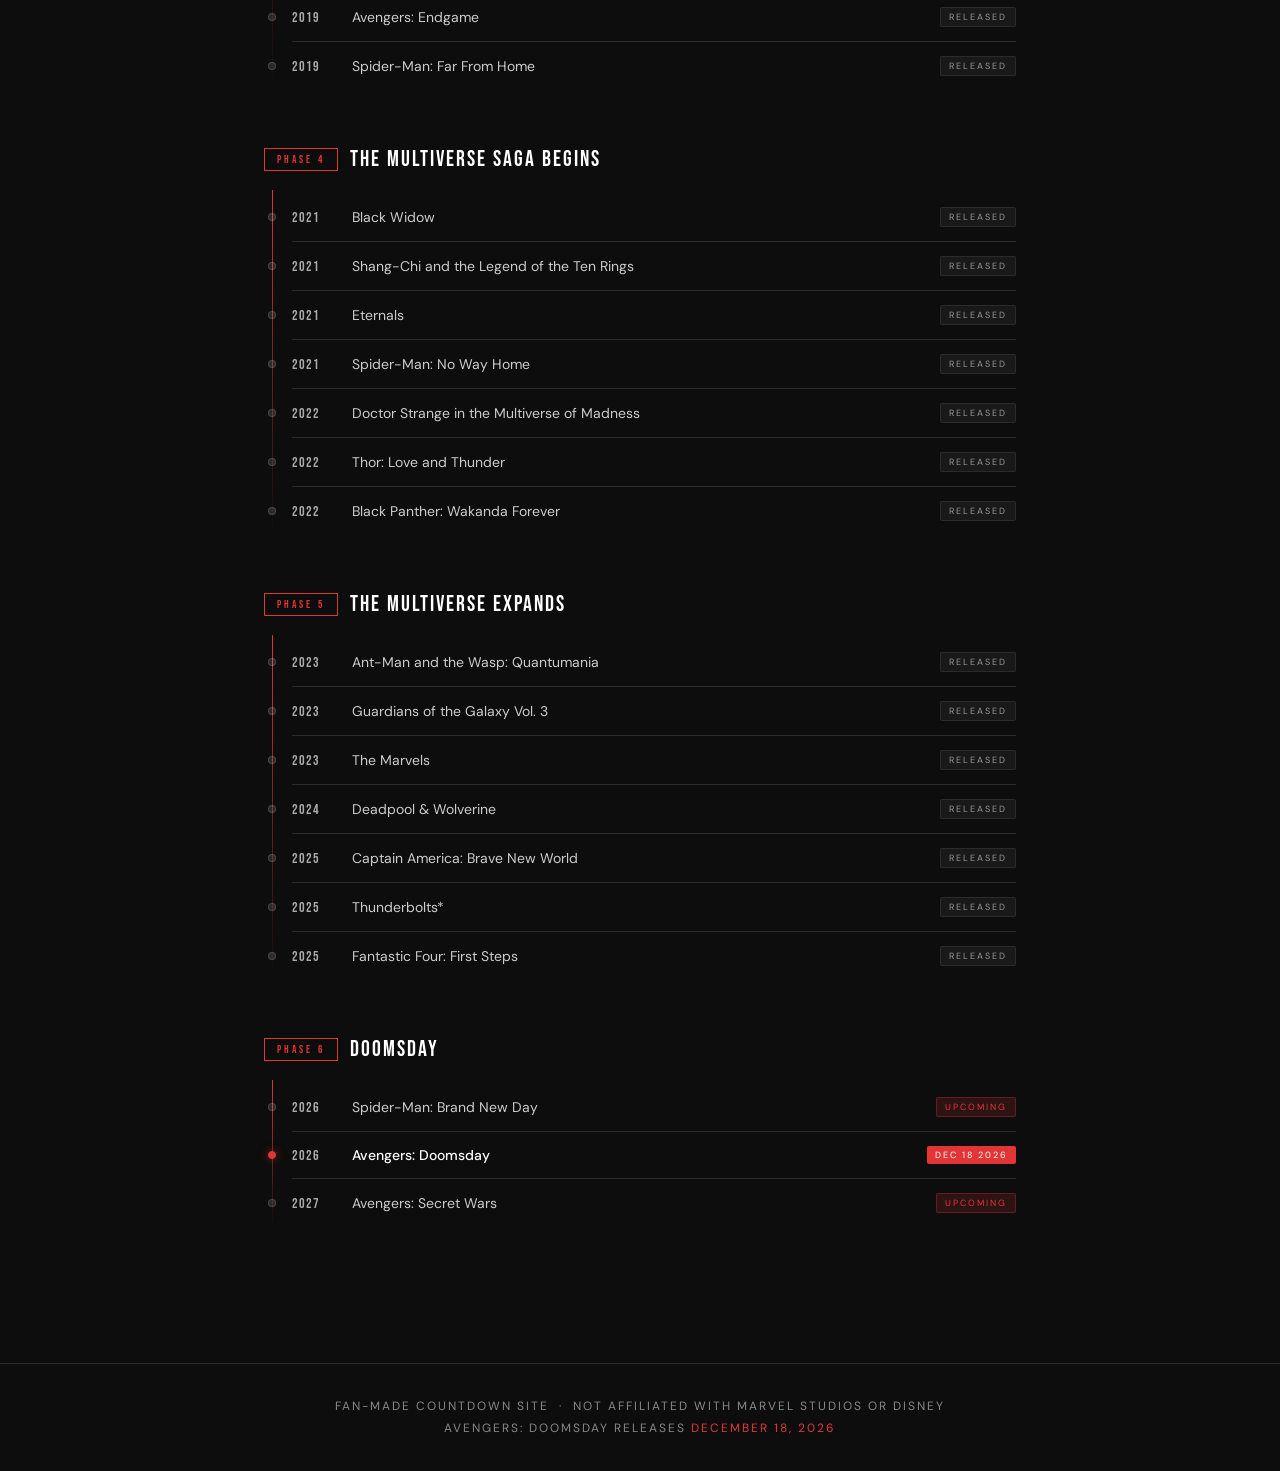
<file: timeline.html>
<!DOCTYPE html>
<html lang="en">
<head>
  <meta charset="UTF-8">
  <meta name="viewport" content="width=device-width, initial-scale=1.0">
  <title>MCU Timeline — All Phases 1-6 Leading to Avengers Doomsday</title>
  <meta name="description" content="The complete MCU film timeline from Phase 1 to Phase 6. Every Marvel movie in order leading to Avengers Doomsday on December 18 2026.">
  <meta name="keywords" content="mcu timeline, marvel movies in order, mcu phases 1-6, avengers doomsday timeline, marvel cinematic universe films list">
  <meta name="robots" content="index, follow">
  <link rel="canonical" href="https://avengersdoomsdayclock.pages.dev/timeline.html">
  <meta property="og:type" content="website">
  <meta property="og:url" content="https://avengersdoomsdayclock.pages.dev/timeline.html">
  <meta property="og:title" content="MCU Timeline — All Phases Leading to Avengers Doomsday">
  <meta property="og:description" content="Every Marvel Cinematic Universe film in order from Phase 1 to Phase 6, ending with Avengers Doomsday December 18 2026.">
  <meta name="twitter:card" content="summary_large_image">
  <meta name="twitter:title" content="MCU Timeline Phase 1-6 — Avengers Doomsday">
  <link rel="stylesheet" href="shared.css">
  <style>
    .tl-page {
      max-width: 800px;
      margin: 0 auto;
      padding: 64px 24px 80px;
    }

    .tl-header {
      text-align: center;
      margin-bottom: 64px;
    }

    .tl-header .eyebrow {
      font-size: 10px;
      letter-spacing: 4px;
      text-transform: uppercase;
      color: var(--red);
      margin-bottom: 12px;
    }

    .tl-header h1 {
      font-family: var(--bebas);
      font-size: clamp(40px, 10vw, 72px);
      letter-spacing: 2px;
      line-height: 1;
    }

    .tl-header p {
      margin-top: 14px;
      font-size: 14px;
      color: #aaa;
    }

    /* PHASE BLOCK */
    .phase-block {
      margin-bottom: 56px;
      position: relative;
    }

    .phase-label {
      display: inline-flex;
      align-items: center;
      gap: 12px;
      margin-bottom: 20px;
    }

    .phase-badge {
      font-family: var(--bebas);
      font-size: 11px;
      letter-spacing: 3px;
      padding: 4px 12px;
      border: 1px solid var(--red);
      color: var(--red);
    }

    .phase-name {
      font-family: var(--bebas);
      font-size: 22px;
      letter-spacing: 2px;
      color: #fff;
    }

    .phase-line {
      position: absolute;
      left: 8px;
      top: 44px;
      bottom: 0;
      width: 1px;
      background: linear-gradient(to bottom, var(--red), transparent);
    }

    /* FILM ROW */
    .film-list {
      display: flex;
      flex-direction: column;
      gap: 0;
      padding-left: 28px;
    }

    .film-item {
      display: flex;
      align-items: center;
      gap: 16px;
      padding: 14px 0;
      border-bottom: 1px solid var(--border);
      transition: background 0.15s;
      position: relative;
    }

    .film-item:last-child { border-bottom: none; }

    .film-dot {
      position: absolute;
      left: -24px;
      width: 8px;
      height: 8px;
      border-radius: 50%;
      background: var(--border);
      border: 1px solid rgba(255,255,255,0.15);
      flex-shrink: 0;
    }

    .film-dot.doomsday {
      background: var(--red);
      border-color: var(--red);
      box-shadow: 0 0 8px rgba(226,54,54,0.6);
    }

    .film-year {
      font-family: var(--bebas);
      font-size: 14px;
      color: #aaa;
      min-width: 44px;
      letter-spacing: 1px;
    }

    .film-title {
      font-size: 14px;
      color: #ccc;
      flex: 1;
      line-height: 1.3;
    }

    .film-title.doomsday {
      color: #fff;
      font-weight: 500;
    }

    .film-badge {
      font-size: 9px;
      letter-spacing: 2px;
      text-transform: uppercase;
      padding: 3px 8px;
      border-radius: 2px;
    }

    .badge-upcoming {
      background: rgba(226,54,54,0.15);
      color: var(--red);
      border: 1px solid rgba(226,54,54,0.3);
    }

    .badge-released {
      background: rgba(255,255,255,0.05);
      color: #999;
      border: 1px solid rgba(255,255,255,0.08);
    }

    .badge-doomsday {
      background: var(--red);
      color: #fff;
      animation: glow 2s ease infinite;
    }

    @keyframes glow {
      0%, 100% { box-shadow: 0 0 0 rgba(226,54,54,0); }
      50% { box-shadow: 0 0 12px rgba(226,54,54,0.5); }
    }

    @media (max-width: 640px) {
      .article-wrap, .wr-page, .quiz-page, .tl-page, .cast-page, .news-page {
        padding-left: 16px;
        padding-right: 16px;
        padding-top: 40px;
      }
      .doom-section p, .scene p, .article-conclusion p, .news-body {
        font-size: 16px !important;
        line-height: 1.8 !important;
        color: #c8c8c8 !important;
      }
      .cast-character { font-size: 20px !important; }
      .cast-actor { font-size: 14px !important; color: #bbb !important; }
      .film-title { font-size: 15px !important; color: #ccc !important; }
      .film-year { font-size: 14px !important; color: #aaa !important; }
      .news-headline { font-size: 20px !important; }
      .news-date { font-size: 11px !important; }
      .answer-btn { font-size: 15px !important; padding: 14px 16px !important; }
      .q-text { font-size: 24px !important; }
      .compare-table { font-size: 13px !important; }
      .compare-table td, .compare-table th { padding: 10px 10px !important; }
      .power-desc { font-size: 13px !important; color: #bbb !important; }
      .doom-tl-text { font-size: 14px !important; color: #c0c0c0 !important; }
      .toc-list a { font-size: 14px !important; color: #bbb !important; }
      .related-card-desc { font-size: 13px !important; color: #bbb !important; }
    }
  </style>
</head>
<body>
<div class="page">
  <main class="tl-page">
    <div class="tl-header">
      <div class="eyebrow">Marvel Cinematic Universe</div>
      <h1>MCU Timeline</h1>
      <p>Every film from Phase 1 to Phase 6 — the road to Doomsday.</p>
    </div>

    <div id="timeline"></div>
  </main>
</div>

<script src="shared.js"></script>
<script>
  injectNav('timeline.html');
  injectFooter();
  injectParticles(15);

  const PHASES = [
    {
      phase: 'Phase 1', name: 'The Avengers Initiative',
      films: [
        { year: 2008, title: 'Iron Man' },
        { year: 2008, title: 'The Incredible Hulk' },
        { year: 2010, title: 'Iron Man 2' },
        { year: 2011, title: 'Thor' },
        { year: 2011, title: 'Captain America: The First Avenger' },
        { year: 2012, title: 'The Avengers' },
      ]
    },
    {
      phase: 'Phase 2', name: 'Expansion',
      films: [
        { year: 2013, title: 'Iron Man 3' },
        { year: 2013, title: 'Thor: The Dark World' },
        { year: 2014, title: 'Captain America: The Winter Soldier' },
        { year: 2014, title: 'Guardians of the Galaxy' },
        { year: 2015, title: 'Avengers: Age of Ultron' },
        { year: 2015, title: 'Ant-Man' },
      ]
    },
    {
      phase: 'Phase 3', name: 'The Infinity Saga',
      films: [
        { year: 2016, title: 'Captain America: Civil War' },
        { year: 2016, title: 'Doctor Strange' },
        { year: 2017, title: 'Guardians of the Galaxy Vol. 2' },
        { year: 2017, title: 'Spider-Man: Homecoming' },
        { year: 2017, title: 'Thor: Ragnarok' },
        { year: 2018, title: 'Black Panther' },
        { year: 2018, title: 'Avengers: Infinity War' },
        { year: 2018, title: 'Ant-Man and the Wasp' },
        { year: 2019, title: 'Captain Marvel' },
        { year: 2019, title: 'Avengers: Endgame' },
        { year: 2019, title: 'Spider-Man: Far From Home' },
      ]
    },
    {
      phase: 'Phase 4', name: 'The Multiverse Saga Begins',
      films: [
        { year: 2021, title: 'Black Widow' },
        { year: 2021, title: 'Shang-Chi and the Legend of the Ten Rings' },
        { year: 2021, title: 'Eternals' },
        { year: 2021, title: 'Spider-Man: No Way Home' },
        { year: 2022, title: 'Doctor Strange in the Multiverse of Madness' },
        { year: 2022, title: 'Thor: Love and Thunder' },
        { year: 2022, title: 'Black Panther: Wakanda Forever' },
      ]
    },
    {
      phase: 'Phase 5', name: 'The Multiverse Expands',
      films: [
        { year: 2023, title: 'Ant-Man and the Wasp: Quantumania' },
        { year: 2023, title: 'Guardians of the Galaxy Vol. 3' },
        { year: 2023, title: 'The Marvels' },
        { year: 2024, title: 'Deadpool & Wolverine' },
        { year: 2025, title: 'Captain America: Brave New World' },
        { year: 2025, title: 'Thunderbolts*' },
        { year: 2025, title: 'Fantastic Four: First Steps' },
      ]
    },
    {
      phase: 'Phase 6', name: 'Doomsday',
      films: [
        { year: 2026, title: 'Spider-Man: Brand New Day', upcoming: true },
        { year: 2026, title: 'Avengers: Doomsday', doomsday: true },
        { year: 2027, title: 'Avengers: Secret Wars', upcoming: true },
      ]
    },
  ];

  const tl = document.getElementById('timeline');

  PHASES.forEach(ph => {
    const block = document.createElement('div');
    block.className = 'phase-block';

    const label = `
      <div class="phase-label">
        <div class="phase-badge">${ph.phase}</div>
        <div class="phase-name">${ph.name}</div>
      </div>
      <div class="phase-line"></div>
    `;

    const films = ph.films.map(f => {
      const dotClass = f.doomsday ? 'film-dot doomsday' : 'film-dot';
      const titleClass = f.doomsday ? 'film-title doomsday' : 'film-title';
      let badge = '';
      if (f.doomsday) badge = '<span class="film-badge badge-doomsday">Dec 18 2026</span>';
      else if (f.upcoming) badge = '<span class="film-badge badge-upcoming">Upcoming</span>';
      else badge = '<span class="film-badge badge-released">Released</span>';

      return `
        <div class="film-item">
          <div class="${dotClass}"></div>
          <div class="film-year">${f.year}</div>
          <div class="${titleClass}">${f.title}</div>
          ${badge}
        </div>
      `;
    }).join('');

    block.innerHTML = label + `<div class="film-list">${films}</div>`;
    tl.appendChild(block);
  });
</script>
</body>
</html>
</file>
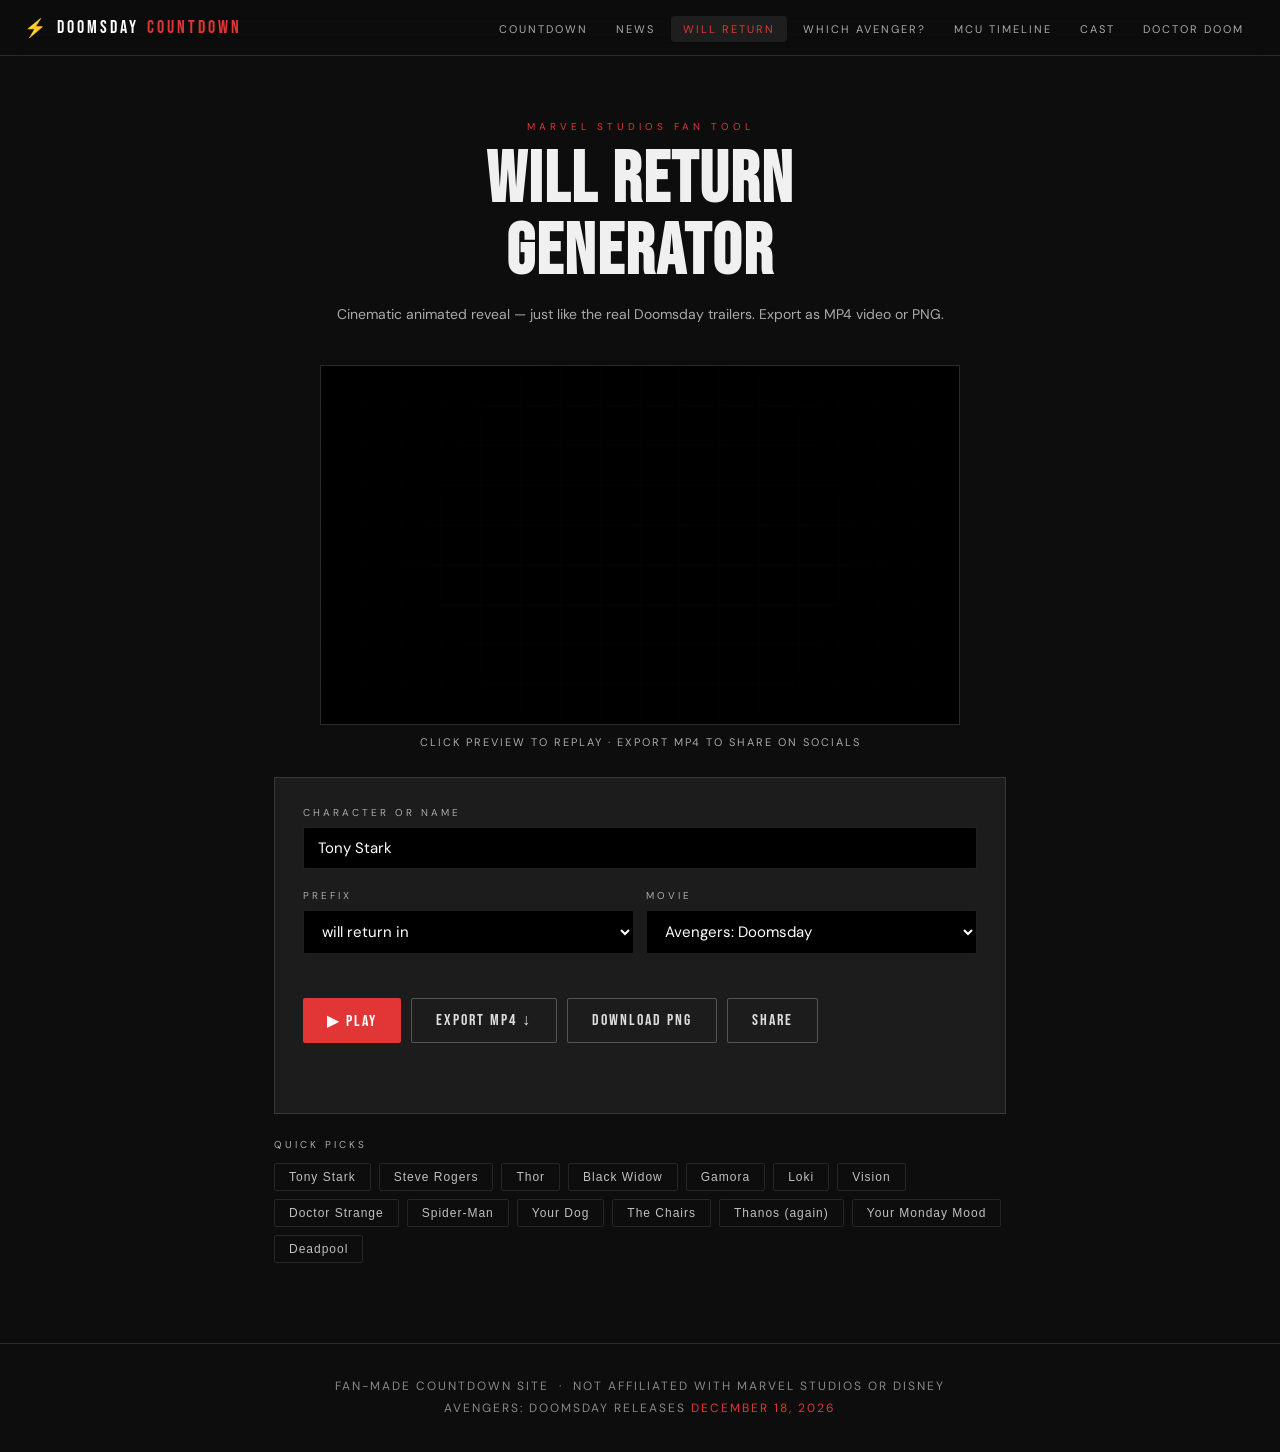
<file: will-return.html>
<!DOCTYPE html>
<html lang="en">
<head>
  <meta charset="UTF-8">
  <meta name="viewport" content="width=device-width, initial-scale=1.0">
  <title>Will Return Generator — Marvel-Style Animated Card | Avengers Doomsday</title>
  <meta name="description" content="Create your own animated Marvel-style 'Will Return in Avengers: Doomsday' card. Export as MP4 or PNG. Free fan tool.">
  <meta name="keywords" content="will return generator, avengers doomsday will return, marvel end credits generator, mcu will return animated">
  <meta name="robots" content="index, follow">
  <link rel="canonical" href="https://avengers-doomsdayclock.pages.dev/will-return.html">
  <meta property="og:type" content="website">
  <meta property="og:url" content="https://avengers-doomsdayclock.pages.dev/will-return.html">
  <meta property="og:title" content="Will Return Generator — Animated Marvel-Style Cards">
  <meta property="og:description" content="Create your own animated Will Return in Avengers Doomsday card. Export as MP4 or PNG free.">
  <meta name="twitter:card" content="summary_large_image">
  <script type="application/ld+json">{"@context":"https://schema.org","@type":"WebApplication","name":"Will Return Generator","url":"https://avengers-doomsdayclock.pages.dev/will-return.html","applicationCategory":"EntertainmentApplication","offers":{"@type":"Offer","price":"0","priceCurrency":"USD"}}</script>
  <link rel="stylesheet" href="shared.css">
  <style>
    .wr-page { max-width: 780px; margin: 0 auto; padding: 64px 24px 80px; }
    .wr-header { text-align: center; margin-bottom: 40px; }
    .wr-header .eyebrow { font-size: 10px; letter-spacing: 4px; text-transform: uppercase; color: var(--red); margin-bottom: 12px; }
    .wr-header h1 { font-family: var(--bebas); font-size: clamp(40px, 10vw, 72px); letter-spacing: 2px; line-height: 1; }
    .wr-header p { margin-top: 14px; font-size: 14px; color: #aaa; line-height: 1.6; }

    .canvas-wrap { display: flex; justify-content: center; margin-bottom: 10px; }
    #wr-canvas { width: 100%; max-width: 640px; aspect-ratio: 16/9; display: block; cursor: pointer; border: 1px solid var(--border); }
    .canvas-hint { text-align: center; font-size: 11px; letter-spacing: 2px; text-transform: uppercase; color: #aaa; margin-bottom: 28px; }

    .wr-controls { background: var(--bg3); border: 1px solid var(--border); padding: 28px; margin-bottom: 24px; }
    .wr-field { display: flex; flex-direction: column; gap: 8px; margin-bottom: 20px; }
    .wr-field label { font-size: 10px; letter-spacing: 3px; text-transform: uppercase; color: #aaa; }
    .wr-field input, .wr-field select {
      background: #000; border: 1px solid rgba(255,255,255,0.12); color: #fff;
      font-family: var(--sans); font-size: 15px; padding: 10px 14px;
      border-radius: 2px; outline: none; transition: border-color 0.2s; width: 100%;
    }
    .wr-field input:focus, .wr-field select:focus { border-color: var(--red); }
    .wr-field select option { background: #111; }
    .wr-row { display: flex; gap: 12px; }
    .wr-row .wr-field { flex: 1; }
    .wr-actions { display: flex; gap: 10px; flex-wrap: wrap; margin-top: 24px; }

    .export-status {
      margin-top: 14px; font-size: 12px; letter-spacing: 2px; text-transform: uppercase;
      color: var(--red); text-align: center; min-height: 18px;
    }

    .suggestions { margin-top: 24px; }
    .suggestions-label { font-size: 10px; letter-spacing: 3px; text-transform: uppercase; color: #aaa; margin-bottom: 12px; }
    .suggestions-grid { display: flex; flex-wrap: wrap; gap: 8px; }
    .suggestion-pill {
      padding: 6px 14px; background: transparent; border: 1px solid rgba(255,255,255,0.1);
      color: #c0c0c0; font-size: 12px; letter-spacing: 1px; border-radius: 2px; cursor: pointer; transition: all 0.2s;
    }
    .suggestion-pill:hover { border-color: var(--red); color: var(--red); }

    .compat-note {
      font-size: 12px; color: #999; text-align: center; margin-top: 10px; line-height: 1.6;
    }
  </style>
</head>
<body>
<div class="page">
  <main class="wr-page">
    <div class="wr-header">
      <div class="eyebrow">Marvel Studios Fan Tool</div>
      <h1>Will Return<br>Generator</h1>
      <p>Cinematic animated reveal — just like the real Doomsday trailers. Export as MP4 video or PNG.</p>
    </div>

    <div class="canvas-wrap">
      <canvas id="wr-canvas" width="640" height="360"></canvas>
    </div>
    <div class="canvas-hint">Click preview to replay · Export MP4 to share on socials</div>

    <div class="wr-controls">
      <div class="wr-field">
        <label>Character or Name</label>
        <input type="text" id="wr-name" placeholder="e.g. Tony Stark" maxlength="40" value="Tony Stark">
      </div>
      <div class="wr-row">
        <div class="wr-field">
          <label>Prefix</label>
          <select id="wr-prefix">
            <option value="will return in">will return in</option>
            <option value="will not return in">will not return in</option>
            <option value="will definitely return in">will definitely return in</option>
            <option value="may or may not return in">may or may not return in</option>
            <option value="has always been in">has always been in</option>
            <option value="demands to be in">demands to be in</option>
          </select>
        </div>
        <div class="wr-field">
          <label>Movie</label>
          <select id="wr-movie">
            <option value="Avengers: Doomsday">Avengers: Doomsday</option>
            <option value="Avengers: Secret Wars">Avengers: Secret Wars</option>
            <option value="the MCU">the MCU</option>
            <option value="your nightmares">your nightmares</option>
          </select>
        </div>
      </div>

      <div class="wr-actions">
        <button class="btn btn-red" id="play-btn" onclick="playAnimation()">▶ Play</button>
        <button class="btn btn-outline" id="mp4-btn" onclick="exportMp4()">Export MP4 ↓</button>
        <button class="btn btn-outline" onclick="downloadPng()">Download PNG</button>
        <button class="btn btn-outline" onclick="shareCard()">Share</button>
      </div>
      <div class="export-status" id="export-status"></div>
      <div class="compat-note" id="compat-note"></div>
    </div>

    <div class="suggestions">
      <div class="suggestions-label">Quick picks</div>
      <div class="suggestions-grid" id="suggestions"></div>
    </div>
  </main>
</div>

<script src="shared.js"></script>
<script>
injectNav('will-return.html');
injectFooter();
injectParticles(20);

const SUGGESTIONS = [
  'Tony Stark','Steve Rogers','Thor','Black Widow','Gamora',
  'Loki','Vision','Doctor Strange','Spider-Man','Your Dog',
  'The Chairs','Thanos (again)','Your Monday Mood','Deadpool'
];

const canvas = document.getElementById('wr-canvas');
const ctx = canvas.getContext('2d');
const W = 640, H = 360;

// timing ms
const T = {
  bgFade:      400,
  nameStart:   700,
  nameDone:   1500,
  prefStart:  1700,
  prefDone:   2200,
  movStart:   2300,
  movDone:    3100,
  lineStart:  3100,
  lineDone:   3600,
  badgeStart: 3700,
  hold:       5200,
};

let animId = null, startTime = null;

const getName   = () => document.getElementById('wr-name').value.trim() || 'Your Name';
const getPrefix = () => document.getElementById('wr-prefix').value;
const getMovie  = () => document.getElementById('wr-movie').value;

const easeOut = t => 1 - Math.pow(1 - t, 3);
const clamp   = (v, a, b) => Math.max(a, Math.min(b, v));
const prog    = (e, s, d) => easeOut(clamp((e - s) / (d - s), 0, 1));

function drawFrame(elapsed) {
  ctx.clearRect(0, 0, W, H);

  // black bg
  const bgA = clamp(elapsed / T.bgFade, 0, 1);
  ctx.fillStyle = '#000';
  ctx.globalAlpha = bgA;
  ctx.fillRect(0, 0, W, H);
  ctx.globalAlpha = 1;

  // subtle red grid
  ctx.strokeStyle = `rgba(226,54,54,${bgA * 0.04})`;
  ctx.lineWidth = 1;
  for (let x = 0; x <= W; x += 40) { ctx.beginPath(); ctx.moveTo(x,0); ctx.lineTo(x,H); ctx.stroke(); }
  for (let y = 0; y <= H; y += 40) { ctx.beginPath(); ctx.moveTo(0,y); ctx.lineTo(W,y); ctx.stroke(); }

  const cx = W / 2;

  // NAME
  const np = prog(elapsed, T.nameStart, T.nameDone);
  if (np > 0) {
    ctx.save();
    ctx.globalAlpha = np;
    ctx.translate(0, (1 - np) * 20);
    ctx.font = 'bold 64px "Bebas Neue", Arial, sans-serif';
    ctx.fillStyle = '#fff';
    ctx.textAlign = 'center';
    ctx.textBaseline = 'middle';
    const name = getName().toUpperCase();
    const mw = ctx.measureText(name).width;
    if (mw > W - 80) ctx.scale((W - 80) / mw, 1);
    ctx.fillText(name, cx, H * 0.415);
    ctx.restore();
  }

  // PREFIX
  const pp = prog(elapsed, T.prefStart, T.prefDone);
  if (pp > 0) {
    ctx.save();
    ctx.globalAlpha = pp;
    ctx.translate(0, (1 - pp) * 10);
    ctx.font = '400 16px "DM Sans", Arial, sans-serif';
    ctx.fillStyle = '#999';
    ctx.textAlign = 'center';
    ctx.textBaseline = 'middle';
    ctx.fillText(getPrefix().toUpperCase(), cx, H * 0.578);
    ctx.restore();
  }

  // MOVIE TITLE
  const mp = prog(elapsed, T.movStart, T.movDone);
  if (mp > 0) {
    ctx.save();
    ctx.globalAlpha = mp;
    ctx.translate(0, (1 - mp) * 12);
    ctx.font = 'bold 36px "Bebas Neue", Arial, sans-serif';
    ctx.fillStyle = '#e23636';
    ctx.textAlign = 'center';
    ctx.textBaseline = 'middle';
    ctx.fillText(getMovie().toUpperCase(), cx, H * 0.695);
    ctx.restore();
  }

  // UNDERLINE
  const lp = prog(elapsed, T.lineStart, T.lineDone);
  if (lp > 0 && mp > 0) {
    ctx.save();
    ctx.font = 'bold 36px "Bebas Neue", Arial, sans-serif';
    const mw2 = ctx.measureText(getMovie().toUpperCase()).width;
    ctx.strokeStyle = '#e23636';
    ctx.lineWidth = 1.5;
    ctx.globalAlpha = mp;
    ctx.beginPath();
    ctx.moveTo(cx - mw2 / 2, H * 0.727);
    ctx.lineTo(cx - mw2 / 2 + mw2 * lp, H * 0.727);
    ctx.stroke();
    ctx.restore();
  }

  // BADGE
  const bp = prog(elapsed, T.badgeStart, T.badgeStart + 600);
  if (bp > 0) {
    ctx.save();
    ctx.globalAlpha = bp * 0.28;
    ctx.font = '400 10px "DM Sans", Arial, sans-serif';
    ctx.fillStyle = '#fff';
    ctx.textAlign = 'center';
    ctx.textBaseline = 'middle';
    ctx.fillText('FAN-MADE  ·  NOT AFFILIATED WITH MARVEL STUDIOS  ·  AVENGERS-DOOMSDAYCLOCK.PAGES.DEV', cx, H * 0.91);
    ctx.restore();
  }

  // vignette
  const vg = ctx.createRadialGradient(cx, H/2, H * 0.12, cx, H/2, H * 0.85);
  vg.addColorStop(0, 'rgba(0,0,0,0)');
  vg.addColorStop(1, `rgba(0,0,0,${bgA * 0.6})`);
  ctx.fillStyle = vg;
  ctx.fillRect(0, 0, W, H);
}

function playAnimation(onDone) {
  if (animId) { cancelAnimationFrame(animId); animId = null; }
  startTime = null;
  function loop(ts) {
    if (!startTime) startTime = ts;
    const e = ts - startTime;
    drawFrame(e);
    if (e < T.hold) {
      animId = requestAnimationFrame(loop);
    } else {
      drawFrame(T.hold);
      animId = null;
      if (onDone) onDone();
    }
  }
  animId = requestAnimationFrame(loop);
}

function downloadPng() {
  if (animId) { cancelAnimationFrame(animId); animId = null; }
  drawFrame(T.hold);
  const a = document.createElement('a');
  a.href = canvas.toDataURL('image/png');
  a.download = (getName().toLowerCase().replace(/\s+/g,'-') || 'will-return') + '.png';
  a.click();
}

function exportMp4() {
  const statusEl = document.getElementById('export-status');
  const btn = document.getElementById('mp4-btn');

  const mimeType = MediaRecorder.isTypeSupported('video/webm;codecs=vp9')
    ? 'video/webm;codecs=vp9'
    : MediaRecorder.isTypeSupported('video/webm;codecs=vp8')
    ? 'video/webm;codecs=vp8'
    : MediaRecorder.isTypeSupported('video/webm')
    ? 'video/webm'
    : null;

  if (!mimeType) {
    statusEl.textContent = 'Video export not supported in this browser. Use Download PNG instead.';
    return;
  }

  btn.textContent = 'Recording...';
  btn.disabled = true;
  statusEl.textContent = 'Recording animation — please wait...';

  const chunks = [];
  const stream = canvas.captureStream(60);
  const recorder = new MediaRecorder(stream, { mimeType, videoBitsPerSecond: 5000000 });

  recorder.ondataavailable = e => { if (e.data.size > 0) chunks.push(e.data); };

  recorder.onstop = () => {
    const blob = new Blob(chunks, { type: 'video/mp4' });
    const url = URL.createObjectURL(blob);
    const a = document.createElement('a');
    a.href = url;
    const fname = (getName().toLowerCase().replace(/ /g,'-') || 'will-return') + '.mp4';
    a.download = fname;
    a.click();
    URL.revokeObjectURL(url);
    btn.textContent = 'Export MP4';
    btn.disabled = false;
    statusEl.innerHTML = '✓ Downloaded! Works on Twitter, WhatsApp, Instagram. For Facebook: <a href="https://cloudconvert.com/webm-to-mp4" target="_blank" style="color:var(--red)">convert free →</a>';
    setTimeout(() => { statusEl.innerHTML = ''; }, 10000);
    playAnimation();
  };

  recorder.start();
  if (animId) { cancelAnimationFrame(animId); animId = null; }
  startTime = null;

  function loop(ts) {
    if (!startTime) startTime = ts;
    const e = ts - startTime;
    drawFrame(e);
    if (e < T.hold) {
      animId = requestAnimationFrame(loop);
    } else {
      drawFrame(T.hold);
      animId = null;
      setTimeout(() => recorder.stop(), 300);
    }
  }
  animId = requestAnimationFrame(loop);
}



function shareCard() {
  const text = `${getName()} ${getPrefix()} ${getMovie()} 🎬 #AvengersDoomsday`;
  if (navigator.share) { navigator.share({ title: 'Will Return Generator', text }); }
  else { navigator.clipboard.writeText(text).then(() => alert('Copied to clipboard!')); }
}

// check MediaRecorder support on load
window.addEventListener('load', () => {
  const note = document.getElementById('compat-note');
  note.textContent = '';
  setTimeout(playAnimation, 500);
});

// suggestions
const grid = document.getElementById('suggestions');
SUGGESTIONS.forEach(s => {
  const pill = document.createElement('button');
  pill.className = 'suggestion-pill';
  pill.textContent = s;
  pill.onclick = () => { document.getElementById('wr-name').value = s; playAnimation(); };
  grid.appendChild(pill);
});

canvas.addEventListener('click', () => playAnimation());
</script>
</body>
</html>
</file>
<file: shared.css>
@import url('https://fonts.googleapis.com/css2?family=Bebas+Neue&family=DM+Sans:wght@300;400;500;600&display=swap');

*, *::before, *::after { box-sizing: border-box; margin: 0; padding: 0; }

:root {
  --red: #e23636;
  --red-dark: #a81f1f;
  --gold: #c9a84c;
  --bg: #0d0d0d;
  --bg2: #141414;
  --bg3: #1c1c1c;
  --border: rgba(255,255,255,0.12);
  --text: #f0f0f0;
  --muted: #999;
  --body: #c8c8c8;
  --bebas: 'Bebas Neue', sans-serif;
  --sans: 'DM Sans', sans-serif;
}

html, body {
  background: var(--bg);
  color: var(--text);
  font-family: var(--sans);
  font-size: 16px;
  min-height: 100vh;
  -webkit-font-smoothing: antialiased;
}

a { color: inherit; text-decoration: none; }

/* NAV */
.nav {
  position: fixed;
  top: 0; left: 0; right: 0;
  z-index: 100;
  background: rgba(13,13,13,0.92);
  backdrop-filter: blur(12px);
  -webkit-backdrop-filter: blur(12px);
  border-bottom: 1px solid var(--border);
  padding: 0 24px;
  height: 56px;
  display: flex;
  align-items: center;
  justify-content: space-between;
}

.nav-brand {
  font-family: var(--bebas);
  font-size: 18px;
  letter-spacing: 3px;
  color: var(--red);
  display: flex;
  align-items: center;
  gap: 8px;
}

.nav-brand span { color: #fff; }

.nav-links {
  display: flex;
  gap: 4px;
  list-style: none;
}

.nav-links a {
  font-size: 11px;
  letter-spacing: 2px;
  text-transform: uppercase;
  color: #aaa;
  padding: 6px 12px;
  border-radius: 4px;
  transition: color 0.2s, background 0.2s;
}

.nav-links a:hover, .nav-links a.active {
  color: #fff;
  background: rgba(255,255,255,0.08);
}

.nav-links a.active { color: var(--red); }

/* PAGE WRAPPER */
.page { padding-top: 56px; min-height: 100vh; }

/* FOOTER */
.site-footer {
  border-top: 1px solid var(--border);
  padding: 32px 24px;
  text-align: center;
}

.site-footer p {
  font-size: 12px;
  letter-spacing: 2px;
  color: #888;
  text-transform: uppercase;
  line-height: 1.8;
}

.site-footer a { color: var(--red); }

/* BUTTONS */
.btn {
  display: inline-flex;
  align-items: center;
  gap: 8px;
  padding: 12px 24px;
  border-radius: 2px;
  font-family: var(--bebas);
  font-size: 16px;
  letter-spacing: 2px;
  cursor: pointer;
  border: none;
  transition: all 0.2s;
}

.btn-red { background: var(--red); color: #fff; }
.btn-red:hover { background: #c82d2d; }

.btn-outline {
  background: transparent;
  color: #ddd;
  border: 1px solid rgba(255,255,255,0.25);
}

.btn-outline:hover {
  border-color: var(--red);
  color: var(--red);
}

/* SECTION HEADER */
.section-header {
  text-align: center;
  padding: 64px 24px 40px;
}

.section-header .eyebrow {
  font-size: 11px;
  letter-spacing: 4px;
  color: var(--red);
  text-transform: uppercase;
  margin-bottom: 12px;
}

.section-header h1 {
  font-family: var(--bebas);
  font-size: clamp(40px, 8vw, 80px);
  letter-spacing: 2px;
  line-height: 1;
  color: #fff;
}

.section-header p {
  margin-top: 16px;
  color: #bbb;
  font-size: 16px;
  max-width: 500px;
  margin-left: auto;
  margin-right: auto;
  line-height: 1.7;
}

/* PARTICLES BG */
.particles-bg {
  position: fixed;
  inset: 0;
  pointer-events: none;
  z-index: 0;
  overflow: hidden;
}

.particle {
  position: absolute;
  width: 2px;
  height: 2px;
  background: var(--red);
  border-radius: 50%;
  animation: pfloat linear infinite;
  opacity: 0;
}

@keyframes pfloat {
  0% { transform: translateY(100vh); opacity: 0; }
  10% { opacity: 0.5; }
  90% { opacity: 0.2; }
  100% { transform: translateY(-40px); opacity: 0; }
}

/* MOBILE NAV */
.nav-hamburger {
  display: none;
  flex-direction: column;
  gap: 5px;
  cursor: pointer;
  padding: 4px;
}

.nav-hamburger span {
  display: block;
  width: 22px;
  height: 1.5px;
  background: #fff;
  transition: all 0.2s;
}

@media (max-width: 640px) {
  .nav-links { display: none; }
  .nav-links.open {
    display: flex;
    flex-direction: column;
    position: fixed;
    top: 56px; left: 0; right: 0;
    background: rgba(13,13,13,0.98);
    padding: 16px;
    border-bottom: 1px solid var(--border);
    gap: 4px;
  }
  .nav-links.open a {
    font-size: 13px;
    padding: 10px 14px;
    color: #ccc;
  }
  .nav-hamburger { display: flex; }

  .btn {
    padding: 12px 18px;
    font-size: 15px;
  }
}
</file>
